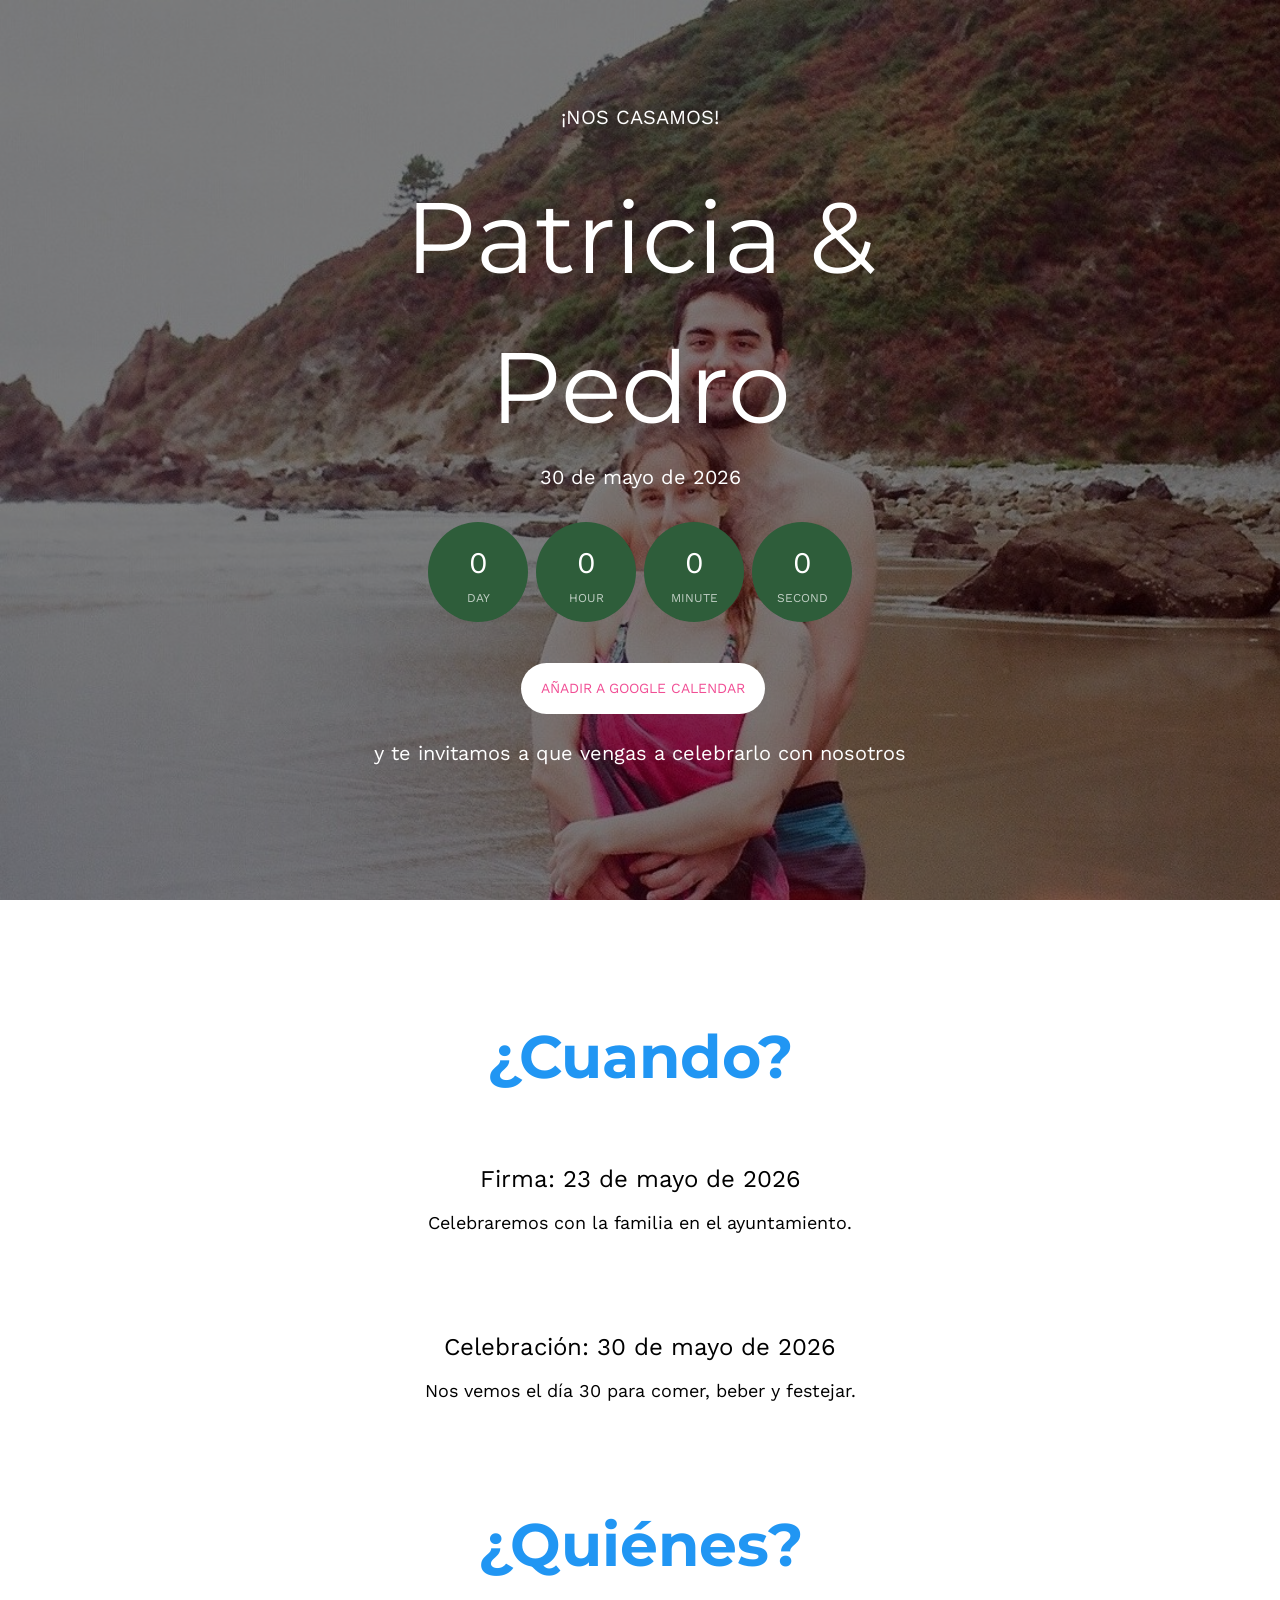
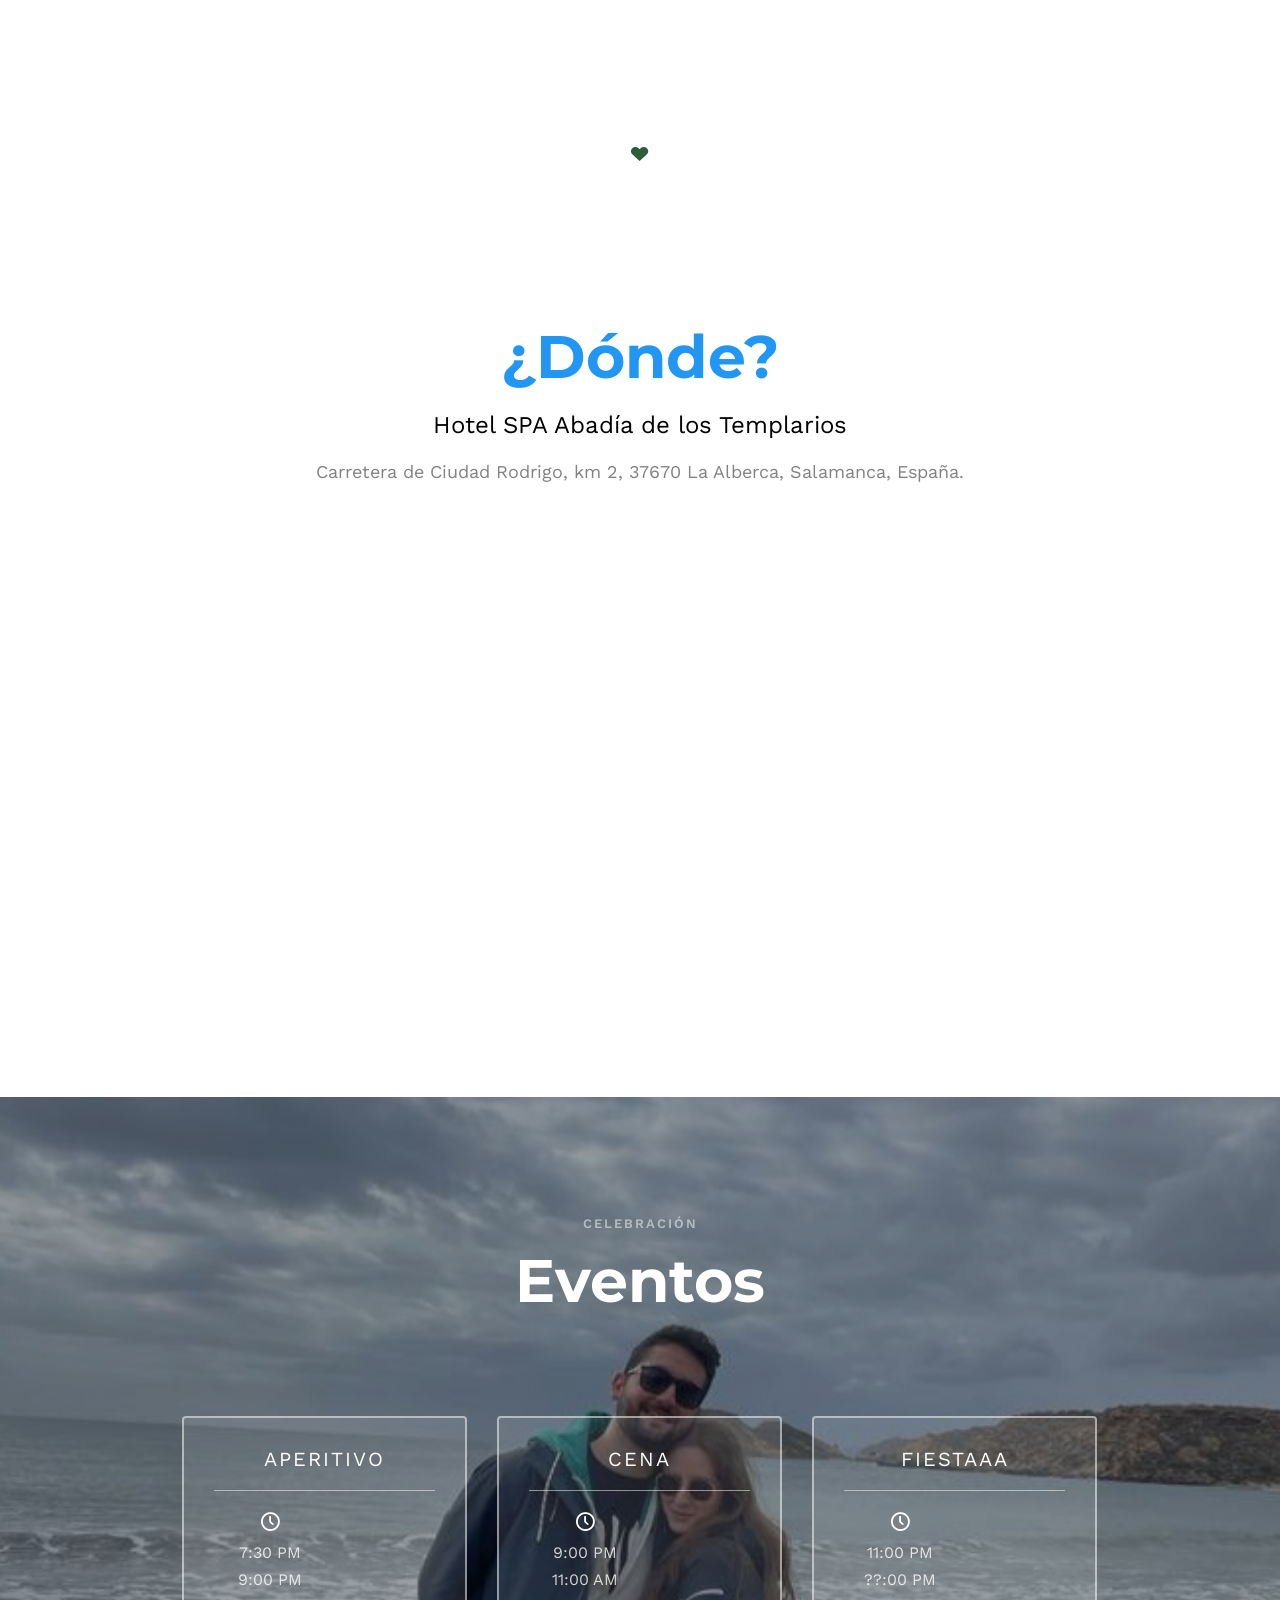
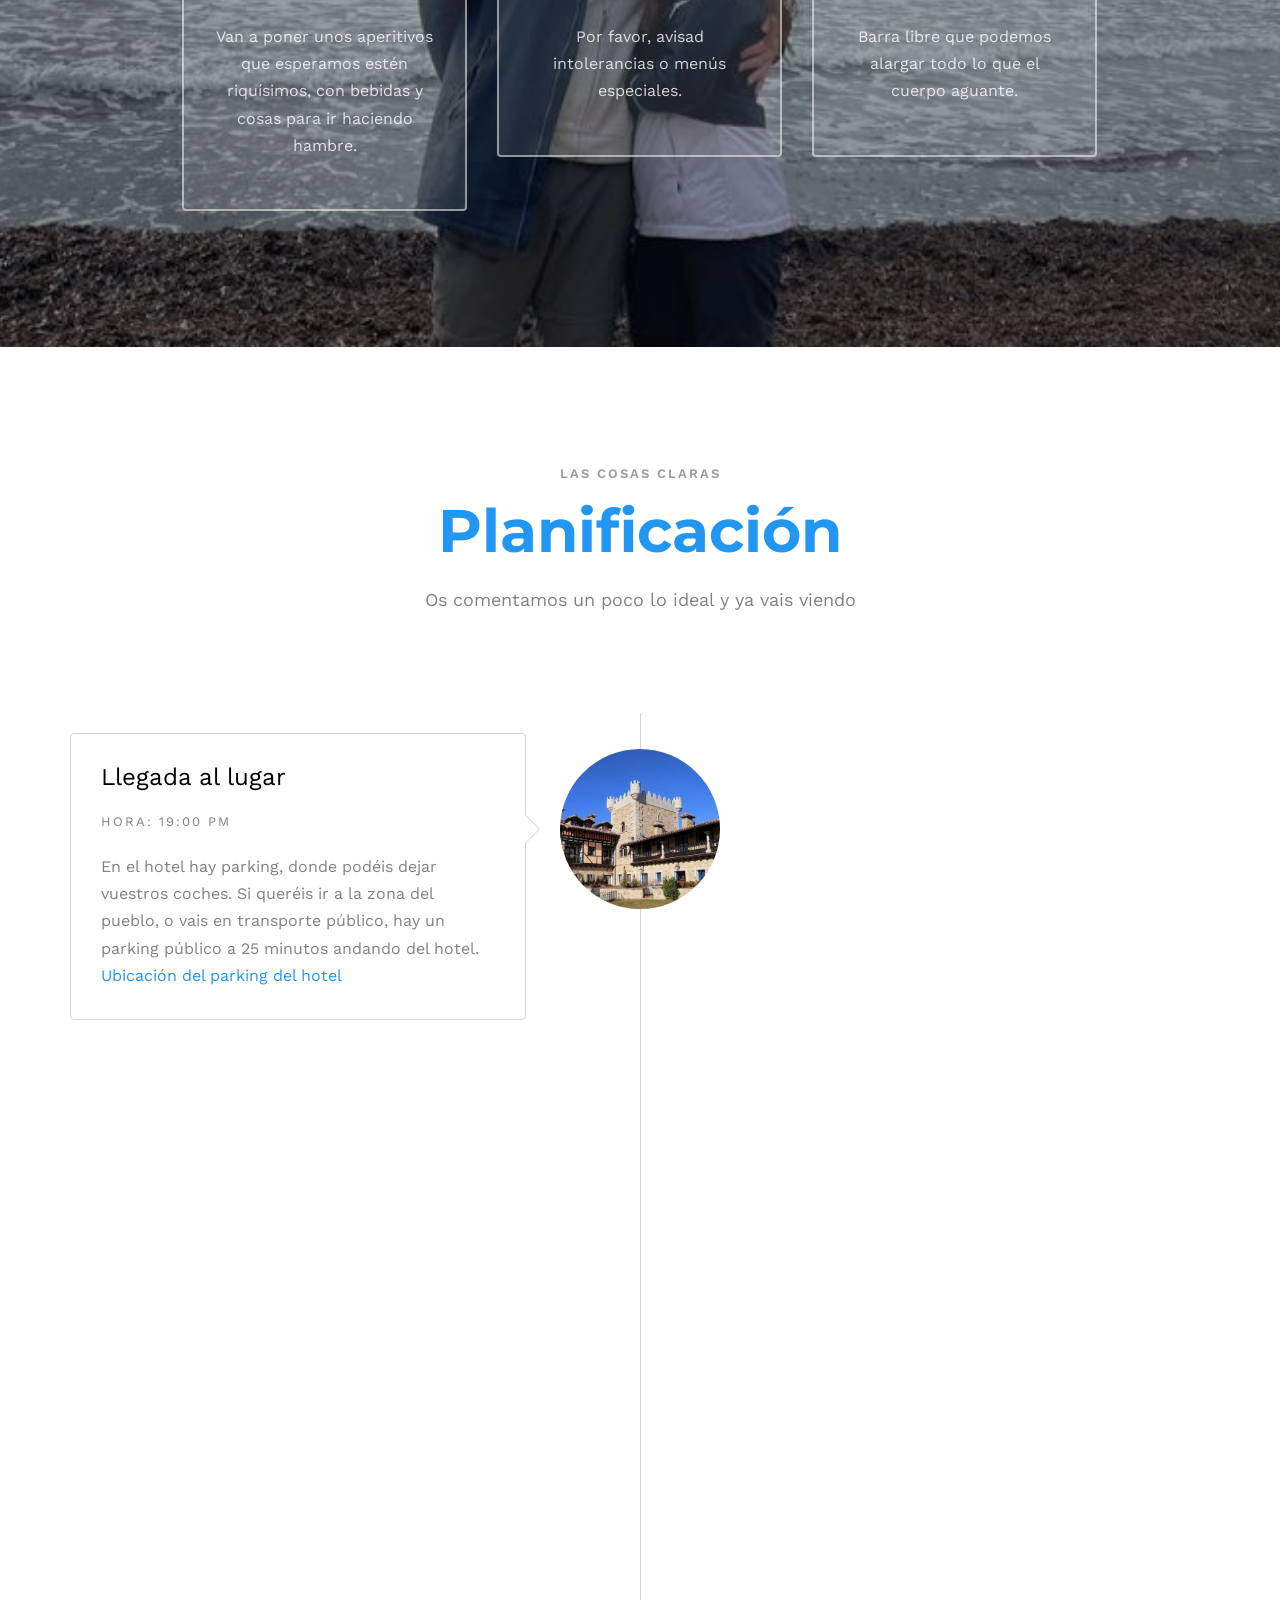
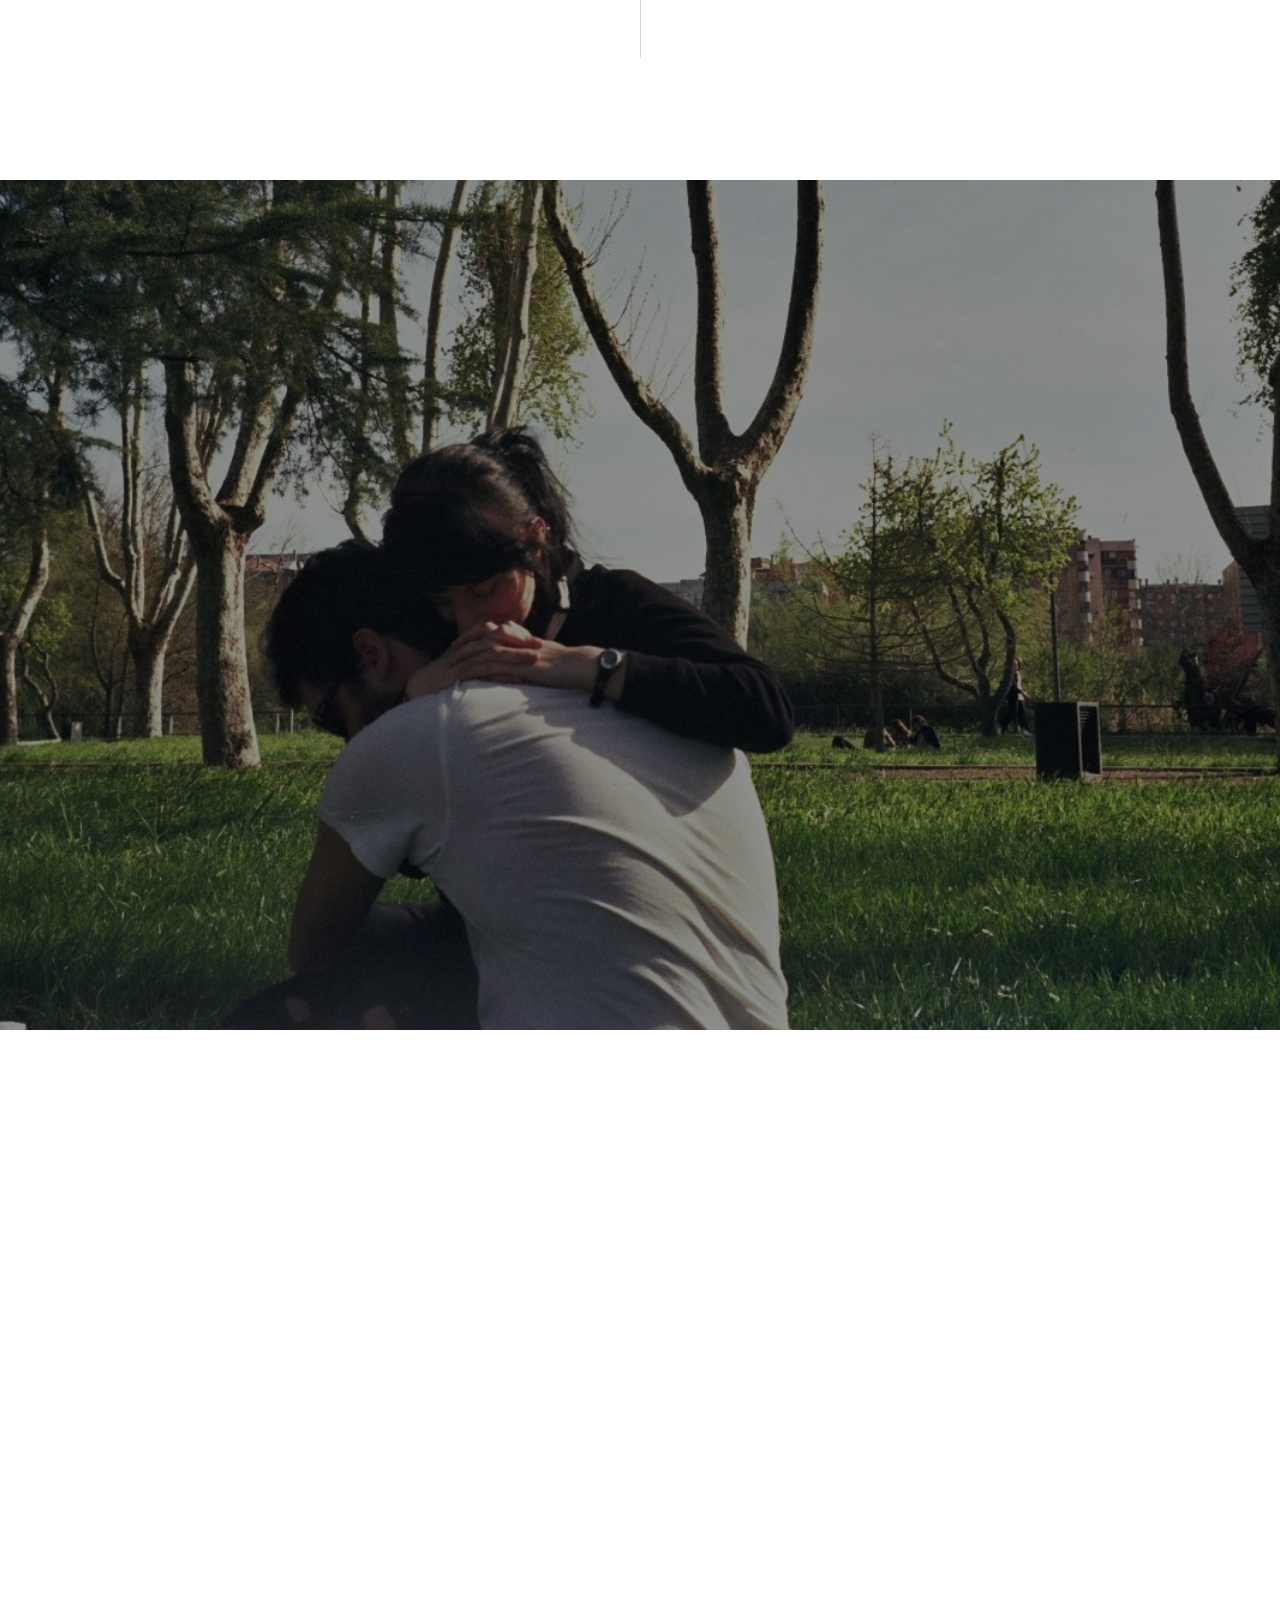
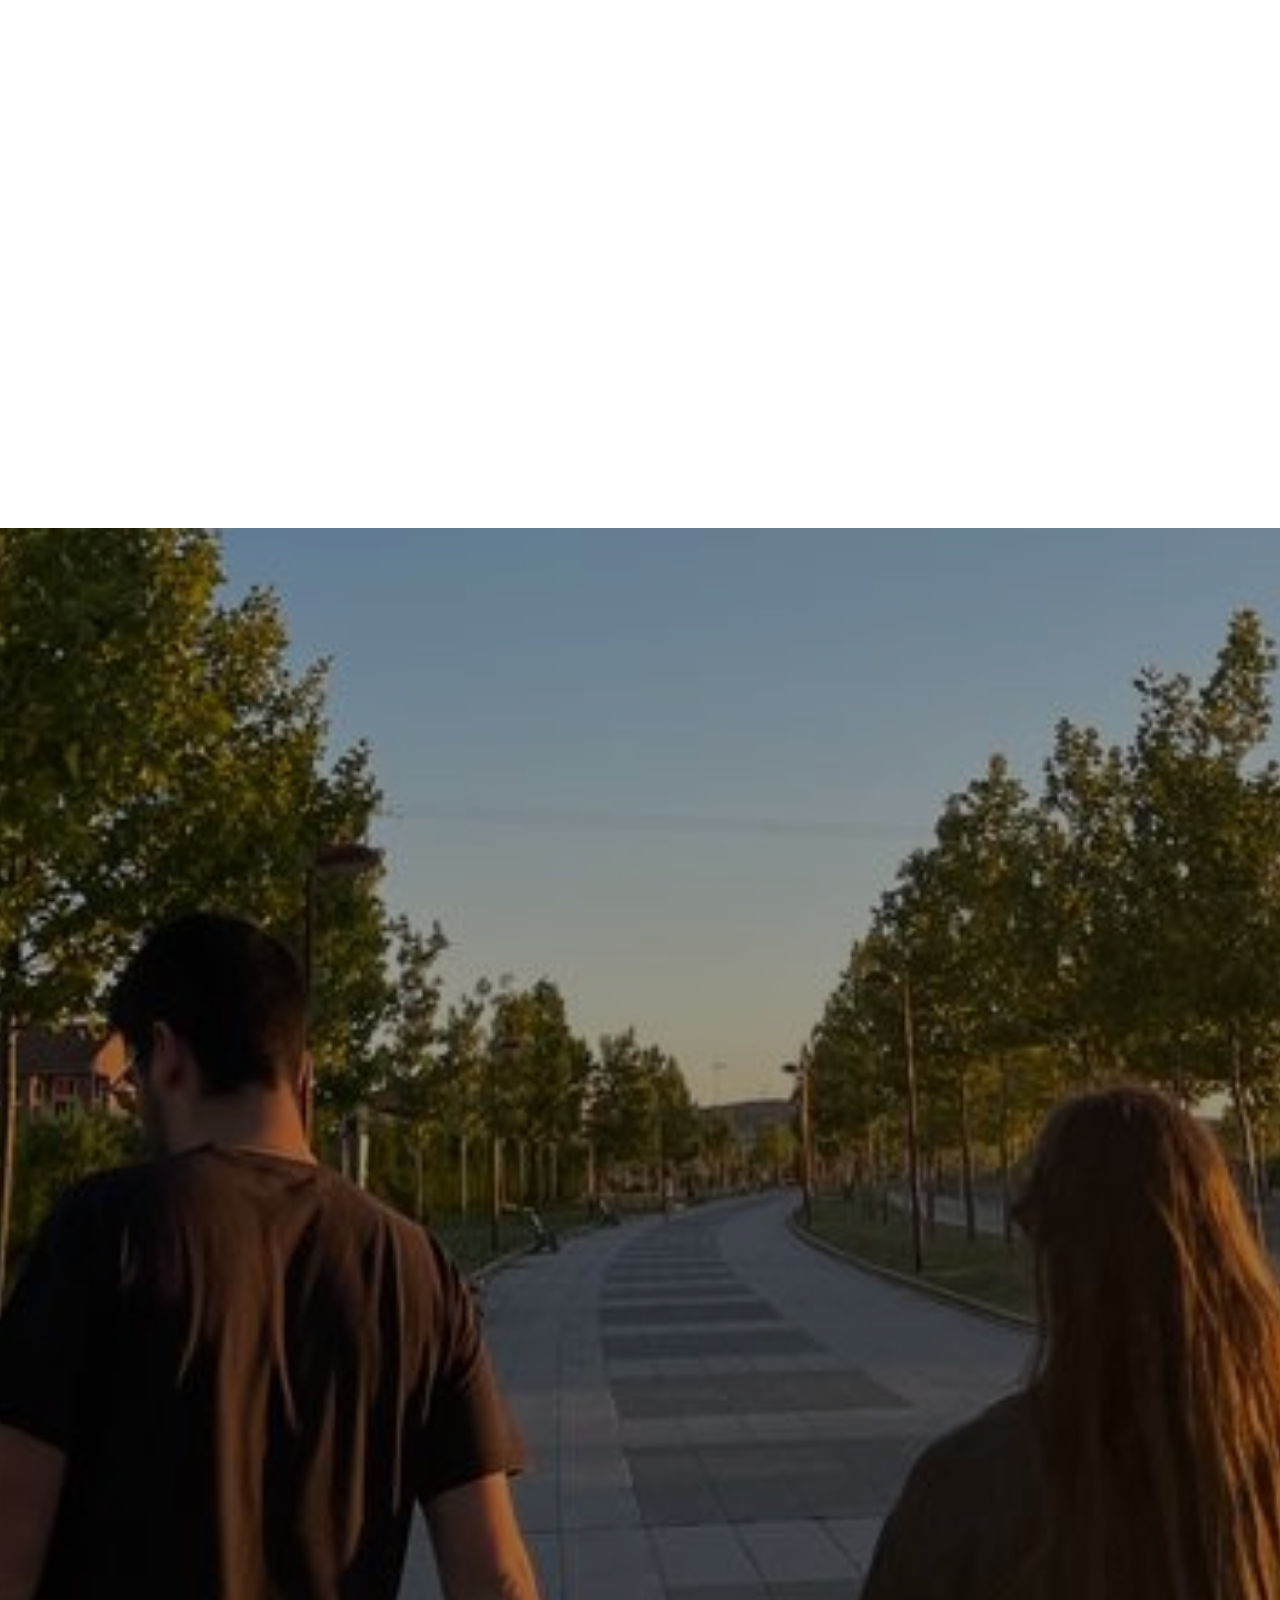
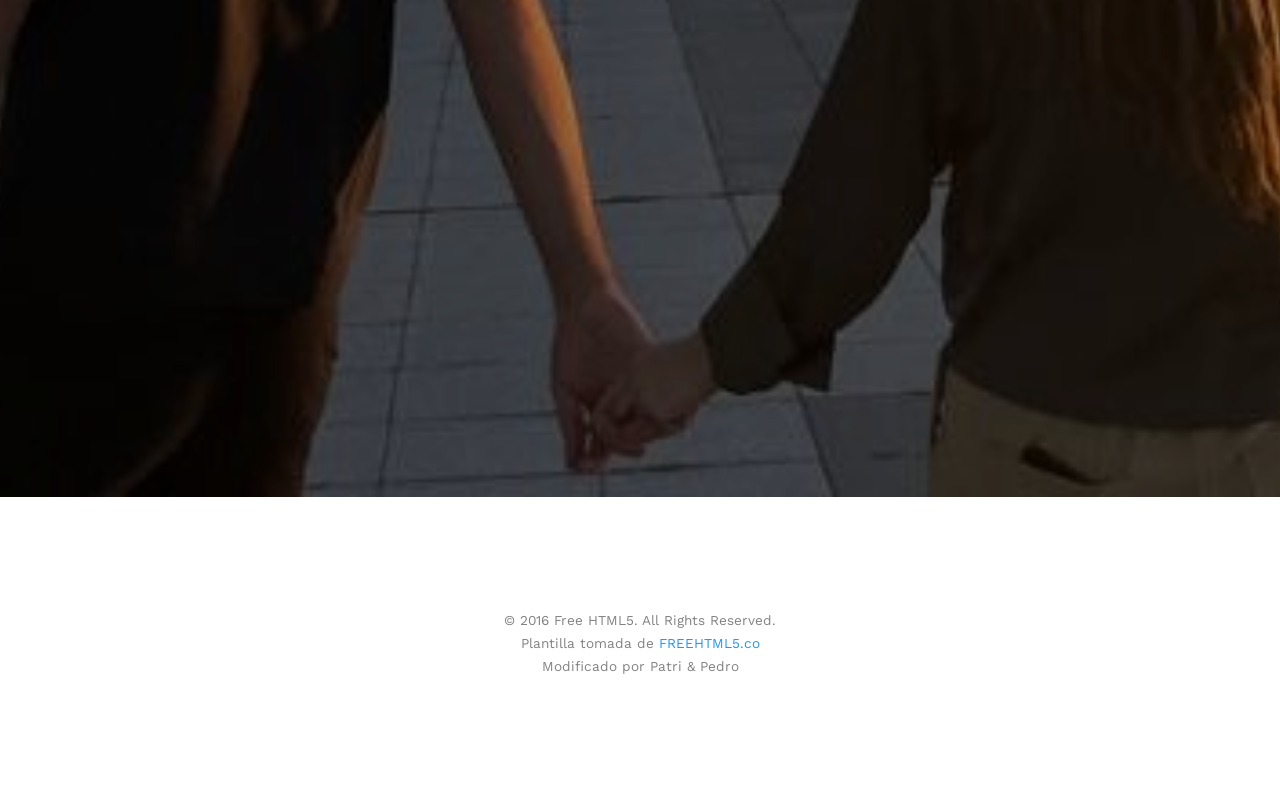
<file: index.html>
<!DOCTYPE html>
<!--[if lt IE 7]>      <html class="no-js lt-ie9 lt-ie8 lt-ie7"> <![endif]-->
<!--[if IE 7]>         <html class="no-js lt-ie9 lt-ie8"> <![endif]-->
<!--[if IE 8]>         <html class="no-js lt-ie9"> <![endif]-->
<!--[if gt IE 8]><!--> <html class="no-js"> <!--<![endif]-->
	<head>
	<meta charset="utf-8">
	<meta http-equiv="X-UA-Compatible" content="IE=edge">
	<title>Invitación &mdash; Patricia & Pedro</title>
	<meta name="viewport" content="width=device-width, initial-scale=1">
	<meta name="description" content="¡NOS CASAMOS! y te invitamos a que vengas a celebrarlo con nosotros" />
	<meta name="keywords" content="boda, evento privado" />
	<meta name="author" content="Patricia & Pedro" />

  <!-- 
	//////////////////////////////////////////////////////

	FREE HTML5 TEMPLATE 
	DESIGNED & DEVELOPED by FREEHTML5.CO
		
	Website: 		http://freehtml5.co/
	Email: 			info@freehtml5.co
	Twitter: 		http://twitter.com/fh5co
	Facebook: 		https://www.facebook.com/fh5co

	//////////////////////////////////////////////////////
	 -->

  	<!-- Facebook and Twitter integration -->
	<meta property="og:title" content=""/>
	<meta property="og:image" content=""/>
	<meta property="og:url" content=""/>
	<meta property="og:site_name" content=""/>
	<meta property="og:description" content=""/>
	<meta name="twitter:title" content="" />
	<meta name="twitter:image" content="" />
	<meta name="twitter:url" content="" />
	<meta name="twitter:card" content="" />

	<link href='https://fonts.googleapis.com/css?family=Work+Sans:400,300,600,400italic,700' rel='stylesheet' type='text/css'>
	<link href="https://fonts.googleapis.com/css?family=Sacramento" rel="stylesheet">
	
	<!-- Animate.css -->
	<link rel="stylesheet" href="css/animate.css">
	<!-- Icomoon Icon Fonts-->
	<link rel="stylesheet" href="css/icomoon.css">
	<!-- Bootstrap  -->
	<link rel="stylesheet" href="css/bootstrap.css">

	<!-- Magnific Popup -->
	<link rel="stylesheet" href="css/magnific-popup.css">

	<!-- Owl Carousel  -->
	<link rel="stylesheet" href="css/owl.carousel.min.css">
	<link rel="stylesheet" href="css/owl.theme.default.min.css">

	<!-- Theme style  -->
	<link rel="stylesheet" href="css/style.css">

	<!-- Modernizr JS -->
	<script src="js/modernizr-2.6.2.min.js"></script>
	<!-- FOR IE9 below -->
	<!--[if lt IE 9]>
	<script src="js/respond.min.js"></script>
	<![endif]-->
<meta charset="UTF-8">
<link href="https://fonts.googleapis.com/css?family=Work+Sans:400,700&display=swap" rel="stylesheet">
<link href="https://fonts.googleapis.com/css?family=Montserrat:400,700&display=swap" rel="stylesheet">
		<style>
			/* Oculta el menú hamburguesa si existe */
			.fh5co-nav-toggle {
				display: none !important;
			}
		</style>
	</head>
	<body>
		
	<div class="fh5co-loader"></div>
	
	<div id="page">

	<header id="fh5co-header" class="fh5co-cover" role="banner" style="background-image:url(images/personales/04830017-horizontal.JPG);" data-stellar-background-ratio="0.5">
		<div class="overlay"></div>
		<div class="container">
			<div class="row">
				<div class="col-md-8 col-md-offset-2 text-center">
					<div class="display-t">
						<div class="display-tc animate-box" data-animate-effect="fadeIn">
							<h2> ¡NOS CASAMOS!</h2>
							<h1>Patricia &amp; Pedro</h1>
							<h2> 30 de mayo de 2026</h2>

							<div class="simply-countdown simply-countdown-one"></div>
							<p>
								<!--<a href="#" class="btn btn-default btn-sm">Guárdate esta fecha</a>-->
								<a href="https://calendar.google.com/calendar/render?action=TEMPLATE&text=Patricia+%26+Pedro+Boda&ctz=Europe/Madrid&dates=20260530T190000/20260531T020000&details=Celebración+de+la+boda+de+Patricia+y+Pedro+en+Hotel+SPA+Abadía+de+los+Templarios%2C+Salamanca%2C+España.&location=Hotel+SPA+Abadía+de+los+Templarios%2C+Salamanca%2C+España" target="_blank" class="btn btn-primary btn-sm" style="margin-left:10px;">
									Añadir a Google Calendar
								</a>
							</p>
							<h2> y te invitamos a que vengas a celebrarlo con nosotros</h2>
						</div>
					</div>
				</div>
			</div>
		</div>
	</header>

	<div id="fh5co-couple">
    <div class="container">
        <div class="row">
            <div class="col-md-8 col-md-offset-2 text-center fh5co-heading animate-box">
                <h2>¿Cuando?</h2>
				<br><br>
                <h3>Firma: 23 de mayo de 2026</h3>
				<h4>Celebraremos con la familia en el ayuntamiento.</h4>
				<br><br><br>
                <h3>Celebración: 30 de mayo de 2026</h3>
				<h4>Nos vemos el día 30 para comer, beber y festejar.</h4>
            </div>
        </div>
        <div class="row">
            <div class="col-md-8 col-md-offset-2 text-center fh5co-heading animate-box">
                <h2>¿Quiénes?</h2>
            </div>
        </div>
        <div class="couple-wrap animate-box">
            <div class="couple-half">
                <div class="groom">
                    <img src="images/personales/gato2.jpg" alt="groom" class="img-responsive">
                </div>
                <div class="desc-groom">
                    <h3>Patricia S. Gracia Artero</h3>
                    <p>La señora cero fiestas, gracias.</p>
                </div>
            </div>

            <p class="heart text-center"><i class="icon-heart2"></i></p>

            <div class="couple-half">
                <div class="bride">
                    <img src="images/personales/gato1.jpg" alt="bride" class="img-responsive">
                </div>
                <div class="desc-bride">
                    <h3>Pedro Hernández Vegas</h3>
                    <p>El señor que congela pan.</p>
                </div>
            </div>
        </div>
	        <!-- Espaciador -->
        <div style="margin-top: 60px;"></div>
        <!-- Mapa de ubicación -->
        <div class="row">
            <div class="col-md-12 text-center fh5co-heading animate-box">
				<br><br><br>
                <h2>¿Dónde?</h2>
                <h3>Hotel SPA Abadía de los Templarios</h3>
				<p>Carretera de Ciudad Rodrigo, km 2, 37670 La Alberca, Salamanca, España.</p>
            </div>
        </div>
        <div class="map-container" style="width: 100%; height: 400px;">
            <iframe
                width="100%"
                height="100%"
                frameborder="0"
                style="border:0"
                src="https://www.google.com/maps/embed?pb=!1m18!1m12!1m3!1d5056.57852788557!2d-6.118720622609601!3d40.49855047142663!2m3!1f0!2f0!3f0!3m2!1i1024!2i768!4f13.1!3m3!1m2!1s0xd637f32259c9955%3A0x1fccfedfb00e240e!2sHotel%20SPA%20Abad%C3%ADa%20de%20los%20Templarios!5e1!3m2!1ses!2ses!4v1754592334912!5m2!1ses!2ses"
                allowfullscreen=""
                loading="lazy"
                referrerpolicy="no-referrer-when-downgrade">
            </iframe>
        </div>
    </div>
</div>

	<div id="fh5co-event" class="fh5co-bg" style="background-image:url(images/personales/1706093877881-horizontal.jpg);">
		<div class="overlay"></div>
		<div class="container">
			<div class="row">
				<div class="col-md-8 col-md-offset-2 text-center fh5co-heading animate-box">
					<span>Celebración</span>
					<h2>Eventos</h2>
				</div>
			</div>
			<div class="row">
				<div class="display-t">
					<div class="display-tc">
						<div class="col-md-10 col-md-offset-1">
							<div class="col-md-4 col-sm-4 text-center">
								<div class="event-wrap animate-box">
									<h3>Aperitivo</h3>
									<div class="event-col">
										<i class="icon-clock"></i>
										<span>7:30 PM</span>
										<span>9:00 PM</span>
									</div>
        							<div class="event-col" style="visibility: hidden;"><i class="icon-calendar"></i>
										<i class="icon-calendar"></i>
										<span>---------</span>
										<span>----</span>
									</div>
									
									<p>Van a poner unos aperitivos que esperamos estén riquísimos, con bebidas y cosas para ir haciendo hambre.</p>
								</div>
							</div>
							<div class="col-md-4 col-sm-4 text-center">
								<div class="event-wrap animate-box">
									<h3>Cena</h3>
									<div class="event-col">
										<i class="icon-clock"></i>
										<span>9:00 PM</span>
										<span>11:00 AM</span>
									</div>
        							<div class="event-col" style="visibility: hidden;"><i class="icon-calendar"></i>
										<i class="icon-calendar"></i>
										<span>-----</span>
										<span>-----</span>
									</div>
									<p>Por favor, avisad intolerancias o menús especiales.</p>
								</div>
							</div>
							<div class="col-md-4 col-sm-4 text-center">
								<div class="event-wrap animate-box">
									<h3>Fiestaaa</h3>
									<div class="event-col">
										<i class="icon-clock"></i>
										<span>11:00 PM</span>
										<span>??:00 PM</span>
									</div>
        							<div class="event-col" style="visibility: hidden;"><i class="icon-calendar"></i>
										<span>-----</span>
										<span>----</span>
									</div>
									<br>
									<p>Barra libre que podemos alargar todo lo que el cuerpo aguante.</p>
								</div>
							</div>
						</div>
					</div>
				</div>
			</div>
		</div>
	</div>

	<div id="fh5co-couple-story">
		<div class="container">
			<div class="row">
				<div class="col-md-8 col-md-offset-2 text-center fh5co-heading animate-box">
					<span>Las cosas claras</span>
					<h2>Planificación</h2>
					<p>Os comentamos un poco lo ideal y ya vais viendo</p>
				</div>
			</div>
			<div class="row">
				<div class="col-md-12 col-md-offset-0">
					<ul class="timeline animate-box">
						<li class="animate-box">
							<div class="timeline-badge" style="background-image:url(images/personales/image.png);"></div>
							<div class="timeline-panel">
								<div class="timeline-heading">
									<h3 class="timeline-title">Llegada al lugar</h3>
									<span class="date">HORA: 19:00 PM</span>
								</div>
								<div class="timeline-body">
									<p>
										En el hotel hay parking, donde podéis dejar vuestros coches. Si queréis ir a la zona del pueblo, o vais en transporte público, hay un parking público a 25 minutos andando del hotel.	
										<br><a href="https://maps.app.goo.gl/VbkJ3s8pn1xzG19w6" target="_blank">
											Ubicación del parking del hotel
										</a>
									</p>
								</div>
									
							</div>
						</li>
						<li class="timeline-inverted animate-box">
							<div class="timeline-badge" style="background-image:url(images/personales/IMG_0637.jpg);"></div>
							<div class="timeline-panel">
								<div class="timeline-heading">
									<h3 class="timeline-title">Aperativo y fiesta</h3>
									<span class="date">HORA: 19:30 PM</span>
								</div>
								<div class="timeline-body">
									<p>En recepción os indicarán dónde debéis ir. El lugar del aperitivo/cóctel es exterior. Posteriormente iremos a la cena y, para finalizar, fiesta y barra libre.</p>
								</div>
							</div>
						</li>
						<li class="animate-box">
							<div class="timeline-badge" style="background-image:url(images/personales/Captura\ de\ pantalla\ 2025-08-07\ 203533.png);"></div>
							<div class="timeline-panel">
								<div class="timeline-heading">
									<h3 class="timeline-title">La noche</h3>

								</div>
								<div class="timeline-body">
									<p>Si vais a beber, os recomendamos encarecidamente dormir en el hotel o en el pueblo (por razones obvias). El hotel tiene apartamentos con varias habitaciones si queréis compartir, o habitaciones preciosas, aunque hay montones de alojamientos en el pueblo. ¡Reservad con antelación!</p>
								</div>
							</div>
						</li>
			    	</ul>
				</div>
			</div>
		</div>
	</div>

<div id="fh5co-event" class="fh5co-bg" style="background-image:url(images/personales/vieja-horizontal.JPG);">
		<div class="overlay"></div>
		<div class="container">
			<div class="row">
				<div class="col-md-8 col-md-offset-2 text-center fh5co-heading animate-box">
					<span>Mandato Real</span>
					<h2>Etiqueta</h2>
				</div>
			</div>
			<div class="row">
				<div class="display-t">
					<div class="display-tc">
						<div class="col-md-10 col-md-offset-1">
								<div class="event-wrap animate-box">
									<h3>Guapetes</h3>								
									<p>Yo creo que ya es hora de tener un evento donde nos pongamos guapos. 
										<br><br>Así que, por favor, arregladitos. No hace falta que sea caro ni nuevo, pero sí que se vea que os habéis puesto algo chulo.
										<br><br>No va a ser el típico bodorrio ni mucho menos, pero al menos algo más elegante y divertido, y tener así la excusa para ponerte ese vestido que nunca te pones, María Antonia.
									</p>
								</div>
							</div>	
						</div>
					</div>
				</div>
			</div>
		</div>
	</div>

	<div id="fh5co-couple-story">
		<div class="container">
			<div class="row">
				<div class="col-md-8 col-md-offset-2 text-center fh5co-heading animate-box">
					<h2>Comunicación</h2>
					<span>Canal oficial</span>
				</div>
			</div>
			<div class="row">
				<div class="col-md-12 col-md-offset-0">
					<ul class="timeline animate-box">
						<li class="animate-box">
							<div class="timeline-badge" style="background-image:url(images/personales/qr.jpg); background-position: center 70%;"></div>
							<div class="timeline-panel">
								<div class="timeline-heading">
									<h3 class="timeline-title">Comunidad de WhatsApp OPCIONAL</h3>
								</div>
								<div class="timeline-body">
									<p>
	No somos ultra mega fans de tener grupos de WhatsApp, pero sí que es cierto que para coordinar todo lo relacionado con la boda es lo más fácil.
	<br>Así que, si quieres, puedes unirte a la comunidad de WhatsApp que hemos creado para la ocasión.
	<br>Ahí iremos poniendo información relevante a través del canal de difusión, y podéis preguntar cualquier duda que tengáis por el chat general.
	<br>También habrá chats internos para organizar temas de transporte, alojamiento, compartir fotos bonitas o cualquier otra cosa que se os ocurra; podéis crear los chats que queráis.
	<br>Si no quieres, no pasa nada, nos escribes directamente y ya 😉
	<br><a href="https://chat.whatsapp.com/Dre0RxSY0B1BilP0qSHhHd" target="_blank">
		Invitación por enlace a la comunidad de WhatsApp
	</a>
</p>
								</div>
							</div>
						</li>						
			    	</ul>
				</div>
			</div>
		</div>
	</div>

	<div id="fh5co-started" class="fh5co-bg" style="background-image:url(images/personales/1661087481581-horizontal.jpg); background-size: cover; background-position: center;">
		<div class="overlay"></div>
		<div class="container">
			<div class="row animate-box">
				<div class="col-md-8 col-md-offset-2 text-center fh5co-heading" style="color: #fff;">
					<h2 style="color: #fff;">¡Apúntate!</h2>
					<p style="font-size: 18px;">Si no quieres o no puedes venir, no hay ningún problema. Lo comprendemos perfectamente y esta invitación no fuerza a nadie. Eso sí, cuanto antes lo supiéramos, mejor.
						<br> <br> Si puedes y quieres venir, nos haces un favor rellenando este formulario. Pero si no quieres, nos escribes directamente y ya 😉</p>
				</div>
			</div>
			<div class="row animate-box">
				<div class="col-md-10 col-md-offset-1">
					<div style="background: rgba(255, 255, 255, 0.95); padding: 30px; border-radius: 10px; box-shadow: 0 0 20px rgba(0,0,0,0.2);">
						<iframe src="https://docs.google.com/forms/d/e/1FAIpQLSeB-c5Mp_4YWOjnpd-VU0xcT3p5u36wtphVD2qWpcsfjfG6tg/viewform?embedded=true" width="100%" height="975" frameborder="0" marginheight="0" marginwidth="0">Cargando…</iframe>
					</div>
				</div>
			</div>
		</div>
	</div>


	<footer id="fh5co-footer" role="contentinfo">
		<div class="container">

			<div class="row copyright">
				<div class="col-md-12 text-center">
					<p>

						<small class="block">&copy; 2016 Free HTML5. All Rights Reserved.</small> 
						<small class="block">Plantilla tomada de <a href="http://freehtml5.co/" target="_blank">FREEHTML5.co</a></small>
						<small class="block">Modificado por Patri & Pedro</small>
					</p>

				</div>
			</div>

		</div>
	</footer>
	</div>

	<div class="gototop js-top">
		<a href="#" class="js-gotop"><i class="icon-arrow-up"></i></a>
	</div>
	
	<!-- jQuery -->
	<script src="js/jquery.min.js"></script>
	<!-- jQuery Easing -->
	<script src="js/jquery.easing.1.3.js"></script>
	<!-- Bootstrap -->
	<script src="js/bootstrap.min.js"></script>
	<!-- Waypoints -->
	<script src="js/jquery.waypoints.min.js"></script>
	<!-- Carousel -->
	<script src="js/owl.carousel.min.js"></script>
	<!-- countTo -->
	<script src="js/jquery.countTo.js"></script>

	<!-- Stellar -->
	<script src="js/jquery.stellar.min.js"></script>
	<!-- Magnific Popup -->
	<script src="js/jquery.magnific-popup.min.js"></script>
	<script src="js/magnific-popup-options.js"></script>

	<!-- // <script src="https://cdnjs.cloudflare.com/ajax/libs/prism/0.0.1/prism.min.js"></script> -->
	<script src="js/simplyCountdown.js"></script>
	<!-- Main -->
	<script src="js/main.js"></script>

	<script>
	// Fecha objetivo: 30 de mayo de 2026, 19:00 hora local en España
	var d = new Date(2026, 4, 30, 19, 0, 0); // Mes 4 = mayo (0-indexed)

    // default example
    simplyCountdown('.simply-countdown-one', {
        year: d.getFullYear(),
        month: d.getMonth() + 1,
        day: d.getDate(),
        hours: d.getHours(),
        minutes: d.getMinutes(),
        enableUtc: false
    });

    // jQuery example
    $('#simply-countdown-losange').simplyCountdown({
        year: d.getFullYear(),
        month: d.getMonth() + 1,
        day: d.getDate(),
        hours: d.getHours(),
        minutes: d.getMinutes(),
        enableUtc: false
    });
</script>

	</body>
</html>
</file>
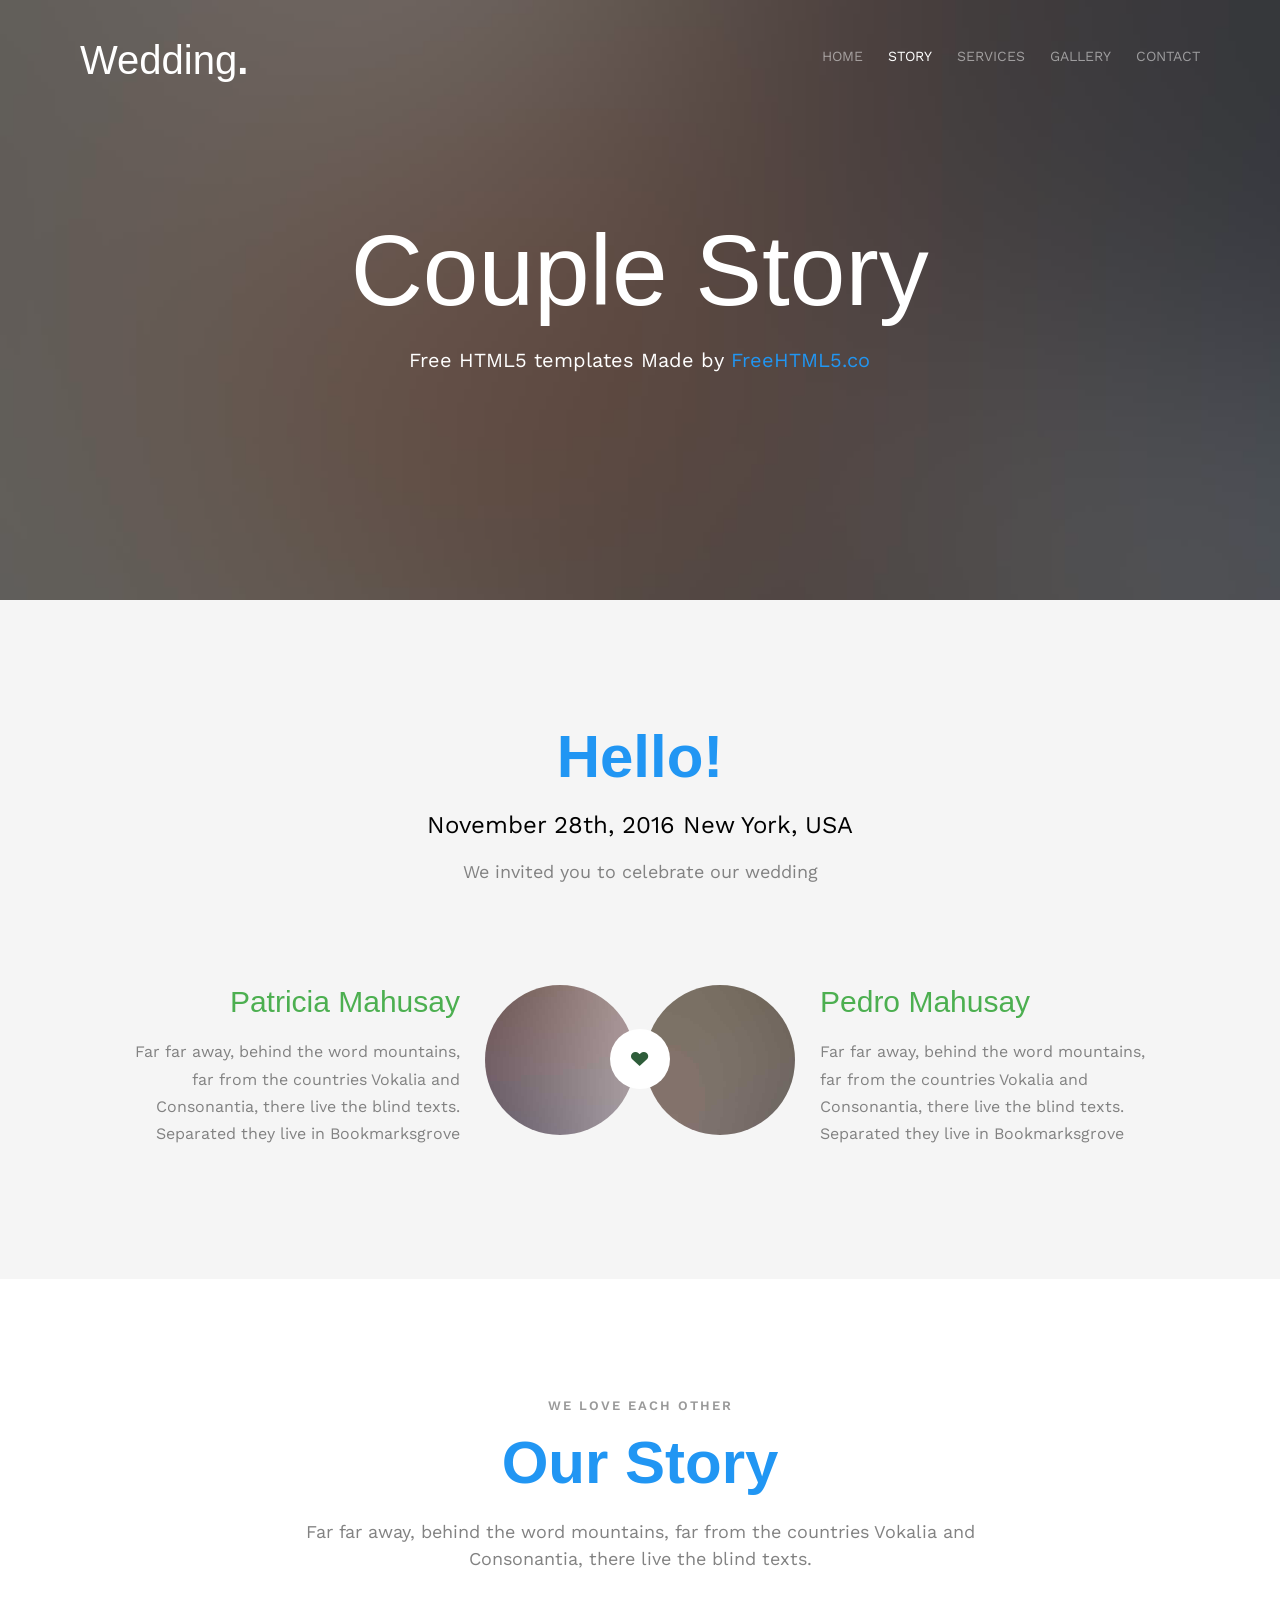
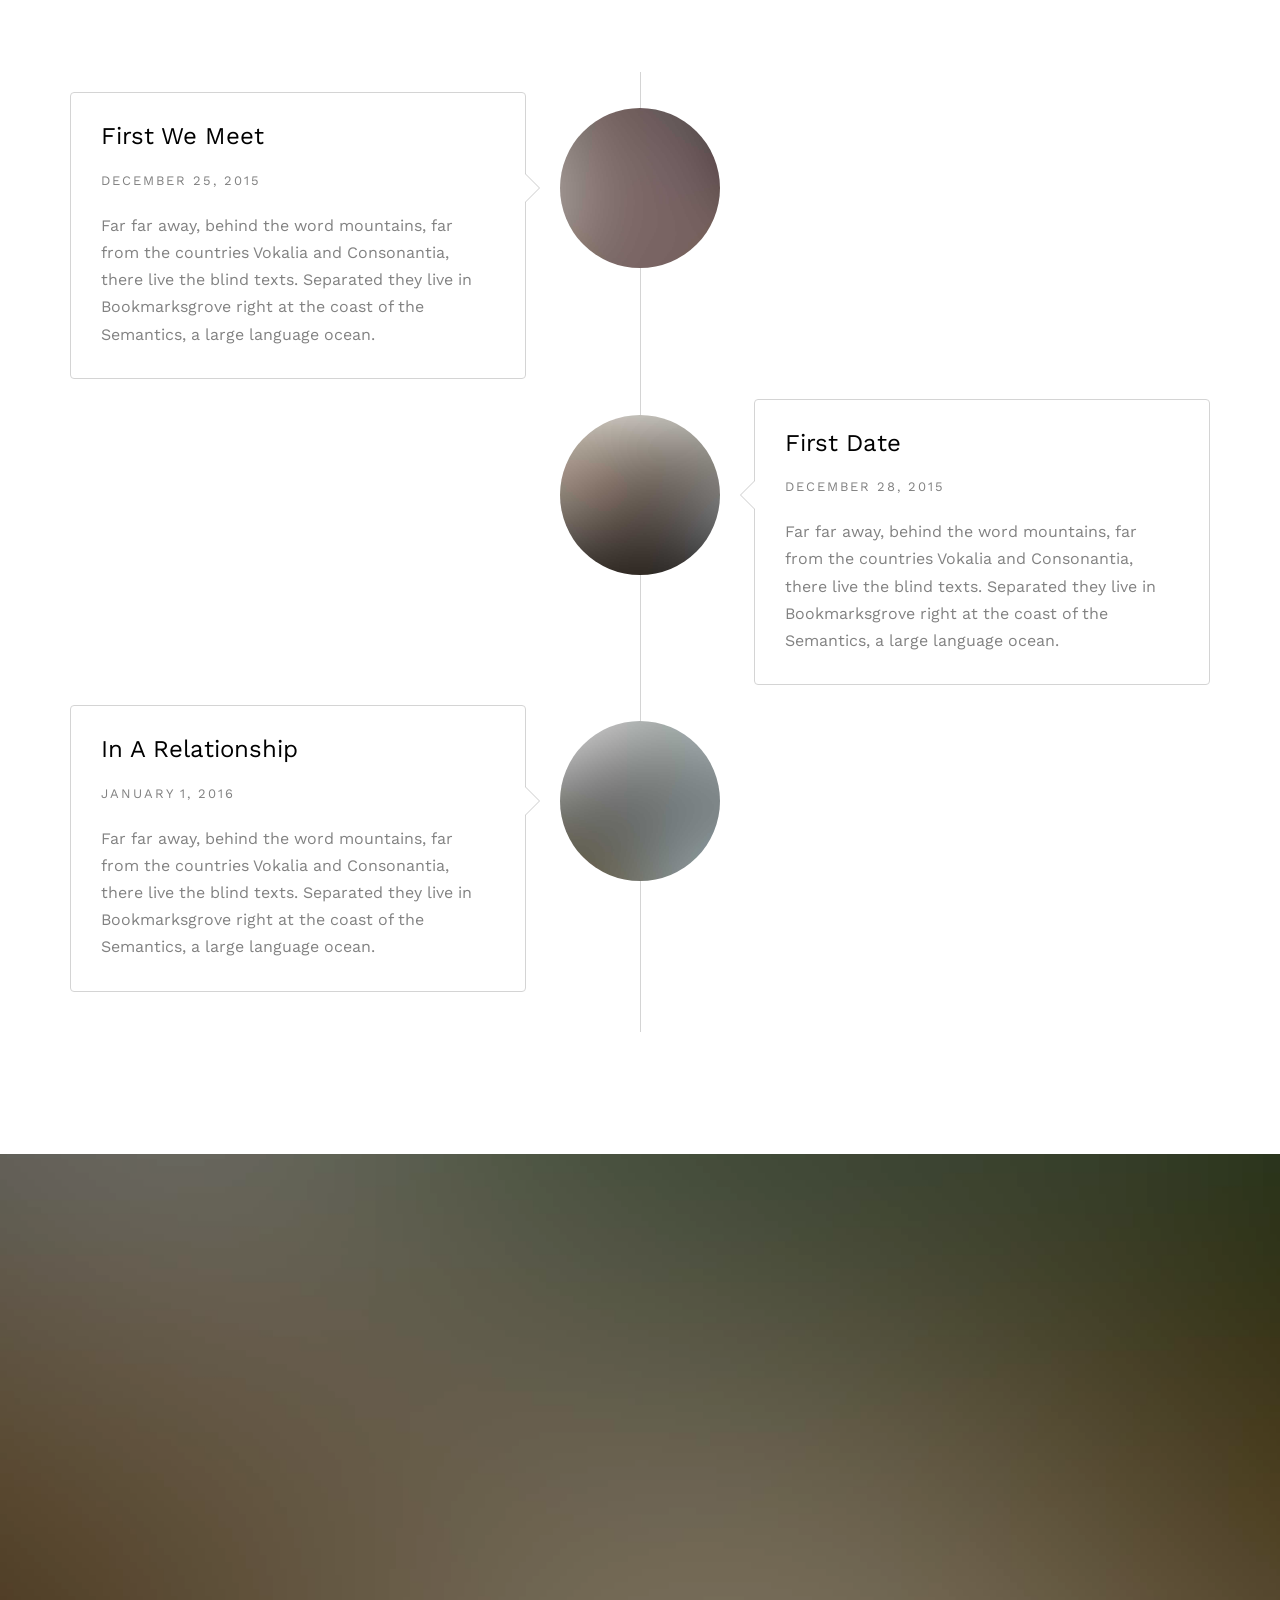
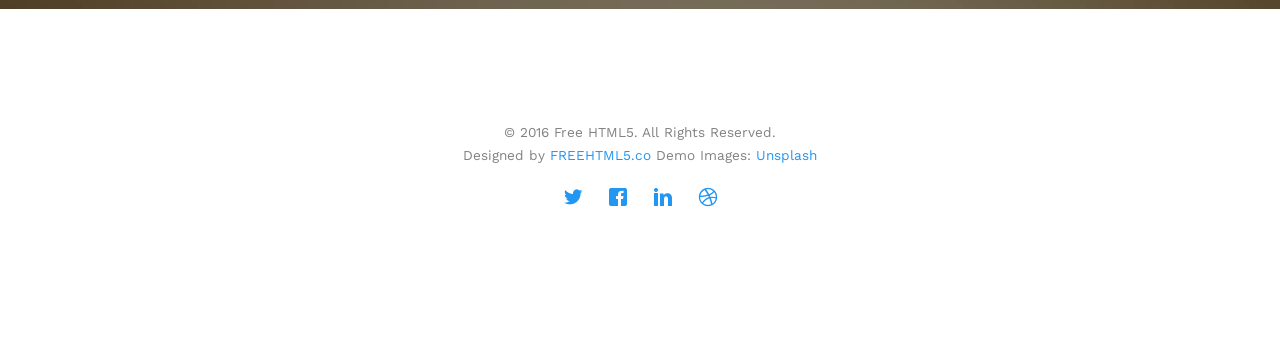
<file: about.html>
<!DOCTYPE html>
<!--[if lt IE 7]>      <html class="no-js lt-ie9 lt-ie8 lt-ie7"> <![endif]-->
<!--[if IE 7]>         <html class="no-js lt-ie9 lt-ie8"> <![endif]-->
<!--[if IE 8]>         <html class="no-js lt-ie9"> <![endif]-->
<!--[if gt IE 8]><!--> <html class="no-js"> <!--<![endif]-->
	<head>
	<meta charset="utf-8">
	<meta http-equiv="X-UA-Compatible" content="IE=edge">
	<title>Wedding &mdash; 100% Free Fully Responsive HTML5 Template by FREEHTML5.co</title>
	<meta name="viewport" content="width=device-width, initial-scale=1">
	<meta name="description" content="Free HTML5 Template by FREEHTML5.CO" />
	<meta name="keywords" content="free html5, free template, free bootstrap, html5, css3, mobile first, responsive" />
	<meta name="author" content="FREEHTML5.CO" />

  <!-- 
	//////////////////////////////////////////////////////

	FREE HTML5 TEMPLATE 
	DESIGNED & DEVELOPED by FREEHTML5.CO
		
	Website: 		http://freehtml5.co/
	Email: 			info@freehtml5.co
	Twitter: 		http://twitter.com/fh5co
	Facebook: 		https://www.facebook.com/fh5co

	//////////////////////////////////////////////////////
	 -->

  	<!-- Facebook and Twitter integration -->
	<meta property="og:title" content=""/>
	<meta property="og:image" content=""/>
	<meta property="og:url" content=""/>
	<meta property="og:site_name" content=""/>
	<meta property="og:description" content=""/>
	<meta name="twitter:title" content="" />
	<meta name="twitter:image" content="" />
	<meta name="twitter:url" content="" />
	<meta name="twitter:card" content="" />

	<link href='https://fonts.googleapis.com/css?family=Work+Sans:400,300,600,400italic,700' rel='stylesheet' type='text/css'>
	<link href="https://fonts.googleapis.com/css?family=Sacramento" rel="stylesheet">
	
	<!-- Animate.css -->
	<link rel="stylesheet" href="css/animate.css">
	<!-- Icomoon Icon Fonts-->
	<link rel="stylesheet" href="css/icomoon.css">
	<!-- Bootstrap  -->
	<link rel="stylesheet" href="css/bootstrap.css">

	<!-- Magnific Popup -->
	<link rel="stylesheet" href="css/magnific-popup.css">

	<!-- Owl Carousel  -->
	<link rel="stylesheet" href="css/owl.carousel.min.css">
	<link rel="stylesheet" href="css/owl.theme.default.min.css">

	<!-- Theme style  -->
	<link rel="stylesheet" href="css/style.css">

	<!-- Modernizr JS -->
	<script src="js/modernizr-2.6.2.min.js"></script>
	<!-- FOR IE9 below -->
	<!--[if lt IE 9]>
	<script src="js/respond.min.js"></script>
	<![endif]-->

	</head>
	<body>
		
	<div class="fh5co-loader"></div>
	
	<div id="page">
	<nav class="fh5co-nav" role="navigation">
		<div class="container">
			<div class="row">
				<div class="col-xs-2">
					<div id="fh5co-logo"><a href="index.html">Wedding<strong>.</strong></a></div>
				</div>
				<div class="col-xs-10 text-right menu-1">
					<ul>
						<li><a href="index.html">Home</a></li>
						<li class="active"><a href="about.html">Story</a></li>
						<li class="has-dropdown">
							<a href="services.html">Services</a>
							<ul class="dropdown">
								<li><a href="#">Web Design</a></li>
								<li><a href="#">eCommerce</a></li>
								<li><a href="#">Branding</a></li>
								<li><a href="#">API</a></li>
							</ul>
						</li>
						<li class="has-dropdown">
							<a href="gallery.html">Gallery</a>
							<ul class="dropdown">
								<li><a href="#">HTML5</a></li>
								<li><a href="#">CSS3</a></li>
								<li><a href="#">Sass</a></li>
								<li><a href="#">jQuery</a></li>
							</ul>
						</li>
						<li><a href="contact.html">Contact</a></li>
					</ul>
				</div>
			</div>
			
		</div>
	</nav>

	<header id="fh5co-header" class="fh5co-cover fh5co-cover-sm" role="banner" style="background-image:url(images/img_bg_1.jpg);">
		<div class="overlay"></div>
		<div class="fh5co-container">
			<div class="row">
				<div class="col-md-8 col-md-offset-2 text-center">
					<div class="display-t">
						<div class="display-tc animate-box" data-animate-effect="fadeIn">
							<h1>Couple Story</h1>
							<h2>Free HTML5 templates Made by <a href="http://freehtml5.co" target="_blank">FreeHTML5.co</a></h2>
						</div>
					</div>
				</div>
			</div>
		</div>
	</header>

	<div id="fh5co-couple" class="fh5co-section-gray">
		<div class="container">
			<div class="row">
				<div class="col-md-8 col-md-offset-2 text-center fh5co-heading animate-box">
					<h2>Hello!</h2>
					<h3>November 28th, 2016 New York, USA</h3>
					<p>We invited you to celebrate our wedding</p>
				</div>
			</div>
			<div class="couple-wrap animate-box">
				<div class="couple-half">
					<div class="groom">
						<img src="images/groom.jpg" alt="groom" class="img-responsive">
					</div>
					<div class="desc-groom">
						<h3>Patricia Mahusay</h3>
						<p>Far far away, behind the word mountains, far from the countries Vokalia and Consonantia, there live the blind texts. Separated they live in Bookmarksgrove</p>
					</div>
				</div>
				<p class="heart text-center"><i class="icon-heart2"></i></p>
				<div class="couple-half">
					<div class="bride">
						<img src="images/bride.jpg" alt="groom" class="img-responsive">
					</div>
					<div class="desc-bride">
						<h3>Pedro Mahusay</h3>
						<p>Far far away, behind the word mountains, far from the countries Vokalia and Consonantia, there live the blind texts. Separated they live in Bookmarksgrove</p>
					</div>
				</div>
			</div>
		</div>
	</div>

	<div id="fh5co-couple-story">
		<div class="container">
			<div class="row">
				<div class="col-md-8 col-md-offset-2 text-center fh5co-heading animate-box">
					<span>We Love Each Other</span>
					<h2>Our Story</h2>
					<p>Far far away, behind the word mountains, far from the countries Vokalia and Consonantia, there live the blind texts.</p>
				</div>
			</div>
			<div class="row">
				<div class="col-md-12 col-md-offset-0">
					<ul class="timeline animate-box">
						<li class="animate-box">
							<div class="timeline-badge" style="background-image:url(images/couple-1.jpg);"></div>
							<div class="timeline-panel">
								<div class="timeline-heading">
									<h3 class="timeline-title">First We Meet</h3>
									<span class="date">December 25, 2015</span>
								</div>
								<div class="timeline-body">
									<p>Far far away, behind the word mountains, far from the countries Vokalia and Consonantia, there live the blind texts. Separated they live in Bookmarksgrove right at the coast of the Semantics, a large language ocean.</p>
								</div>
							</div>
						</li>
						<li class="timeline-inverted animate-box">
							<div class="timeline-badge" style="background-image:url(images/couple-2.jpg);"></div>
							<div class="timeline-panel">
								<div class="timeline-heading">
									<h3 class="timeline-title">First Date</h3>
									<span class="date">December 28, 2015</span>
								</div>
								<div class="timeline-body">
									<p>Far far away, behind the word mountains, far from the countries Vokalia and Consonantia, there live the blind texts. Separated they live in Bookmarksgrove right at the coast of the Semantics, a large language ocean.</p>
								</div>
							</div>
						</li>
						<li class="animate-box">
							<div class="timeline-badge" style="background-image:url(images/couple-3.jpg);"></div>
							<div class="timeline-panel">
								<div class="timeline-heading">
									<h3 class="timeline-title">In A Relationship</h3>
									<span class="date">January 1, 2016</span>
								</div>
								<div class="timeline-body">
									<p>Far far away, behind the word mountains, far from the countries Vokalia and Consonantia, there live the blind texts. Separated they live in Bookmarksgrove right at the coast of the Semantics, a large language ocean.</p>
								</div>
							</div>
						</li>
			    	</ul>
				</div>
			</div>
		</div>
	</div>

	<div id="fh5co-started" class="fh5co-bg" style="background-image:url(images/img_bg_4.jpg);">
		<div class="overlay"></div>
		<div class="container">
			<div class="row animate-box">
				<div class="col-md-8 col-md-offset-2 text-center fh5co-heading">
					<h2>Are You Attending?</h2>
					<p>Please Fill-up the form to notify you that you're attending. Thanks.</p>
				</div>
			</div>
			<div class="row animate-box">
				<div class="col-md-10 col-md-offset-1">
					<form class="form-inline">
						<div class="col-md-4 col-sm-4">
							<div class="form-group">
								<label for="name" class="sr-only">Name</label>
								<input type="name" class="form-control" id="name" placeholder="Name">
							</div>
						</div>
						<div class="col-md-4 col-sm-4">
							<div class="form-group">
								<label for="email" class="sr-only">Email</label>
								<input type="email" class="form-control" id="email" placeholder="Email">
							</div>
						</div>
						<div class="col-md-4 col-sm-4">
							<button type="submit" class="btn btn-default btn-block">I am Attending</button>
						</div>
					</form>
				</div>
			</div>
		</div>
	</div>

	<footer id="fh5co-footer" role="contentinfo">
		<div class="container">
			<!-- <div class="row row-pb-md">
				<div class="col-md-4 fh5co-widget">
					<h3>The Company</h3>
					<p>Facilis ipsum reprehenderit nemo molestias. Aut cum mollitia reprehenderit. Eos cumque dicta adipisci architecto culpa amet.</p>
					<p><a href="#">Learn More</a></p>
				</div>
				<div class="col-md-2 col-sm-4 col-xs-6 col-md-push-1">
					<ul class="fh5co-footer-links">
						<li><a href="#">About</a></li>
						<li><a href="#">Help</a></li>
						<li><a href="#">Contact</a></li>
						<li><a href="#">Terms</a></li>
						<li><a href="#">Meetups</a></li>
					</ul>
				</div>

				<div class="col-md-2 col-sm-4 col-xs-6 col-md-push-1">
					<ul class="fh5co-footer-links">
						<li><a href="#">Shop</a></li>
						<li><a href="#">Privacy</a></li>
						<li><a href="#">Testimonials</a></li>
						<li><a href="#">Handbook</a></li>
						<li><a href="#">Held Desk</a></li>
					</ul>
				</div>

				<div class="col-md-2 col-sm-4 col-xs-6 col-md-push-1">
					<ul class="fh5co-footer-links">
						<li><a href="#">Find Designers</a></li>
						<li><a href="#">Find Deelopers</a></li>
						<li><a href="#">Teams</a></li>
						<li><a href="#">Advertise</a></li>
						<li><a href="#">API</a></li>
					</ul>
				</div>
			</div> -->

			<div class="row copyright">
				<div class="col-md-12 text-center">
					<p>
						<small class="block">&copy; 2016 Free HTML5. All Rights Reserved.</small> 
						<small class="block">Designed by <a href="http://freehtml5.co/" target="_blank">FREEHTML5.co</a> Demo Images: <a href="http://unsplash.co/" target="_blank">Unsplash</a></small>
					</p>
					<p>
						<ul class="fh5co-social-icons">
							<li><a href="#"><i class="icon-twitter"></i></a></li>
							<li><a href="#"><i class="icon-facebook"></i></a></li>
							<li><a href="#"><i class="icon-linkedin"></i></a></li>
							<li><a href="#"><i class="icon-dribbble"></i></a></li>
						</ul>
					</p>
				</div>
			</div>

		</div>
	</footer>
	</div>

	<div class="gototop js-top">
		<a href="#" class="js-gotop"><i class="icon-arrow-up"></i></a>
	</div>
	
	<!-- jQuery -->
	<script src="js/jquery.min.js"></script>
	<!-- jQuery Easing -->
	<script src="js/jquery.easing.1.3.js"></script>
	<!-- Bootstrap -->
	<script src="js/bootstrap.min.js"></script>
	<!-- Waypoints -->
	<script src="js/jquery.waypoints.min.js"></script>
	<!-- Carousel -->
	<script src="js/owl.carousel.min.js"></script>
	<!-- countTo -->
	<script src="js/jquery.countTo.js"></script>

	<!-- Stellar -->
	<script src="js/jquery.stellar.min.js"></script>
	<!-- Magnific Popup -->
	<script src="js/jquery.magnific-popup.min.js"></script>
	<script src="js/magnific-popup-options.js"></script>

	<!-- Main -->
	<script src="js/main.js"></script>

	</body>
</html>
</file>
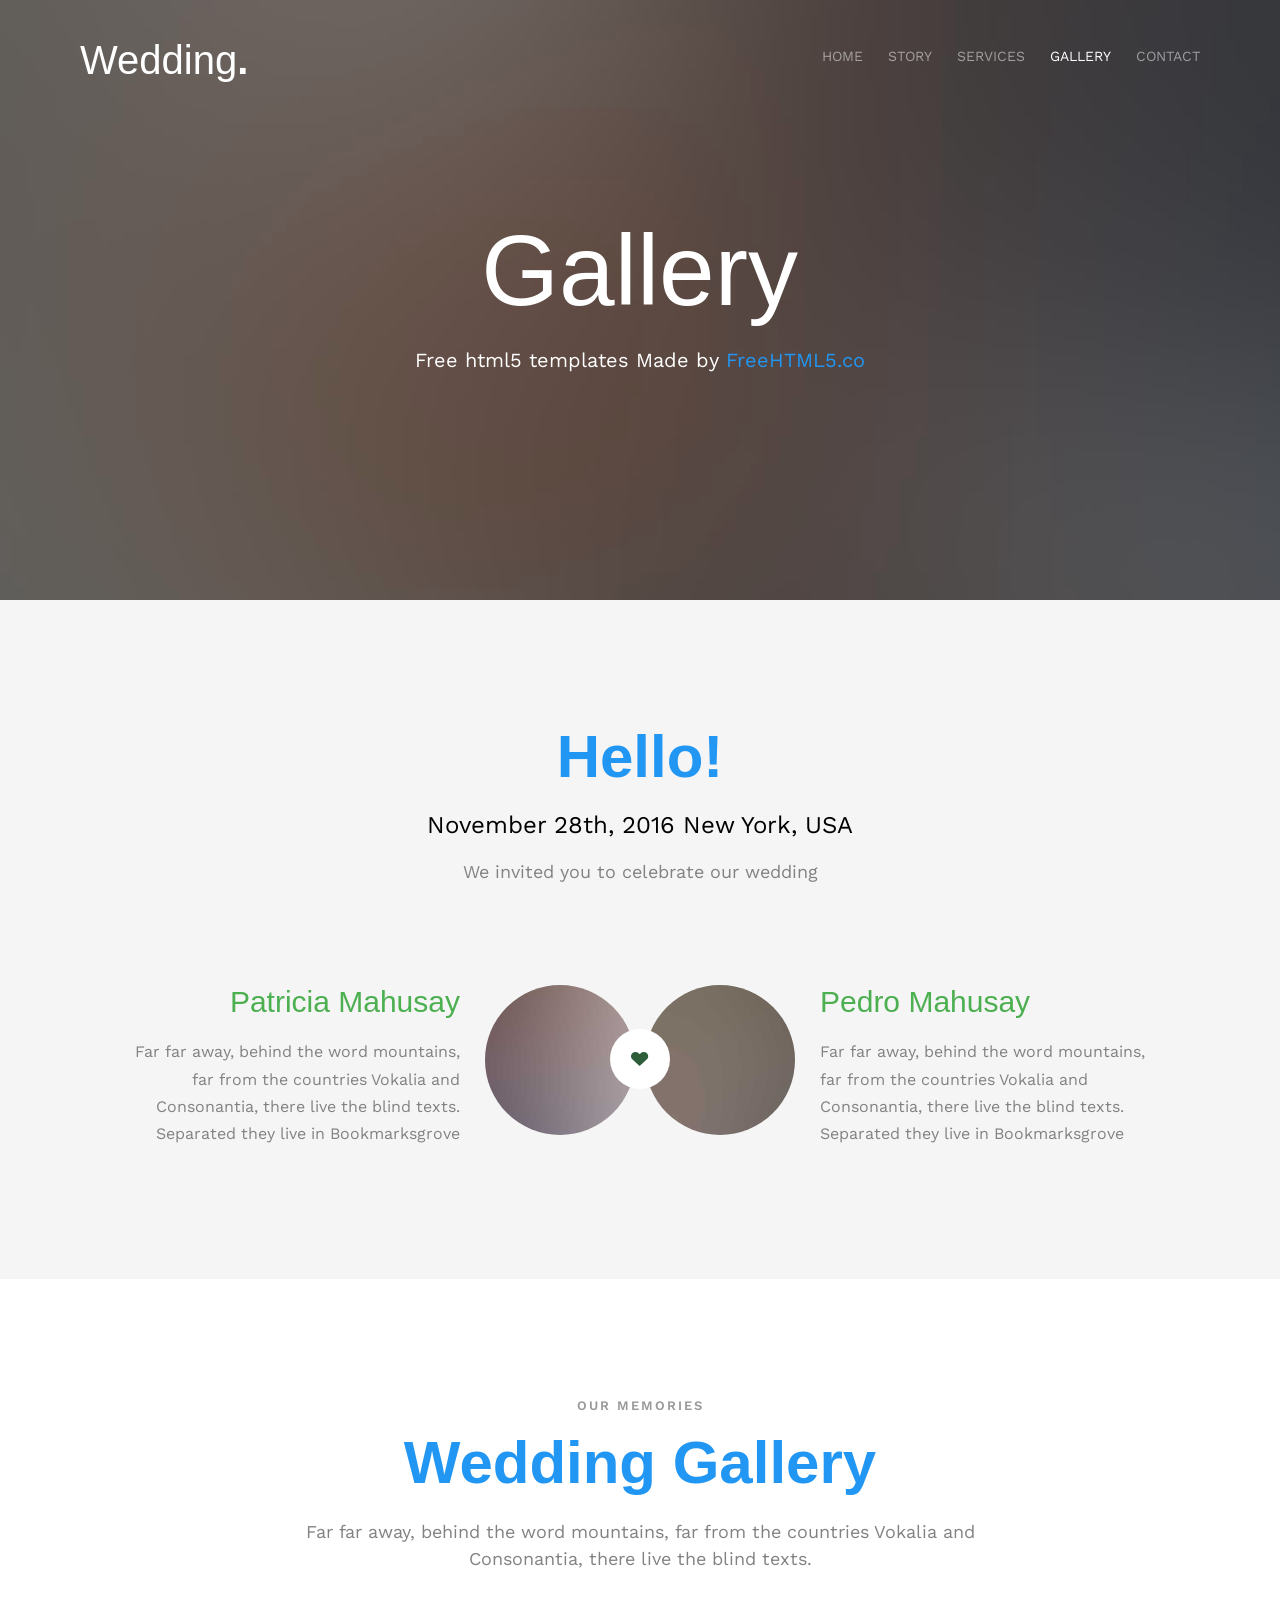
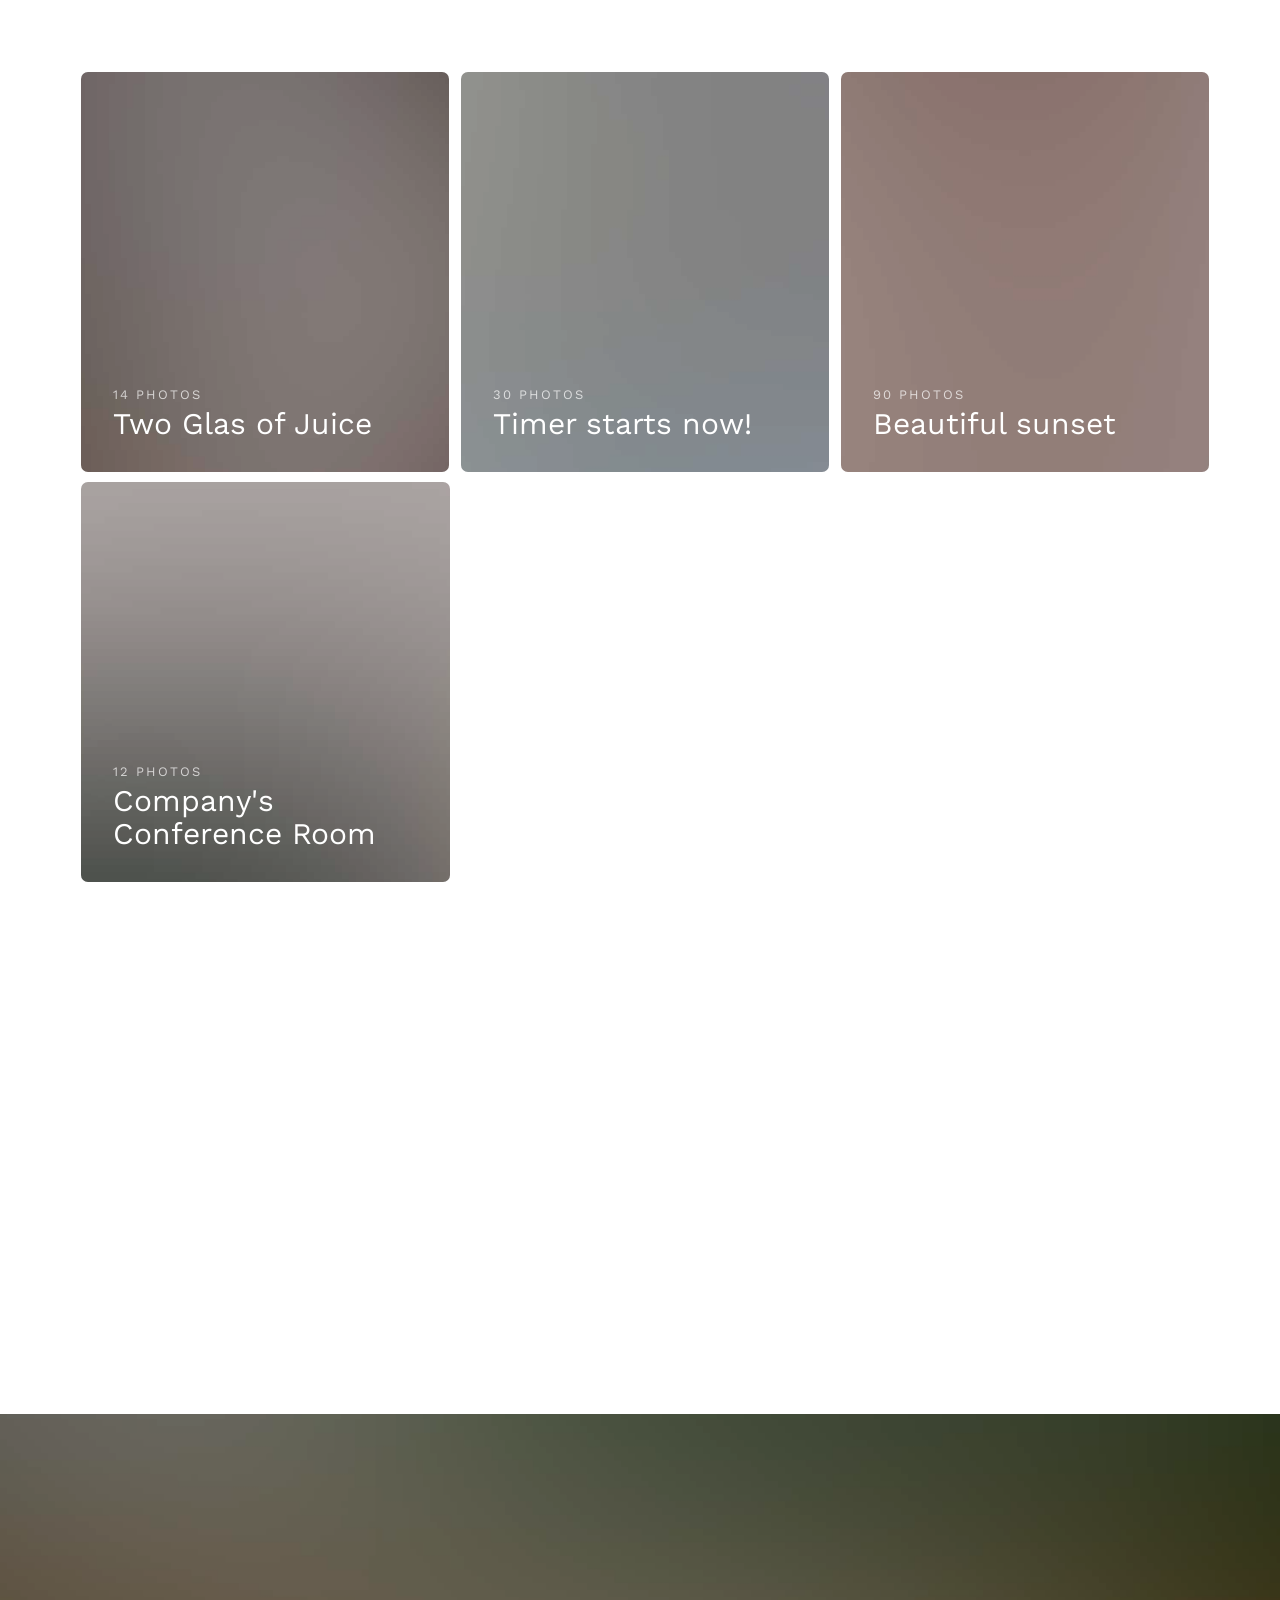
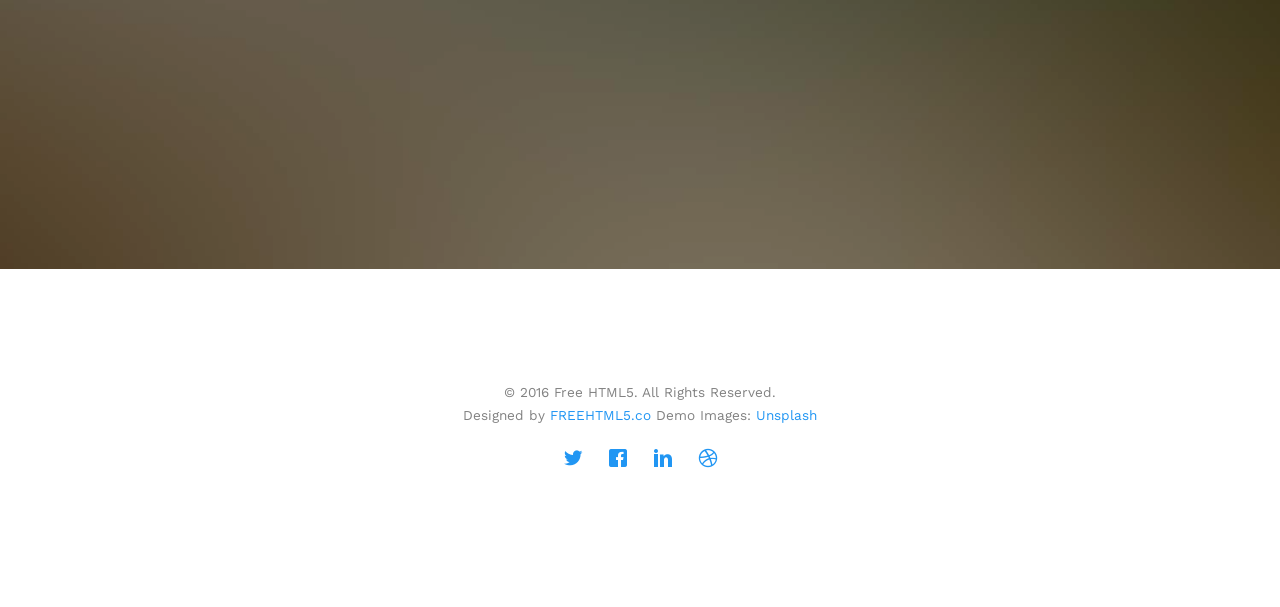
<file: gallery.html>
<!DOCTYPE html>
<!--[if lt IE 7]>      <html class="no-js lt-ie9 lt-ie8 lt-ie7"> <![endif]-->
<!--[if IE 7]>         <html class="no-js lt-ie9 lt-ie8"> <![endif]-->
<!--[if IE 8]>         <html class="no-js lt-ie9"> <![endif]-->
<!--[if gt IE 8]><!--> <html class="no-js"> <!--<![endif]-->
	<head>
	<meta charset="utf-8">
	<meta http-equiv="X-UA-Compatible" content="IE=edge">
	<title>Wedding &mdash; 100% Free Fully Responsive HTML5 Template by FREEHTML5.co</title>
	<meta name="viewport" content="width=device-width, initial-scale=1">
	<meta name="description" content="Free HTML5 Template by FREEHTML5.CO" />
	<meta name="keywords" content="free html5, free template, free bootstrap, html5, css3, mobile first, responsive" />
	<meta name="author" content="FREEHTML5.CO" />

  <!-- 
	//////////////////////////////////////////////////////

	FREE HTML5 TEMPLATE 
	DESIGNED & DEVELOPED by FREEHTML5.CO
		
	Website: 		http://freehtml5.co/
	Email: 			info@freehtml5.co
	Twitter: 		http://twitter.com/fh5co
	Facebook: 		https://www.facebook.com/fh5co

	//////////////////////////////////////////////////////
	 -->

  	<!-- Facebook and Twitter integration -->
	<meta property="og:title" content=""/>
	<meta property="og:image" content=""/>
	<meta property="og:url" content=""/>
	<meta property="og:site_name" content=""/>
	<meta property="og:description" content=""/>
	<meta name="twitter:title" content="" />
	<meta name="twitter:image" content="" />
	<meta name="twitter:url" content="" />
	<meta name="twitter:card" content="" />

	<link href='https://fonts.googleapis.com/css?family=Work+Sans:400,300,600,400italic,700' rel='stylesheet' type='text/css'>
	<link href="https://fonts.googleapis.com/css?family=Sacramento" rel="stylesheet">
	
	<!-- Animate.css -->
	<link rel="stylesheet" href="css/animate.css">
	<!-- Icomoon Icon Fonts-->
	<link rel="stylesheet" href="css/icomoon.css">
	<!-- Bootstrap  -->
	<link rel="stylesheet" href="css/bootstrap.css">

	<!-- Magnific Popup -->
	<link rel="stylesheet" href="css/magnific-popup.css">

	<!-- Owl Carousel  -->
	<link rel="stylesheet" href="css/owl.carousel.min.css">
	<link rel="stylesheet" href="css/owl.theme.default.min.css">

	<!-- Theme style  -->
	<link rel="stylesheet" href="css/style.css">

	<!-- Modernizr JS -->
	<script src="js/modernizr-2.6.2.min.js"></script>
	<!-- FOR IE9 below -->
	<!--[if lt IE 9]>
	<script src="js/respond.min.js"></script>
	<![endif]-->

	</head>
	<body>
		
	<div class="fh5co-loader"></div>
	
	<div id="page">
	<nav class="fh5co-nav" role="navigation">
		<div class="container">
			<div class="row">
				<div class="col-xs-2">
					<div id="fh5co-logo"><a href="index.html">Wedding<strong>.</strong></a></div>
				</div>
				<div class="col-xs-10 text-right menu-1">
					<ul>
						<li><a href="index.html">Home</a></li>
						<li><a href="about.html">Story</a></li>
						<li class="has-dropdown">
							<a href="services.html">Services</a>
							<ul class="dropdown">
								<li><a href="#">Web Design</a></li>
								<li><a href="#">eCommerce</a></li>
								<li><a href="#">Branding</a></li>
								<li><a href="#">API</a></li>
							</ul>
						</li>
						<li class="has-dropdown active">
							<a href="gallery.html">Gallery</a>
							<ul class="dropdown">
								<li><a href="#">HTML5</a></li>
								<li><a href="#">CSS3</a></li>
								<li><a href="#">Sass</a></li>
								<li><a href="#">jQuery</a></li>
							</ul>
						</li>
						<li><a href="contact.html">Contact</a></li>
					</ul>
				</div>
			</div>
			
		</div>
	</nav>

	<header id="fh5co-header" class="fh5co-cover fh5co-cover-sm" role="banner" style="background-image:url(images/img_bg_1.jpg);">
		<div class="overlay"></div>
		<div class="fh5co-container">
			<div class="row">
				<div class="col-md-8 col-md-offset-2 text-center">
					<div class="display-t">
						<div class="display-tc animate-box" data-animate-effect="fadeIn">
							<h1>Gallery</h1>
							<h2>Free html5 templates Made by <a href="http://freehtml5.co" target="_blank">FreeHTML5.co</a></h2>
						</div>
					</div>
				</div>
			</div>
		</div>
	</header>

	<div id="fh5co-couple" class="fh5co-section-gray">
		<div class="container">
			<div class="row">
				<div class="col-md-8 col-md-offset-2 text-center fh5co-heading animate-box">
					<h2>Hello!</h2>
					<h3>November 28th, 2016 New York, USA</h3>
					<p>We invited you to celebrate our wedding</p>
				</div>
			</div>
			<div class="couple-wrap animate-box">
				<div class="couple-half">
					<div class="groom">
						<img src="images/groom.jpg" alt="groom" class="img-responsive">
					</div>
					<div class="desc-groom">
						<h3>Patricia Mahusay</h3>
						<p>Far far away, behind the word mountains, far from the countries Vokalia and Consonantia, there live the blind texts. Separated they live in Bookmarksgrove</p>
					</div>
				</div>
				<p class="heart text-center"><i class="icon-heart2"></i></p>
				<div class="couple-half">
					<div class="bride">
						<img src="images/bride.jpg" alt="groom" class="img-responsive">
					</div>
					<div class="desc-bride">
						<h3>Pedro Mahusay</h3>
						<p>Far far away, behind the word mountains, far from the countries Vokalia and Consonantia, there live the blind texts. Separated they live in Bookmarksgrove</p>
					</div>
				</div>
			</div>
		</div>
	</div>

	<div id="fh5co-gallery">
		<div class="container">
			<div class="row">
				<div class="col-md-8 col-md-offset-2 text-center fh5co-heading animate-box">
					<span>Our Memories</span>
					<h2>Wedding Gallery</h2>
					<p>Far far away, behind the word mountains, far from the countries Vokalia and Consonantia, there live the blind texts.</p>
				</div>
			</div>
			<div class="row row-bottom-padded-md">
				<div class="col-md-12">
					<ul id="fh5co-gallery-list">
						
						<li class="one-third animate-box" data-animate-effect="fadeIn" style="background-image: url(images/gallery-1.jpg); "> 
						<a href="images/gallery-1.jpg">
							<div class="case-studies-summary">
								<span>14 Photos</span>
								<h2>Two Glas of Juice</h2>
							</div>
						</a>
					</li>
					<li class="one-third animate-box" data-animate-effect="fadeIn" style="background-image: url(images/gallery-2.jpg); ">
						<a href="#" class="color-2">
							<div class="case-studies-summary">
								<span>30 Photos</span>
								<h2>Timer starts now!</h2>
							</div>
						</a>
					</li>


					<li class="one-third animate-box" data-animate-effect="fadeIn" style="background-image: url(images/gallery-3.jpg); ">
						<a href="#" class="color-3">
							<div class="case-studies-summary">
								<span>90 Photos</span>
								<h2>Beautiful sunset</h2>
							</div>
						</a>
					</li>
					<li class="one-third animate-box" data-animate-effect="fadeIn" style="background-image: url(images/gallery-4.jpg); ">
						<a href="#" class="color-4">
							<div class="case-studies-summary">
								<span>12 Photos</span>
								<h2>Company's Conference Room</h2>
							</div>
						</a>
					</li>

						<li class="one-third animate-box" data-animate-effect="fadeIn" style="background-image: url(images/gallery-5.jpg); ">
							<a href="#" class="color-3">
								<div class="case-studies-summary">
									<span>50 Photos</span>
									<h2>Useful baskets</h2>
								</div>
							</a>
						</li>
						<li class="one-third animate-box" data-animate-effect="fadeIn" style="background-image: url(images/gallery-6.jpg); ">
							<a href="#" class="color-4">
								<div class="case-studies-summary">
									<span>45 Photos</span>
									<h2>Skater man in the road</h2>
								</div>
							</a>
						</li>

						<li class="one-third animate-box" data-animate-effect="fadeIn" style="background-image: url(images/gallery-7.jpg); ">
							<a href="#" class="color-4">
								<div class="case-studies-summary">
									<span>35 Photos</span>
									<h2>Two Glas of Juice</h2>
								</div>
							</a>
						</li>

						<li class="one-third animate-box" data-animate-effect="fadeIn" style="background-image: url(images/gallery-8.jpg); "> 
							<a href="#" class="color-5">
								<div class="case-studies-summary">
									<span>90 Photos</span>
									<h2>Timer starts now!</h2>
								</div>
							</a>
						</li>
						<li class="one-third animate-box" data-animate-effect="fadeIn" style="background-image: url(images/gallery-9.jpg); ">
							<a href="#" class="color-6">
								<div class="case-studies-summary">
									<span>56 Photos</span>
									<h2>Beautiful sunset</h2>
								</div>
							</a>
						</li>
					</ul>		
				</div>
			</div>
		</div>
	</div>

	<div id="fh5co-started" class="fh5co-bg" style="background-image:url(images/img_bg_4.jpg);">
		<div class="overlay"></div>
		<div class="container">
			<div class="row animate-box">
				<div class="col-md-8 col-md-offset-2 text-center fh5co-heading">
					<h2>Are You Attending?</h2>
					<p>Please Fill-up the form to notify you that you're attending. Thanks.</p>
				</div>
			</div>
			<div class="row animate-box">
				<div class="col-md-10 col-md-offset-1">
					<form class="form-inline">
						<div class="col-md-4 col-sm-4">
							<div class="form-group">
								<label for="name" class="sr-only">Name</label>
								<input type="name" class="form-control" id="name" placeholder="Name">
							</div>
						</div>
						<div class="col-md-4 col-sm-4">
							<div class="form-group">
								<label for="email" class="sr-only">Email</label>
								<input type="email" class="form-control" id="email" placeholder="Email">
							</div>
						</div>
						<div class="col-md-4 col-sm-4">
							<button type="submit" class="btn btn-default btn-block">I am Attending</button>
						</div>
					</form>
				</div>
			</div>
		</div>
	</div>

	<footer id="fh5co-footer" role="contentinfo">
		<div class="container">

			<div class="row copyright">
				<div class="col-md-12 text-center">
					<p>
						<small class="block">&copy; 2016 Free HTML5. All Rights Reserved.</small> 
						<small class="block">Designed by <a href="http://freehtml5.co/" target="_blank">FREEHTML5.co</a> Demo Images: <a href="http://unsplash.co/" target="_blank">Unsplash</a></small>
					</p>
					<p>
						<ul class="fh5co-social-icons">
							<li><a href="#"><i class="icon-twitter"></i></a></li>
							<li><a href="#"><i class="icon-facebook"></i></a></li>
							<li><a href="#"><i class="icon-linkedin"></i></a></li>
							<li><a href="#"><i class="icon-dribbble"></i></a></li>
						</ul>
					</p>
				</div>
			</div>

		</div>
	</footer>
	</div>

	<div class="gototop js-top">
		<a href="#" class="js-gotop"><i class="icon-arrow-up"></i></a>
	</div>
	
	<!-- jQuery -->
	<script src="js/jquery.min.js"></script>
	<!-- jQuery Easing -->
	<script src="js/jquery.easing.1.3.js"></script>
	<!-- Bootstrap -->
	<script src="js/bootstrap.min.js"></script>
	<!-- Waypoints -->
	<script src="js/jquery.waypoints.min.js"></script>
	<!-- Carousel -->
	<script src="js/owl.carousel.min.js"></script>
	<!-- countTo -->
	<script src="js/jquery.countTo.js"></script>

	<!-- Stellar -->
	<script src="js/jquery.stellar.min.js"></script>
	<!-- Magnific Popup -->
	<script src="js/jquery.magnific-popup.min.js"></script>
	<script src="js/magnific-popup-options.js"></script>

	<!-- Main -->
	<script src="js/main.js"></script>


	</body>
</html>
</file>
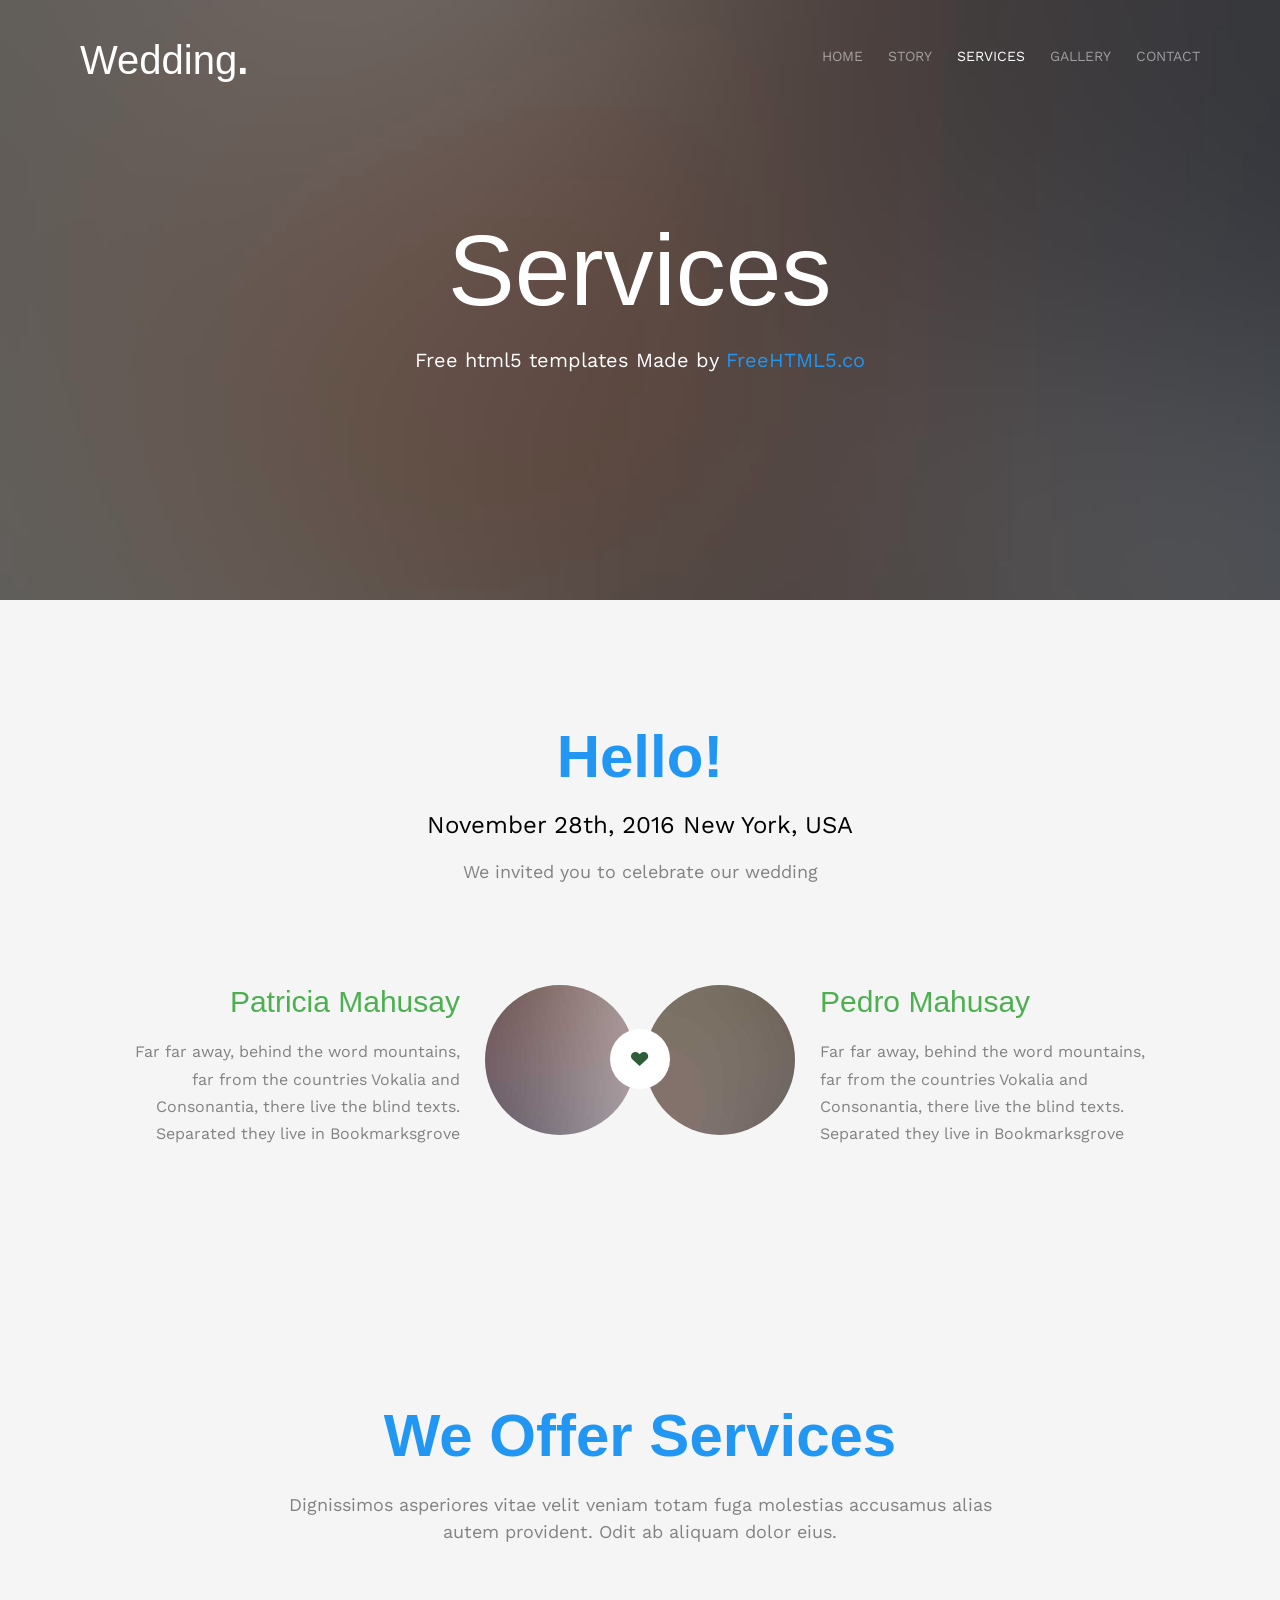
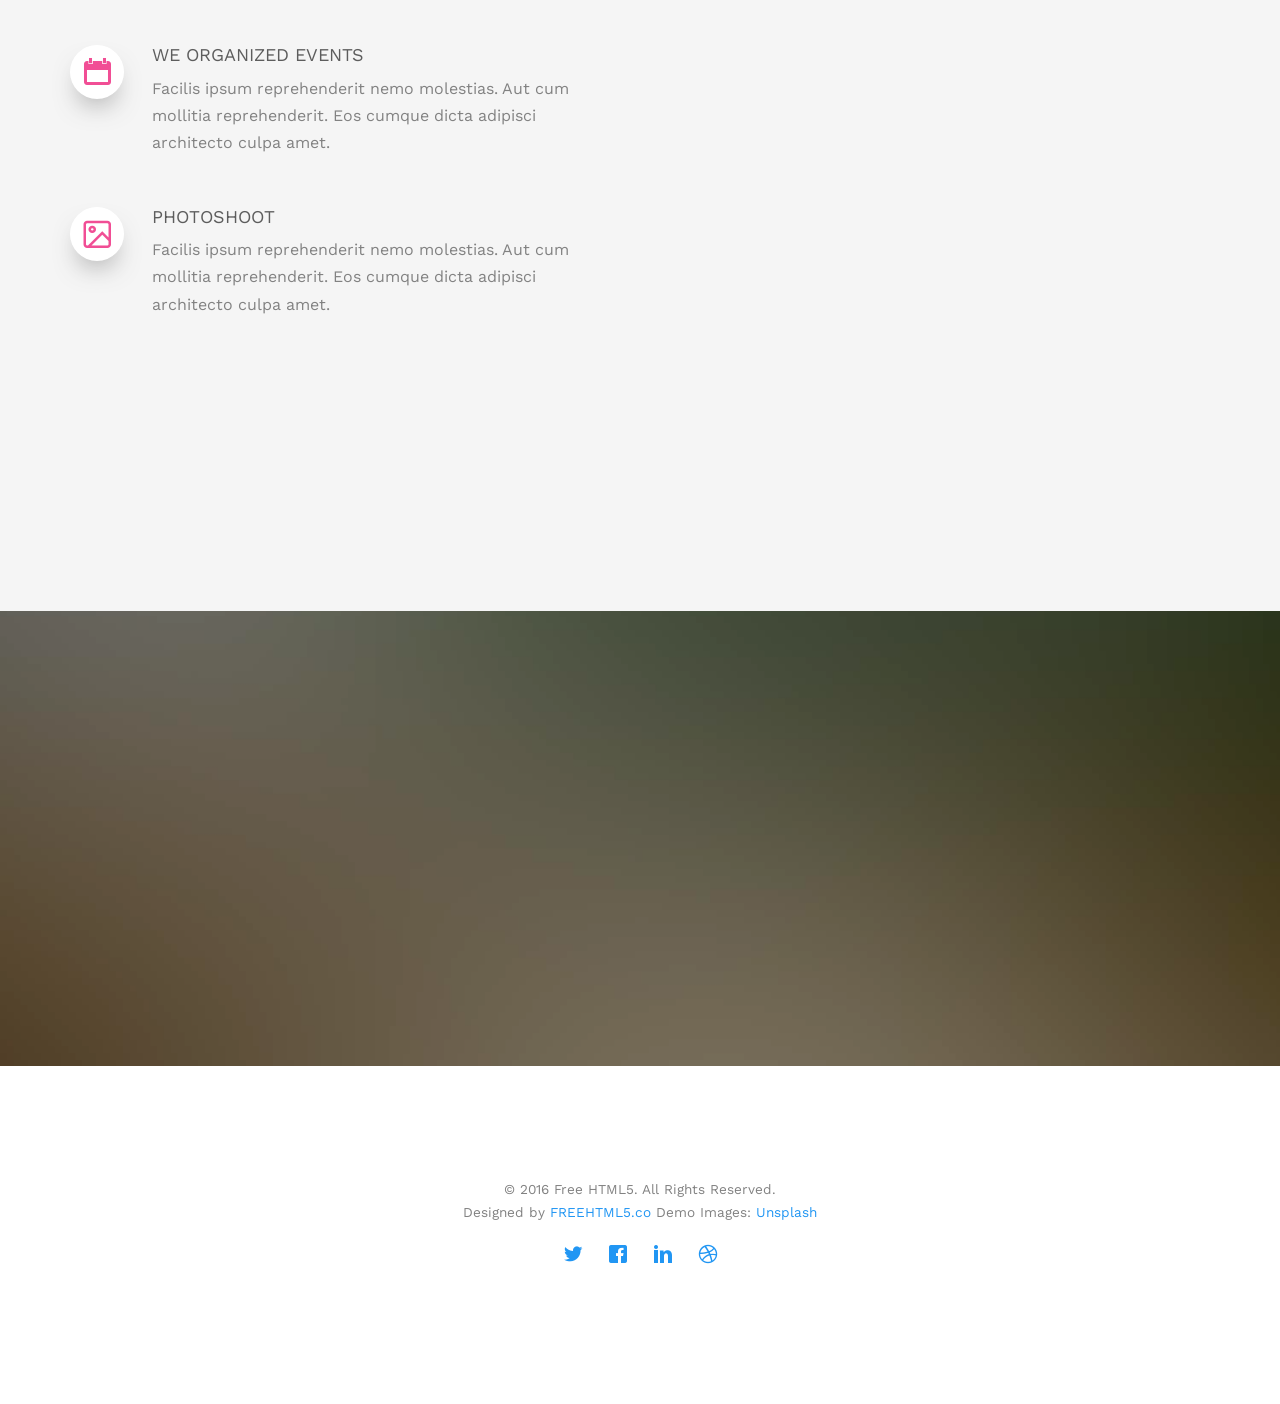
<file: services.html>
<!DOCTYPE html>
<!--[if lt IE 7]>      <html class="no-js lt-ie9 lt-ie8 lt-ie7"> <![endif]-->
<!--[if IE 7]>         <html class="no-js lt-ie9 lt-ie8"> <![endif]-->
<!--[if IE 8]>         <html class="no-js lt-ie9"> <![endif]-->
<!--[if gt IE 8]><!--> <html class="no-js"> <!--<![endif]-->
	<head>
	<meta charset="utf-8">
	<meta http-equiv="X-UA-Compatible" content="IE=edge">
	<title>Wedding &mdash; 100% Free Fully Responsive HTML5 Template by FREEHTML5.co</title>
	<meta name="viewport" content="width=device-width, initial-scale=1">
	<meta name="description" content="Free HTML5 Template by FREEHTML5.CO" />
	<meta name="keywords" content="free html5, free template, free bootstrap, html5, css3, mobile first, responsive" />
	<meta name="author" content="FREEHTML5.CO" />

  <!-- 
	//////////////////////////////////////////////////////

	FREE HTML5 TEMPLATE 
	DESIGNED & DEVELOPED by FREEHTML5.CO
		
	Website: 		http://freehtml5.co/
	Email: 			info@freehtml5.co
	Twitter: 		http://twitter.com/fh5co
	Facebook: 		https://www.facebook.com/fh5co

	//////////////////////////////////////////////////////
	 -->

  	<!-- Facebook and Twitter integration -->
	<meta property="og:title" content=""/>
	<meta property="og:image" content=""/>
	<meta property="og:url" content=""/>
	<meta property="og:site_name" content=""/>
	<meta property="og:description" content=""/>
	<meta name="twitter:title" content="" />
	<meta name="twitter:image" content="" />
	<meta name="twitter:url" content="" />
	<meta name="twitter:card" content="" />

	<link href='https://fonts.googleapis.com/css?family=Work+Sans:400,300,600,400italic,700' rel='stylesheet' type='text/css'>
	<link href="https://fonts.googleapis.com/css?family=Sacramento" rel="stylesheet">
	
	<!-- Animate.css -->
	<link rel="stylesheet" href="css/animate.css">
	<!-- Icomoon Icon Fonts-->
	<link rel="stylesheet" href="css/icomoon.css">
	<!-- Bootstrap  -->
	<link rel="stylesheet" href="css/bootstrap.css">

	<!-- Magnific Popup -->
	<link rel="stylesheet" href="css/magnific-popup.css">

	<!-- Owl Carousel  -->
	<link rel="stylesheet" href="css/owl.carousel.min.css">
	<link rel="stylesheet" href="css/owl.theme.default.min.css">

	<!-- Theme style  -->
	<link rel="stylesheet" href="css/style.css">

	<!-- Modernizr JS -->
	<script src="js/modernizr-2.6.2.min.js"></script>
	<!-- FOR IE9 below -->
	<!--[if lt IE 9]>
	<script src="js/respond.min.js"></script>
	<![endif]-->

	</head>
	<body>
		
	<div class="fh5co-loader"></div>
	
	<div id="page">
	<nav class="fh5co-nav" role="navigation">
		<div class="container">
			<div class="row">
				<div class="col-xs-2">
					<div id="fh5co-logo"><a href="index.html">Wedding<strong>.</strong></a></div>
				</div>
				<div class="col-xs-10 text-right menu-1">
					<ul>
						<li><a href="index.html">Home</a></li>
						<li><a href="about.html">Story</a></li>
						<li class="has-dropdown active">
							<a href="services.html">Services</a>
							<ul class="dropdown">
								<li><a href="#">Web Design</a></li>
								<li><a href="#">eCommerce</a></li>
								<li><a href="#">Branding</a></li>
								<li><a href="#">API</a></li>
							</ul>
						</li>
						<li class="has-dropdown">
							<a href="gallery.html">Gallery</a>
							<ul class="dropdown">
								<li><a href="#">HTML5</a></li>
								<li><a href="#">CSS3</a></li>
								<li><a href="#">Sass</a></li>
								<li><a href="#">jQuery</a></li>
							</ul>
						</li>
						<li><a href="contact.html">Contact</a></li>
					</ul>
				</div>
			</div>
			
		</div>
	</nav>

	<header id="fh5co-header" class="fh5co-cover fh5co-cover-sm" role="banner" style="background-image:url(images/img_bg_1.jpg);">
		<div class="overlay"></div>
		<div class="fh5co-container">
			<div class="row">
				<div class="col-md-8 col-md-offset-2 text-center">
					<div class="display-t">
						<div class="display-tc animate-box" data-animate-effect="fadeIn">
							<h1>Services</h1>
							<h2>Free html5 templates Made by <a href="http://freehtml5.co" target="_blank">FreeHTML5.co</a></h2>
						</div>
					</div>
				</div>
			</div>
		</div>
	</header>

	<div id="fh5co-couple" class="fh5co-section-gray">
		<div class="container">
			<div class="row">
				<div class="col-md-8 col-md-offset-2 text-center fh5co-heading animate-box">
					<h2>Hello!</h2>
					<h3>November 28th, 2016 New York, USA</h3>
					<p>We invited you to celebrate our wedding</p>
				</div>
			</div>
			<div class="couple-wrap animate-box">
				<div class="couple-half">
					<div class="groom">
						<img src="images/groom.jpg" alt="groom" class="img-responsive">
					</div>
					<div class="desc-groom">
						<h3>Patricia Mahusay</h3>
						<p>Far far away, behind the word mountains, far from the countries Vokalia and Consonantia, there live the blind texts. Separated they live in Bookmarksgrove</p>
					</div>
				</div>
				<p class="heart text-center"><i class="icon-heart2"></i></p>
				<div class="couple-half">
					<div class="bride">
						<img src="images/bride.jpg" alt="groom" class="img-responsive">
					</div>
					<div class="desc-bride">
						<h3>Pedro Mahusay</h3>
						<p>Far far away, behind the word mountains, far from the countries Vokalia and Consonantia, there live the blind texts. Separated they live in Bookmarksgrove</p>
					</div>
				</div>
			</div>
		</div>
	</div>

	<div id="fh5co-services" class="fh5co-section-gray">
		<div class="container">
			
			<div class="row animate-box">
				<div class="col-md-8 col-md-offset-2 text-center fh5co-heading">
					<h2>We Offer Services</h2>
					<p>Dignissimos asperiores vitae velit veniam totam fuga molestias accusamus alias autem provident. Odit ab aliquam dolor eius.</p>
				</div>
			</div>

			<div class="row">
				<div class="col-md-6">
					<div class="feature-left animate-box" data-animate-effect="fadeInLeft">
						<span class="icon">
							<i class="icon-calendar"></i>
						</span>
						<div class="feature-copy">
							<h3>We Organized Events</h3>
							<p>Facilis ipsum reprehenderit nemo molestias. Aut cum mollitia reprehenderit. Eos cumque dicta adipisci architecto culpa amet.</p>
						</div>
					</div>

					<div class="feature-left animate-box" data-animate-effect="fadeInLeft">
						<span class="icon">
							<i class="icon-image"></i>
						</span>
						<div class="feature-copy">
							<h3>Photoshoot</h3>
							<p>Facilis ipsum reprehenderit nemo molestias. Aut cum mollitia reprehenderit. Eos cumque dicta adipisci architecto culpa amet.</p>
						</div>
					</div>

					<div class="feature-left animate-box" data-animate-effect="fadeInLeft">
						<span class="icon">
							<i class="icon-video"></i>
						</span>
						<div class="feature-copy">
							<h3>Video Editing</h3>
							<p>Facilis ipsum reprehenderit nemo molestias. Aut cum mollitia reprehenderit. Eos cumque dicta adipisci architecto culpa amet.</p>
						</div>
					</div>

				</div>

				<div class="col-md-6 animate-box">
					<div class="fh5co-video fh5co-bg" style="background-image: url(images/img_bg_3.jpg); ">
						<a  href="https://vimeo.com/channels/staffpicks/93951774" class="popup-vimeo"><i class="icon-video2"></i></a>
						<div class="overlay"></div>
					</div>
				</div>
			</div>

			
		</div>
	</div>

	<div id="fh5co-started" class="fh5co-bg" style="background-image:url(images/img_bg_4.jpg);">
		<div class="overlay"></div>
		<div class="container">
			<div class="row animate-box">
				<div class="col-md-8 col-md-offset-2 text-center fh5co-heading">
					<h2>Are You Attending?</h2>
					<p>Please Fill-up the form to notify you that you're attending. Thanks.</p>
				</div>
			</div>
			<div class="row animate-box">
				<div class="col-md-10 col-md-offset-1">
					<form class="form-inline">
						<div class="col-md-4 col-sm-4">
							<div class="form-group">
								<label for="name" class="sr-only">Name</label>
								<input type="name" class="form-control" id="name" placeholder="Name">
							</div>
						</div>
						<div class="col-md-4 col-sm-4">
							<div class="form-group">
								<label for="email" class="sr-only">Email</label>
								<input type="email" class="form-control" id="email" placeholder="Email">
							</div>
						</div>
						<div class="col-md-4 col-sm-4">
							<button type="submit" class="btn btn-default btn-block">I am Attending</button>
						</div>
					</form>
				</div>
			</div>
		</div>
	</div>

	<footer id="fh5co-footer" role="contentinfo">
		<div class="container">

			<div class="row copyright">
				<div class="col-md-12 text-center">
					<p>
						<small class="block">&copy; 2016 Free HTML5. All Rights Reserved.</small> 
						<small class="block">Designed by <a href="http://freehtml5.co/" target="_blank">FREEHTML5.co</a> Demo Images: <a href="http://unsplash.co/" target="_blank">Unsplash</a></small>
					</p>
					<p>
						<ul class="fh5co-social-icons">
							<li><a href="#"><i class="icon-twitter"></i></a></li>
							<li><a href="#"><i class="icon-facebook"></i></a></li>
							<li><a href="#"><i class="icon-linkedin"></i></a></li>
							<li><a href="#"><i class="icon-dribbble"></i></a></li>
						</ul>
					</p>
				</div>
			</div>

		</div>
	</footer>
	</div>

	<div class="gototop js-top">
		<a href="#" class="js-gotop"><i class="icon-arrow-up"></i></a>
	</div>
	
	<!-- jQuery -->
	<script src="js/jquery.min.js"></script>
	<!-- jQuery Easing -->
	<script src="js/jquery.easing.1.3.js"></script>
	<!-- Bootstrap -->
	<script src="js/bootstrap.min.js"></script>
	<!-- Waypoints -->
	<script src="js/jquery.waypoints.min.js"></script>
	<!-- Carousel -->
	<script src="js/owl.carousel.min.js"></script>
	<!-- countTo -->
	<script src="js/jquery.countTo.js"></script>

	<!-- Stellar -->
	<script src="js/jquery.stellar.min.js"></script>
	<!-- Magnific Popup -->
	<script src="js/jquery.magnific-popup.min.js"></script>
	<script src="js/magnific-popup-options.js"></script>

	<!-- Main -->
	<script src="js/main.js"></script>

	</body>
</html>
</file>
<file: css/icomoon.css>
@font-face {
  font-family: 'icomoon';
  src:  url('../fonts/icomoon/icomoon.eot?6iuir');
  src:  url('../fonts/icomoon/icomoon.eot?6iuir#iefix') format('embedded-opentype'),
    url('../fonts/icomoon/icomoon.ttf?6iuir') format('truetype'),
    url('../fonts/icomoon/icomoon.woff?6iuir') format('woff'),
    url('../fonts/icomoon/icomoon.svg?6iuir#icomoon') format('svg');
  font-weight: normal;
  font-style: normal;
}

[class^="icon-"], [class*=" icon-"] {
  /* use !important to prevent issues with browser extensions that change fonts */
  font-family: 'icomoon' !important;
  speak: none;
  font-style: normal;
  font-weight: normal;
  font-variant: normal;
  text-transform: none;
  line-height: 1;

  /* Better Font Rendering =========== */
  -webkit-font-smoothing: antialiased;
  -moz-osx-font-smoothing: grayscale;
}

.icon-eye:before {
  content: "\e000";
}
.icon-paper-clip:before {
  content: "\e001";
}
.icon-mail:before {
  content: "\e002";
}
.icon-toggle:before {
  content: "\e003";
}
.icon-layout:before {
  content: "\e004";
}
.icon-link:before {
  content: "\e005";
}
.icon-bell:before {
  content: "\e006";
}
.icon-lock:before {
  content: "\e007";
}
.icon-unlock:before {
  content: "\e008";
}
.icon-ribbon:before {
  content: "\e009";
}
.icon-image:before {
  content: "\e010";
}
.icon-signal:before {
  content: "\e011";
}
.icon-target:before {
  content: "\e012";
}
.icon-clipboard:before {
  content: "\e013";
}
.icon-clock:before {
  content: "\e014";
}
.icon-watch:before {
  content: "\e015";
}
.icon-air-play:before {
  content: "\e016";
}
.icon-camera:before {
  content: "\e017";
}
.icon-video:before {
  content: "\e018";
}
.icon-disc:before {
  content: "\e019";
}
.icon-printer:before {
  content: "\e020";
}
.icon-monitor:before {
  content: "\e021";
}
.icon-server:before {
  content: "\e022";
}
.icon-cog:before {
  content: "\e023";
}
.icon-heart:before {
  content: "\e024";
}
.icon-paragraph:before {
  content: "\e025";
}
.icon-align-justify:before {
  content: "\e026";
}
.icon-align-left:before {
  content: "\e027";
}
.icon-align-center:before {
  content: "\e028";
}
.icon-align-right:before {
  content: "\e029";
}
.icon-book:before {
  content: "\e030";
}
.icon-layers:before {
  content: "\e031";
}
.icon-stack:before {
  content: "\e032";
}
.icon-stack-2:before {
  content: "\e033";
}
.icon-paper:before {
  content: "\e034";
}
.icon-paper-stack:before {
  content: "\e035";
}
.icon-search:before {
  content: "\e036";
}
.icon-zoom-in:before {
  content: "\e037";
}
.icon-zoom-out:before {
  content: "\e038";
}
.icon-reply:before {
  content: "\e039";
}
.icon-circle-plus:before {
  content: "\e040";
}
.icon-circle-minus:before {
  content: "\e041";
}
.icon-circle-check:before {
  content: "\e042";
}
.icon-circle-cross:before {
  content: "\e043";
}
.icon-square-plus:before {
  content: "\e044";
}
.icon-square-minus:before {
  content: "\e045";
}
.icon-square-check:before {
  content: "\e046";
}
.icon-square-cross:before {
  content: "\e047";
}
.icon-microphone:before {
  content: "\e048";
}
.icon-record:before {
  content: "\e049";
}
.icon-skip-back:before {
  content: "\e050";
}
.icon-rewind:before {
  content: "\e051";
}
.icon-play:before {
  content: "\e052";
}
.icon-pause:before {
  content: "\e053";
}
.icon-stop:before {
  content: "\e054";
}
.icon-fast-forward:before {
  content: "\e055";
}
.icon-skip-forward:before {
  content: "\e056";
}
.icon-shuffle:before {
  content: "\e057";
}
.icon-repeat:before {
  content: "\e058";
}
.icon-folder:before {
  content: "\e059";
}
.icon-umbrella:before {
  content: "\e060";
}
.icon-moon:before {
  content: "\e061";
}
.icon-thermometer:before {
  content: "\e062";
}
.icon-drop:before {
  content: "\e063";
}
.icon-sun:before {
  content: "\e064";
}
.icon-cloud:before {
  content: "\e065";
}
.icon-cloud-upload:before {
  content: "\e066";
}
.icon-cloud-download:before {
  content: "\e067";
}
.icon-upload:before {
  content: "\e068";
}
.icon-download:before {
  content: "\e069";
}
.icon-location:before {
  content: "\e070";
}
.icon-location-2:before {
  content: "\e071";
}
.icon-map:before {
  content: "\e072";
}
.icon-battery:before {
  content: "\e073";
}
.icon-head:before {
  content: "\e074";
}
.icon-briefcase:before {
  content: "\e075";
}
.icon-speech-bubble:before {
  content: "\e076";
}
.icon-anchor:before {
  content: "\e077";
}
.icon-globe:before {
  content: "\e078";
}
.icon-box:before {
  content: "\e079";
}
.icon-reload:before {
  content: "\e080";
}
.icon-share:before {
  content: "\e081";
}
.icon-marquee:before {
  content: "\e082";
}
.icon-marquee-plus:before {
  content: "\e083";
}
.icon-marquee-minus:before {
  content: "\e084";
}
.icon-tag:before {
  content: "\e085";
}
.icon-power:before {
  content: "\e086";
}
.icon-command:before {
  content: "\e087";
}
.icon-alt:before {
  content: "\e088";
}
.icon-esc:before {
  content: "\e089";
}
.icon-bar-graph:before {
  content: "\e090";
}
.icon-bar-graph-2:before {
  content: "\e091";
}
.icon-pie-graph:before {
  content: "\e092";
}
.icon-star:before {
  content: "\e093";
}
.icon-arrow-left:before {
  content: "\e094";
}
.icon-arrow-right:before {
  content: "\e095";
}
.icon-arrow-up:before {
  content: "\e096";
}
.icon-arrow-down:before {
  content: "\e097";
}
.icon-volume:before {
  content: "\e098";
}
.icon-mute:before {
  content: "\e099";
}
.icon-content-right:before {
  content: "\e100";
}
.icon-content-left:before {
  content: "\e101";
}
.icon-grid:before {
  content: "\e102";
}
.icon-grid-2:before {
  content: "\e103";
}
.icon-columns:before {
  content: "\e104";
}
.icon-loader:before {
  content: "\e105";
}
.icon-bag:before {
  content: "\e106";
}
.icon-ban:before {
  content: "\e107";
}
.icon-flag:before {
  content: "\e108";
}
.icon-trash:before {
  content: "\e109";
}
.icon-expand:before {
  content: "\e110";
}
.icon-contract:before {
  content: "\e111";
}
.icon-maximize:before {
  content: "\e112";
}
.icon-minimize:before {
  content: "\e113";
}
.icon-plus:before {
  content: "\e114";
}
.icon-minus:before {
  content: "\e115";
}
.icon-check:before {
  content: "\e116";
}
.icon-cross:before {
  content: "\e117";
}
.icon-move:before {
  content: "\e118";
}
.icon-delete:before {
  content: "\e119";
}
.icon-menu:before {
  content: "\e120";
}
.icon-archive:before {
  content: "\e121";
}
.icon-inbox:before {
  content: "\e122";
}
.icon-outbox:before {
  content: "\e123";
}
.icon-file:before {
  content: "\e124";
}
.icon-file-add:before {
  content: "\e125";
}
.icon-file-subtract:before {
  content: "\e126";
}
.icon-help:before {
  content: "\e127";
}
.icon-open:before {
  content: "\e128";
}
.icon-ellipsis:before {
  content: "\e129";
}
.icon-add-to-list:before {
  content: "\e900";
}
.icon-classic-computer:before {
  content: "\e901";
}
.icon-controller-fast-backward:before {
  content: "\e902";
}
.icon-creative-commons-attribution:before {
  content: "\e903";
}
.icon-creative-commons-noderivs:before {
  content: "\e904";
}
.icon-creative-commons-noncommercial-eu:before {
  content: "\e905";
}
.icon-creative-commons-noncommercial-us:before {
  content: "\e906";
}
.icon-creative-commons-public-domain:before {
  content: "\e907";
}
.icon-creative-commons-remix:before {
  content: "\e908";
}
.icon-creative-commons-share:before {
  content: "\e909";
}
.icon-creative-commons-sharealike:before {
  content: "\e90a";
}
.icon-creative-commons:before {
  content: "\e90b";
}
.icon-document-landscape:before {
  content: "\e90c";
}
.icon-remove-user:before {
  content: "\e90d";
}
.icon-warning:before {
  content: "\e90e";
}
.icon-arrow-bold-down:before {
  content: "\e90f";
}
.icon-arrow-bold-left:before {
  content: "\e910";
}
.icon-arrow-bold-right:before {
  content: "\e911";
}
.icon-arrow-bold-up:before {
  content: "\e912";
}
.icon-arrow-down2:before {
  content: "\e913";
}
.icon-arrow-left2:before {
  content: "\e914";
}
.icon-arrow-long-down:before {
  content: "\e915";
}
.icon-arrow-long-left:before {
  content: "\e916";
}
.icon-arrow-long-right:before {
  content: "\e917";
}
.icon-arrow-long-up:before {
  content: "\e918";
}
.icon-arrow-right2:before {
  content: "\e919";
}
.icon-arrow-up2:before {
  content: "\e91a";
}
.icon-arrow-with-circle-down:before {
  content: "\e91b";
}
.icon-arrow-with-circle-left:before {
  content: "\e91c";
}
.icon-arrow-with-circle-right:before {
  content: "\e91d";
}
.icon-arrow-with-circle-up:before {
  content: "\e91e";
}
.icon-bookmark:before {
  content: "\e91f";
}
.icon-bookmarks:before {
  content: "\e920";
}
.icon-chevron-down:before {
  content: "\e921";
}
.icon-chevron-left:before {
  content: "\e922";
}
.icon-chevron-right:before {
  content: "\e923";
}
.icon-chevron-small-down:before {
  content: "\e924";
}
.icon-chevron-small-left:before {
  content: "\e925";
}
.icon-chevron-small-right:before {
  content: "\e926";
}
.icon-chevron-small-up:before {
  content: "\e927";
}
.icon-chevron-thin-down:before {
  content: "\e928";
}
.icon-chevron-thin-left:before {
  content: "\e929";
}
.icon-chevron-thin-right:before {
  content: "\e92a";
}
.icon-chevron-thin-up:before {
  content: "\e92b";
}
.icon-chevron-up:before {
  content: "\e92c";
}
.icon-chevron-with-circle-down:before {
  content: "\e92d";
}
.icon-chevron-with-circle-left:before {
  content: "\e92e";
}
.icon-chevron-with-circle-right:before {
  content: "\e92f";
}
.icon-chevron-with-circle-up:before {
  content: "\e930";
}
.icon-cloud2:before {
  content: "\e931";
}
.icon-controller-fast-forward:before {
  content: "\e932";
}
.icon-controller-jump-to-start:before {
  content: "\e933";
}
.icon-controller-next:before {
  content: "\e934";
}
.icon-controller-paus:before {
  content: "\e935";
}
.icon-controller-play:before {
  content: "\e936";
}
.icon-controller-record:before {
  content: "\e937";
}
.icon-controller-stop:before {
  content: "\e938";
}
.icon-controller-volume:before {
  content: "\e939";
}
.icon-dot-single:before {
  content: "\e93a";
}
.icon-dots-three-horizontal:before {
  content: "\e93b";
}
.icon-dots-three-vertical:before {
  content: "\e93c";
}
.icon-dots-two-horizontal:before {
  content: "\e93d";
}
.icon-dots-two-vertical:before {
  content: "\e93e";
}
.icon-download2:before {
  content: "\e93f";
}
.icon-emoji-flirt:before {
  content: "\e940";
}
.icon-flow-branch:before {
  content: "\e941";
}
.icon-flow-cascade:before {
  content: "\e942";
}
.icon-flow-line:before {
  content: "\e943";
}
.icon-flow-parallel:before {
  content: "\e944";
}
.icon-flow-tree:before {
  content: "\e945";
}
.icon-install:before {
  content: "\e946";
}
.icon-layers2:before {
  content: "\e947";
}
.icon-open-book:before {
  content: "\e948";
}
.icon-resize-100:before {
  content: "\e949";
}
.icon-resize-full-screen:before {
  content: "\e94a";
}
.icon-save:before {
  content: "\e94b";
}
.icon-select-arrows:before {
  content: "\e94c";
}
.icon-sound-mute:before {
  content: "\e94d";
}
.icon-sound:before {
  content: "\e94e";
}
.icon-trash2:before {
  content: "\e94f";
}
.icon-triangle-down:before {
  content: "\e950";
}
.icon-triangle-left:before {
  content: "\e951";
}
.icon-triangle-right:before {
  content: "\e952";
}
.icon-triangle-up:before {
  content: "\e953";
}
.icon-uninstall:before {
  content: "\e954";
}
.icon-upload-to-cloud:before {
  content: "\e955";
}
.icon-upload2:before {
  content: "\e956";
}
.icon-add-user:before {
  content: "\e957";
}
.icon-address:before {
  content: "\e958";
}
.icon-adjust:before {
  content: "\e959";
}
.icon-air:before {
  content: "\e95a";
}
.icon-aircraft-landing:before {
  content: "\e95b";
}
.icon-aircraft-take-off:before {
  content: "\e95c";
}
.icon-aircraft:before {
  content: "\e95d";
}
.icon-align-bottom:before {
  content: "\e95e";
}
.icon-align-horizontal-middle:before {
  content: "\e95f";
}
.icon-align-left2:before {
  content: "\e960";
}
.icon-align-right2:before {
  content: "\e961";
}
.icon-align-top:before {
  content: "\e962";
}
.icon-align-vertical-middle:before {
  content: "\e963";
}
.icon-archive2:before {
  content: "\e964";
}
.icon-area-graph:before {
  content: "\e965";
}
.icon-attachment:before {
  content: "\e966";
}
.icon-awareness-ribbon:before {
  content: "\e967";
}
.icon-back-in-time:before {
  content: "\e968";
}
.icon-back:before {
  content: "\e969";
}
.icon-bar-graph2:before {
  content: "\e96a";
}
.icon-battery2:before {
  content: "\e96b";
}
.icon-beamed-note:before {
  content: "\e96c";
}
.icon-bell2:before {
  content: "\e96d";
}
.icon-blackboard:before {
  content: "\e96e";
}
.icon-block:before {
  content: "\e96f";
}
.icon-book2:before {
  content: "\e970";
}
.icon-bowl:before {
  content: "\e971";
}
.icon-box2:before {
  content: "\e972";
}
.icon-briefcase2:before {
  content: "\e973";
}
.icon-browser:before {
  content: "\e974";
}
.icon-brush:before {
  content: "\e975";
}
.icon-bucket:before {
  content: "\e976";
}
.icon-cake:before {
  content: "\e977";
}
.icon-calculator:before {
  content: "\e978";
}
.icon-calendar:before {
  content: "\e979";
}
.icon-camera2:before {
  content: "\e97a";
}
.icon-ccw:before {
  content: "\e97b";
}
.icon-chat:before {
  content: "\e97c";
}
.icon-check2:before {
  content: "\e97d";
}
.icon-circle-with-cross:before {
  content: "\e97e";
}
.icon-circle-with-minus:before {
  content: "\e97f";
}
.icon-circle-with-plus:before {
  content: "\e980";
}
.icon-circle:before {
  content: "\e981";
}
.icon-circular-graph:before {
  content: "\e982";
}
.icon-clapperboard:before {
  content: "\e983";
}
.icon-clipboard2:before {
  content: "\e984";
}
.icon-clock2:before {
  content: "\e985";
}
.icon-code:before {
  content: "\e986";
}
.icon-cog2:before {
  content: "\e987";
}
.icon-colours:before {
  content: "\e988";
}
.icon-compass:before {
  content: "\e989";
}
.icon-copy:before {
  content: "\e98a";
}
.icon-credit-card:before {
  content: "\e98b";
}
.icon-credit:before {
  content: "\e98c";
}
.icon-cross2:before {
  content: "\e98d";
}
.icon-cup:before {
  content: "\e98e";
}
.icon-cw:before {
  content: "\e98f";
}
.icon-cycle:before {
  content: "\e990";
}
.icon-database:before {
  content: "\e991";
}
.icon-dial-pad:before {
  content: "\e992";
}
.icon-direction:before {
  content: "\e993";
}
.icon-document:before {
  content: "\e994";
}
.icon-documents:before {
  content: "\e995";
}
.icon-drink:before {
  content: "\e996";
}
.icon-drive:before {
  content: "\e997";
}
.icon-drop2:before {
  content: "\e998";
}
.icon-edit:before {
  content: "\e999";
}
.icon-email:before {
  content: "\e99a";
}
.icon-emoji-happy:before {
  content: "\e99b";
}
.icon-emoji-neutral:before {
  content: "\e99c";
}
.icon-emoji-sad:before {
  content: "\e99d";
}
.icon-erase:before {
  content: "\e99e";
}
.icon-eraser:before {
  content: "\e99f";
}
.icon-export:before {
  content: "\e9a0";
}
.icon-eye2:before {
  content: "\e9a1";
}
.icon-feather:before {
  content: "\e9a2";
}
.icon-flag2:before {
  content: "\e9a3";
}
.icon-flash:before {
  content: "\e9a4";
}
.icon-flashlight:before {
  content: "\e9a5";
}
.icon-flat-brush:before {
  content: "\e9a6";
}
.icon-folder-images:before {
  content: "\e9a7";
}
.icon-folder-music:before {
  content: "\e9a8";
}
.icon-folder-video:before {
  content: "\e9a9";
}
.icon-folder2:before {
  content: "\e9aa";
}
.icon-forward:before {
  content: "\e9ab";
}
.icon-funnel:before {
  content: "\e9ac";
}
.icon-game-controller:before {
  content: "\e9ad";
}
.icon-gauge:before {
  content: "\e9ae";
}
.icon-globe2:before {
  content: "\e9af";
}
.icon-graduation-cap:before {
  content: "\e9b0";
}
.icon-grid2:before {
  content: "\e9b1";
}
.icon-hair-cross:before {
  content: "\e9b2";
}
.icon-hand:before {
  content: "\e9b3";
}
.icon-heart-outlined:before {
  content: "\e9b4";
}
.icon-heart2:before {
  content: "\e9b5";
}
.icon-help-with-circle:before {
  content: "\e9b6";
}
.icon-help2:before {
  content: "\e9b7";
}
.icon-home:before {
  content: "\e9b8";
}
.icon-hour-glass:before {
  content: "\e9b9";
}
.icon-image-inverted:before {
  content: "\e9ba";
}
.icon-image2:before {
  content: "\e9bb";
}
.icon-images:before {
  content: "\e9bc";
}
.icon-inbox2:before {
  content: "\e9bd";
}
.icon-infinity:before {
  content: "\e9be";
}
.icon-info-with-circle:before {
  content: "\e9bf";
}
.icon-info:before {
  content: "\e9c0";
}
.icon-key:before {
  content: "\e9c1";
}
.icon-keyboard:before {
  content: "\e9c2";
}
.icon-lab-flask:before {
  content: "\e9c3";
}
.icon-landline:before {
  content: "\e9c4";
}
.icon-language:before {
  content: "\e9c5";
}
.icon-laptop:before {
  content: "\e9c6";
}
.icon-leaf:before {
  content: "\e9c7";
}
.icon-level-down:before {
  content: "\e9c8";
}
.icon-level-up:before {
  content: "\e9c9";
}
.icon-lifebuoy:before {
  content: "\e9ca";
}
.icon-light-bulb:before {
  content: "\e9cb";
}
.icon-light-down:before {
  content: "\e9cc";
}
.icon-light-up:before {
  content: "\e9cd";
}
.icon-line-graph:before {
  content: "\e9ce";
}
.icon-link2:before {
  content: "\e9cf";
}
.icon-list:before {
  content: "\e9d0";
}
.icon-location-pin:before {
  content: "\e9d1";
}
.icon-location2:before {
  content: "\e9d2";
}
.icon-lock-open:before {
  content: "\e9d3";
}
.icon-lock2:before {
  content: "\e9d4";
}
.icon-log-out:before {
  content: "\e9d5";
}
.icon-login:before {
  content: "\e9d6";
}
.icon-loop:before {
  content: "\e9d7";
}
.icon-magnet:before {
  content: "\e9d8";
}
.icon-magnifying-glass:before {
  content: "\e9d9";
}
.icon-mail2:before {
  content: "\e9da";
}
.icon-man:before {
  content: "\e9db";
}
.icon-map2:before {
  content: "\e9dc";
}
.icon-mask:before {
  content: "\e9dd";
}
.icon-medal:before {
  content: "\e9de";
}
.icon-megaphone:before {
  content: "\e9df";
}
.icon-menu2:before {
  content: "\e9e0";
}
.icon-message:before {
  content: "\e9e1";
}
.icon-mic:before {
  content: "\e9e2";
}
.icon-minus2:before {
  content: "\e9e3";
}
.icon-mobile:before {
  content: "\e9e4";
}
.icon-modern-mic:before {
  content: "\e9e5";
}
.icon-moon2:before {
  content: "\e9e6";
}
.icon-mouse:before {
  content: "\e9e7";
}
.icon-music:before {
  content: "\e9e8";
}
.icon-network:before {
  content: "\e9e9";
}
.icon-new-message:before {
  content: "\e9ea";
}
.icon-new:before {
  content: "\e9eb";
}
.icon-news:before {
  content: "\e9ec";
}
.icon-note:before {
  content: "\e9ed";
}
.icon-notification:before {
  content: "\e9ee";
}
.icon-old-mobile:before {
  content: "\e9ef";
}
.icon-old-phone:before {
  content: "\e9f0";
}
.icon-palette:before {
  content: "\e9f1";
}
.icon-paper-plane:before {
  content: "\e9f2";
}
.icon-pencil:before {
  content: "\e9f3";
}
.icon-phone:before {
  content: "\e9f4";
}
.icon-pie-chart:before {
  content: "\e9f5";
}
.icon-pin:before {
  content: "\e9f6";
}
.icon-plus2:before {
  content: "\e9f7";
}
.icon-popup:before {
  content: "\e9f8";
}
.icon-power-plug:before {
  content: "\e9f9";
}
.icon-price-ribbon:before {
  content: "\e9fa";
}
.icon-price-tag:before {
  content: "\e9fb";
}
.icon-print:before {
  content: "\e9fc";
}
.icon-progress-empty:before {
  content: "\e9fd";
}
.icon-progress-full:before {
  content: "\e9fe";
}
.icon-progress-one:before {
  content: "\e9ff";
}
.icon-progress-two:before {
  content: "\ea00";
}
.icon-publish:before {
  content: "\ea01";
}
.icon-quote:before {
  content: "\ea02";
}
.icon-radio:before {
  content: "\ea03";
}
.icon-reply-all:before {
  content: "\ea04";
}
.icon-reply2:before {
  content: "\ea05";
}
.icon-retweet:before {
  content: "\ea06";
}
.icon-rocket:before {
  content: "\ea07";
}
.icon-round-brush:before {
  content: "\ea08";
}
.icon-rss:before {
  content: "\ea09";
}
.icon-ruler:before {
  content: "\ea0a";
}
.icon-scissors:before {
  content: "\ea0b";
}
.icon-share-alternitive:before {
  content: "\ea0c";
}
.icon-share2:before {
  content: "\ea0d";
}
.icon-shareable:before {
  content: "\ea0e";
}
.icon-shield:before {
  content: "\ea0f";
}
.icon-shop:before {
  content: "\ea10";
}
.icon-shopping-bag:before {
  content: "\ea11";
}
.icon-shopping-basket:before {
  content: "\ea12";
}
.icon-shopping-cart:before {
  content: "\ea13";
}
.icon-shuffle2:before {
  content: "\ea14";
}
.icon-signal2:before {
  content: "\ea15";
}
.icon-sound-mix:before {
  content: "\ea16";
}
.icon-sports-club:before {
  content: "\ea17";
}
.icon-spreadsheet:before {
  content: "\ea18";
}
.icon-squared-cross:before {
  content: "\ea19";
}
.icon-squared-minus:before {
  content: "\ea1a";
}
.icon-squared-plus:before {
  content: "\ea1b";
}
.icon-star-outlined:before {
  content: "\ea1c";
}
.icon-star2:before {
  content: "\ea1d";
}
.icon-stopwatch:before {
  content: "\ea1e";
}
.icon-suitcase:before {
  content: "\ea1f";
}
.icon-swap:before {
  content: "\ea20";
}
.icon-sweden:before {
  content: "\ea21";
}
.icon-switch:before {
  content: "\ea22";
}
.icon-tablet:before {
  content: "\ea23";
}
.icon-tag2:before {
  content: "\ea24";
}
.icon-text-document-inverted:before {
  content: "\ea25";
}
.icon-text-document:before {
  content: "\ea26";
}
.icon-text:before {
  content: "\ea27";
}
.icon-thermometer2:before {
  content: "\ea28";
}
.icon-thumbs-down:before {
  content: "\ea29";
}
.icon-thumbs-up:before {
  content: "\ea2a";
}
.icon-thunder-cloud:before {
  content: "\ea2b";
}
.icon-ticket:before {
  content: "\ea2c";
}
.icon-time-slot:before {
  content: "\ea2d";
}
.icon-tools:before {
  content: "\ea2e";
}
.icon-traffic-cone:before {
  content: "\ea2f";
}
.icon-tree:before {
  content: "\ea30";
}
.icon-trophy:before {
  content: "\ea31";
}
.icon-tv:before {
  content: "\ea32";
}
.icon-typing:before {
  content: "\ea33";
}
.icon-unread:before {
  content: "\ea34";
}
.icon-untag:before {
  content: "\ea35";
}
.icon-user:before {
  content: "\ea36";
}
.icon-users:before {
  content: "\ea37";
}
.icon-v-card:before {
  content: "\ea38";
}
.icon-video2:before {
  content: "\ea39";
}
.icon-vinyl:before {
  content: "\ea3a";
}
.icon-voicemail:before {
  content: "\ea3b";
}
.icon-wallet:before {
  content: "\ea3c";
}
.icon-water:before {
  content: "\ea3d";
}
.icon-px-with-circle:before {
  content: "\ea3e";
}
.icon-px:before {
  content: "\ea3f";
}
.icon-basecamp:before {
  content: "\ea40";
}
.icon-behance:before {
  content: "\ea41";
}
.icon-creative-cloud:before {
  content: "\ea42";
}
.icon-dropbox:before {
  content: "\ea43";
}
.icon-evernote:before {
  content: "\ea44";
}
.icon-flattr:before {
  content: "\ea45";
}
.icon-foursquare:before {
  content: "\ea46";
}
.icon-google-drive:before {
  content: "\ea47";
}
.icon-google-hangouts:before {
  content: "\ea48";
}
.icon-grooveshark:before {
  content: "\ea49";
}
.icon-icloud:before {
  content: "\ea4a";
}
.icon-mixi:before {
  content: "\ea4b";
}
.icon-onedrive:before {
  content: "\ea4c";
}
.icon-paypal:before {
  content: "\ea4d";
}
.icon-picasa:before {
  content: "\ea4e";
}
.icon-qq:before {
  content: "\ea4f";
}
.icon-rdio-with-circle:before {
  content: "\ea50";
}
.icon-renren:before {
  content: "\ea51";
}
.icon-scribd:before {
  content: "\ea52";
}
.icon-sina-weibo:before {
  content: "\ea53";
}
.icon-skype-with-circle:before {
  content: "\ea54";
}
.icon-skype:before {
  content: "\ea55";
}
.icon-slideshare:before {
  content: "\ea56";
}
.icon-smashing:before {
  content: "\ea57";
}
.icon-soundcloud:before {
  content: "\ea58";
}
.icon-spotify-with-circle:before {
  content: "\ea59";
}
.icon-spotify:before {
  content: "\ea5a";
}
.icon-swarm:before {
  content: "\ea5b";
}
.icon-vine-with-circle:before {
  content: "\ea5c";
}
.icon-vine:before {
  content: "\ea5d";
}
.icon-vk-alternitive:before {
  content: "\ea5e";
}
.icon-vk-with-circle:before {
  content: "\ea5f";
}
.icon-vk:before {
  content: "\ea60";
}
.icon-xing-with-circle:before {
  content: "\ea61";
}
.icon-xing:before {
  content: "\ea62";
}
.icon-yelp:before {
  content: "\ea63";
}
.icon-dribbble-with-circle:before {
  content: "\ea64";
}
.icon-dribbble:before {
  content: "\ea65";
}
.icon-facebook-with-circle:before {
  content: "\ea66";
}
.icon-facebook:before {
  content: "\ea67";
}
.icon-flickr-with-circle:before {
  content: "\ea68";
}
.icon-flickr:before {
  content: "\ea69";
}
.icon-github-with-circle:before {
  content: "\ea6a";
}
.icon-github:before {
  content: "\ea6b";
}
.icon-google-with-circle:before {
  content: "\ea6c";
}
.icon-google:before {
  content: "\ea6d";
}
.icon-instagram-with-circle:before {
  content: "\ea6e";
}
.icon-instagram:before {
  content: "\ea6f";
}
.icon-lastfm-with-circle:before {
  content: "\ea70";
}
.icon-lastfm:before {
  content: "\ea71";
}
.icon-linkedin-with-circle:before {
  content: "\ea72";
}
.icon-linkedin:before {
  content: "\ea73";
}
.icon-pinterest-with-circle:before {
  content: "\ea74";
}
.icon-pinterest:before {
  content: "\ea75";
}
.icon-rdio:before {
  content: "\ea76";
}
.icon-stumbleupon-with-circle:before {
  content: "\ea77";
}
.icon-stumbleupon:before {
  content: "\ea78";
}
.icon-tumblr-with-circle:before {
  content: "\ea79";
}
.icon-tumblr:before {
  content: "\ea7a";
}
.icon-twitter-with-circle:before {
  content: "\ea7b";
}
.icon-twitter:before {
  content: "\ea7c";
}
.icon-vimeo-with-circle:before {
  content: "\ea7d";
}
.icon-vimeo:before {
  content: "\ea7e";
}
.icon-youtube-with-circle:before {
  content: "\ea7f";
}
.icon-youtube:before {
  content: "\ea80";
}
</file>
<file: css/style.css>
@font-face {
  font-family: 'icomoon';
  src: url("../fonts/icomoon/icomoon.eot?srf3rx");
  src: url("../fonts/icomoon/icomoon.eot?srf3rx#iefix") format("embedded-opentype"), url("../fonts/icomoon/icomoon.ttf?srf3rx") format("truetype"), url("../fonts/icomoon/icomoon.woff?srf3rx") format("woff"), url("../fonts/icomoon/icomoon.svg?srf3rx#icomoon") format("svg");
  font-weight: normal;
  font-style: normal;
}
/* =======================================================
*
* 	Template Style 
*
* ======================================================= */
body {
  font-family: "Work Sans", Arial, sans-serif;
  font-weight: 400;
  font-size: 16px;
  line-height: 1.7;
  color: #828282;
  background: #fff;
}

#page {
  position: relative;
  overflow-x: hidden;
  width: 100%;
  height: 100%;
  -webkit-transition: 0.5s;
  -o-transition: 0.5s;
  transition: 0.5s;
}
.offcanvas #page {
  overflow: hidden;
  position: absolute;
}
.offcanvas #page:after {
  -webkit-transition: 2s;
  -o-transition: 2s;
  transition: 2s;
  position: absolute;
  top: 0;
  right: 0;
  bottom: 0;
  left: 0;
  z-index: 101;
  background: rgba(0, 0, 0, 0.7);
  content: "";
}

a {
  color: #2196F3; /* azul */
  -webkit-transition: 0.5s;
  -o-transition: 0.5s;
  transition: 0.5s;
}
a:hover, a:active, a:focus {
  color: #4CAF50; /* verde */
  outline: none;
  text-decoration: none;
}

p {
  margin-bottom: 20px;
}

h1, h2, h3, h4, h5, h6, figure {
  color: #000;
  font-family: "Work Sans", Arial, sans-serif;
  font-weight: 400;
  margin: 0 0 20px 0;
}

::-webkit-selection {
  color: #fff;
  background: #2196F3; /* azul */
}

::-moz-selection {
  color: #fff;
  background: #2196F3; /* azul */
}

::selection {
  color: #fff;
  background: #2196F3; /* azul */
}

.fh5co-nav {
  position: absolute;
  top: 0;
  margin: 0;
  padding: 0;
  width: 100%;
  padding: 40px 0;
  z-index: 1001;
}
@media screen and (max-width: 768px) {
  .fh5co-nav {
    padding: 20px 0;
  }
}
.fh5co-nav #fh5co-logo {
  font-size: 40px;
  margin: 0;
  padding: 0;
  line-height: 40px;
  font-family: "Montserrat", Arial, sans-serif;
}
.fh5co-nav a {
  padding: 5px 10px;
  color: #fff;
}
@media screen and (max-width: 768px) {
  .fh5co-nav .menu-1, .fh5co-nav .menu-2 {
    display: none;
  }
}
.fh5co-nav ul {
  padding: 0;
  margin: 2px 0 0 0;
}
.fh5co-nav ul li {
  padding: 0;
  margin: 0;
  list-style: none;
  display: inline;
}
.fh5co-nav ul li a {
  font-size: 14px;
  padding: 30px 10px;
  text-transform: uppercase;
  color: rgba(255, 255, 255, 0.5);
  -webkit-transition: 0.5s;
  -o-transition: 0.5s;
  transition: 0.5s;
}
.fh5co-nav ul li a:hover, .fh5co-nav ul li a:focus, .fh5co-nav ul li a:active {
  color: white;
}
.fh5co-nav ul li.has-dropdown {
  position: relative;
}
.fh5co-nav ul li.has-dropdown .dropdown {
  width: 130px;
  -webkit-box-shadow: 0px 14px 33px -9px rgba(0, 0, 0, 0.75);
  -moz-box-shadow: 0px 14px 33px -9px rgba(0, 0, 0, 0.75);
  box-shadow: 0px 14px 33px -9px rgba(0, 0, 0, 0.75);
  z-index: 1002;
  visibility: hidden;
  opacity: 0;
  position: absolute;
  top: 40px;
  left: 0;
  text-align: left;
  background: #fff;
  padding: 20px;
  -webkit-border-radius: 4px;
  -moz-border-radius: 4px;
  -ms-border-radius: 4px;
  border-radius: 4px;
  -webkit-transition: 0s;
  -o-transition: 0s;
  transition: 0s;
}
.fh5co-nav ul li.has-dropdown .dropdown:before {
  bottom: 100%;
  left: 40px;
  border: solid transparent;
  content: " ";
  height: 0;
  width: 0;
  position: absolute;
  pointer-events: none;
  border-bottom-color: #fff;
  border-width: 8px;
  margin-left: -8px;
}
.fh5co-nav ul li.has-dropdown .dropdown li {
  display: block;
  margin-bottom: 7px;
}
.fh5co-nav ul li.has-dropdown .dropdown li:last-child {
  margin-bottom: 0;
}
.fh5co-nav ul li.has-dropdown .dropdown li a {
  padding: 2px 0;
  display: block;
  color: #999999;
  line-height: 1.2;
  text-transform: none;
  font-size: 15px;
}
.fh5co-nav ul li.has-dropdown .dropdown li a:hover {
  color: #000;
}
.fh5co-nav ul li.has-dropdown:hover a, .fh5co-nav ul li.has-dropdown:focus a {
  color: #fff;
}
.fh5co-nav ul li.btn-cta a {
  color: #2196F3; /* azul */
}
.fh5co-nav ul li.btn-cta a span {
  background: #fff;
  padding: 4px 20px;
  display: -moz-inline-stack;
  display: inline-block;
  zoom: 1;
  display: inline;
  -webkit-transition: 0.3s;
  -o-transition: 0.3s;
  transition: 0.3s;
  -webkit-border-radius: 100px;
  -moz-border-radius: 100px;
  -ms-border-radius: 100px;
  border-radius: 100px;
}
.fh5co-nav ul li.btn-cta a:hover span {
  -webkit-box-shadow: 0px 14px 20px -9px rgba(33, 150, 243, 0.75); /* azul sombra */
  -moz-box-shadow: 0px 14px 20px -9px rgba(33, 150, 243, 0.75);
  box-shadow: 0px 14px 20px -9px rgba(33, 150, 243, 0.75);
}
.fh5co-nav ul li.active > a {
  color: #fff !important;
}

#fh5co-counter,
#fh5co-event,
.fh5co-bg {
  background-size: cover;
  background-position: top center;
  background-repeat: no-repeat;
  position: relative;
}

.fh5co-bg {
  background-position: center center;
  width: 100%;
  float: left;
  position: relative;
}

.fh5co-video {
  height: 450px;
  overflow: hidden;
  -webkit-border-radius: 7px;
  -moz-border-radius: 7px;
  -ms-border-radius: 7px;
  border-radius: 7px;
}
.fh5co-video a {
  z-index: 1001;
  position: absolute;
  top: 50%;
  left: 50%;
  margin-top: -45px;
  margin-left: -45px;
  width: 90px;
  height: 90px;
  display: table;
  text-align: center;
  background: #fff;
  -webkit-box-shadow: 0px 14px 30px -15px rgba(0, 0, 0, 0.75);
  -moz-box-shadow: 0px 14px 30px -15px rgba(0, 0, 0, 0.75);
  box-shadow: 0px 14px 30px -15px rgba(0, 0, 0, 0.75);
  -webkit-border-radius: 50%;
  -moz-border-radius: 50%;
  -ms-border-radius: 50%;
  border-radius: 50%;
}
.fh5co-video a i {
  text-align: center;
  display: table-cell;
  vertical-align: middle;
  font-size: 40px;
}
.fh5co-video .overlay {
  position: absolute;
  top: 0;
  left: 0;
  right: 0;
  bottom: 0;
  background: rgba(0, 0, 0, 0.5);
  -webkit-transition: 0.5s;
  -o-transition: 0.5s;
  transition: 0.5s;
}
.fh5co-video:hover .overlay {
  background: rgba(0, 0, 0, 0.7);
}
.fh5co-video:hover a {
  position: relative;
  -webkit-transform: scale(1.2);
  -moz-transform: scale(1.2);
  -ms-transform: scale(1.2);
  -o-transform: scale(1.2);  #fh5co-header .display-tc .btn,
  #fh5co-counter .display-tc .btn,
  .fh5co-cover .display-tc .btn {
    padding: 15px 20px;
    background: #fff !important;
    color: #F14E95;
    border: none !important;
    font-size: 14px;
    text-transform: uppercase;
  }  #fh5co-header .display-tc .btn,
  #fh5co-counter .display-tc .btn,
  .fh5co-cover .display-tc .btn {
    padding: 15px 20px;
    background: #fff !important;
    color: #F14E95;
    border: none !important;
    font-size: 14px;
    text-transform: uppercase;
  }  #fh5co-header .display-tc .btn,
  #fh5co-counter .display-tc .btn,
  .fh5co-cover .display-tc .btn {
    padding: 15px 20px;
    background: #fff !important;
    color: #F14E95;
    border: none !important;
    font-size: 14px;
    text-transform: uppercase;
  }  #fh5co-header .display-tc .btn,
  #fh5co-counter .display-tc .btn,
  .fh5co-cover .display-tc .btn {
    padding: 15px 20px;
    background: #fff !important;
    color: #F14E95;
    border: none !important;
    font-size: 14px;
    text-transform: uppercase;
  }  #fh5co-header .display-tc .btn,
  #fh5co-counter .display-tc .btn,
  .fh5co-cover .display-tc .btn {
    padding: 15px 20px;
    background: #fff !important;
    color: #F14E95;
    border: none !important;
    font-size: 14px;
    text-transform: uppercase;
  }  #fh5co-header .display-tc .btn,
  #fh5co-counter .display-tc .btn,
  .fh5co-cover .display-tc .btn {
    padding: 15px 20px;
    background: #fff !important;
    color: #F14E95;
    border: none !important;
    font-size: 14px;
    text-transform: uppercase;
  }  #fh5co-header .display-tc .btn,
  #fh5co-counter .display-tc .btn,
  .fh5co-cover .display-tc .btn {
    padding: 15px 20px;
    background: #fff !important;
    color: #F14E95;
    border: none !important;
    font-size: 14px;
    text-transform: uppercase;
  }  #fh5co-header .display-tc .btn,
  #fh5co-counter .display-tc .btn,
  .fh5co-cover .display-tc .btn {
    padding: 15px 20px;
    background: #fff !important;
    color: #F14E95;
    border: none !important;
    font-size: 14px;
    text-transform: uppercase;
  }  #fh5co-header .display-tc .btn,
  #fh5co-counter .display-tc .btn,
  .fh5co-cover .display-tc .btn {
    padding: 15px 20px;
    background: #fff !important;
    color: #F14E95;
    border: none !important;
    font-size: 14px;
    text-transform: uppercase;
  }  #fh5co-header .display-tc .btn,
  #fh5co-counter .display-tc .btn,
  .fh5co-cover .display-tc .btn {
    padding: 15px 20px;
    background: #fff !important;
    color: #F14E95;
    border: none !important;
    font-size: 14px;
    text-transform: uppercase;
  }  #fh5co-header .display-tc .btn,
  #fh5co-counter .display-tc .btn,
  .fh5co-cover .display-tc .btn {
    padding: 15px 20px;
    background: #fff !important;
    color: #F14E95;
    border: none !important;
    font-size: 14px;
    text-transform: uppercase;
  }  #fh5co-header .display-tc .btn,
  #fh5co-counter .display-tc .btn,
  .fh5co-cover .display-tc .btn {
    padding: 15px 20px;
    background: #fff !important;
    color: #F14E95;
    border: none !important;
    font-size: 14px;
    text-transform: uppercase;
  }  #fh5co-header .display-tc .btn,
  #fh5co-counter .display-tc .btn,
  .fh5co-cover .display-tc .btn {
    padding: 15px 20px;
    background: #fff !important;
    color: #F14E95;
    border: none !important;
    font-size: 14px;
    text-transform: uppercase;
  }  #fh5co-header .display-tc .btn,
  #fh5co-counter .display-tc .btn,
  .fh5co-cover .display-tc .btn {
    padding: 15px 20px;
    background: #fff !important;
    color: #F14E95;
    border: none !important;
    font-size: 14px;
    text-transform: uppercase;
  }  #fh5co-header .display-tc .btn,
  #fh5co-counter .display-tc .btn,
  .fh5co-cover .display-tc .btn {
    padding: 15px 20px;
    background: #fff !important;
    color: #F14E95;
    border: none !important;
    font-size: 14px;
    text-transform: uppercase;
  }  #fh5co-header .display-tc .btn,
  #fh5co-counter .display-tc .btn,
  .fh5co-cover .display-tc .btn {
    padding: 15px 20px;
    background: #fff !important;
    color: #F14E95;
    border: none !important;
    font-size: 14px;
    text-transform: uppercase;
  }  #fh5co-header .display-tc .btn,
  #fh5co-counter .display-tc .btn,
  .fh5co-cover .display-tc .btn {
    padding: 15px 20px;
    background: #fff !important;
    color: #F14E95;
    border: none !important;
    font-size: 14px;
    text-transform: uppercase;
  }  #fh5co-header .display-tc .btn,
  #fh5co-counter .display-tc .btn,
  .fh5co-cover .display-tc .btn {
    padding: 15px 20px;
    background: #fff !important;
    color: #F14E95;
    border: none !important;
    font-size: 14px;
    text-transform: uppercase;
  }  #fh5co-header .display-tc .btn,
  #fh5co-counter .display-tc .btn,
  .fh5co-cover .display-tc .btn {
    padding: 15px 20px;
    background: #fff !important;
    color: #F14E95;
    border: none !important;
    font-size: 14px;
    text-transform: uppercase;
  }  #fh5co-header .display-tc .btn,
  #fh5co-counter .display-tc .btn,
  .fh5co-cover .display-tc .btn {
    padding: 15px 20px;
    background: #fff !important;
    color: #F14E95;
    border: none !important;
    font-size: 14px;
    text-transform: uppercase;
  }  #fh5co-header .display-tc .btn,
  #fh5co-counter .display-tc .btn,
  .fh5co-cover .display-tc .btn {
    padding: 15px 20px;
    background: #fff !important;
    color: #F14E95;
    border: none !important;
    font-size: 14px;
    text-transform: uppercase;
  }  #fh5co-header .display-tc .btn,
  #fh5co-counter .display-tc .btn,
  .fh5co-cover .display-tc .btn {
    padding: 15px 20px;
    background: #fff !important;
    color: #F14E95;
    border: none !important;
    font-size: 14px;
    text-transform: uppercase;
  }  #fh5co-header .display-tc .btn,
  #fh5co-counter .display-tc .btn,
  .fh5co-cover .display-tc .btn {
    padding: 15px 20px;
    background: #fff !important;
    color: #F14E95;
    border: none !important;
    font-size: 14px;
    text-transform: uppercase;
  }  #fh5co-header .display-tc .btn,
  #fh5co-counter .display-tc .btn,
  .fh5co-cover .display-tc .btn {
    padding: 15px 20px;
    background: #fff !important;
    color: #F14E95;
    border: none !important;
    font-size: 14px;
    text-transform: uppercase;
  }  #fh5co-header .display-tc .btn,
  #fh5co-counter .display-tc .btn,
  .fh5co-cover .display-tc .btn {
    padding: 15px 20px;
    background: #fff !important;
    color: #F14E95;
    border: none !important;
    font-size: 14px;
    text-transform: uppercase;
  }  #fh5co-header .display-tc .btn,
  #fh5co-counter .display-tc .btn,
  .fh5co-cover .display-tc .btn {
    padding: 15px 20px;
    background: #fff !important;
    color: #F14E95;
    border: none !important;
    font-size: 14px;
    text-transform: uppercase;
  }  #fh5co-header .display-tc .btn,
  #fh5co-counter .display-tc .btn,
  .fh5co-cover .display-tc .btn {
    padding: 15px 20px;
    background: #fff !important;
    color: #F14E95;
    border: none !important;
    font-size: 14px;
    text-transform: uppercase;
  }  #fh5co-header .display-tc .btn,
  #fh5co-counter .display-tc .btn,
  .fh5co-cover .display-tc .btn {
    padding: 15px 20px;
    background: #fff !important;
    color: #F14E95;
    border: none !important;
    font-size: 14px;
    text-transform: uppercase;
  }  #fh5co-header .display-tc .btn,
  #fh5co-counter .display-tc .btn,
  .fh5co-cover .display-tc .btn {
    padding: 15px 20px;
    background: #fff !important;
    color: #F14E95;
    border: none !important;
    font-size: 14px;
    text-transform: uppercase;
  }  #fh5co-header .display-tc .btn,
  #fh5co-counter .display-tc .btn,
  .fh5co-cover .display-tc .btn {
    padding: 15px 20px;
    background: #fff !important;
    color: #F14E95;
    border: none !important;
    font-size: 14px;
    text-transform: uppercase;
  }  #fh5co-header .display-tc .btn,
  #fh5co-counter .display-tc .btn,
  .fh5co-cover .display-tc .btn {
    padding: 15px 20px;
    background: #fff !important;
    color: #F14E95;
    border: none !important;
    font-size: 14px;
    text-transform: uppercase;
  }  #fh5co-header .display-tc .btn,
  #fh5co-counter .display-tc .btn,
  .fh5co-cover .display-tc .btn {
    padding: 15px 20px;
    background: #fff !important;
    color: #F14E95;
    border: none !important;
    font-size: 14px;
    text-transform: uppercase;
  }  #fh5co-header .display-tc .btn,
  #fh5co-counter .display-tc .btn,
  .fh5co-cover .display-tc .btn {
    padding: 15px 20px;
    background: #fff !important;
    color: #F14E95;
    border: none !important;
    font-size: 14px;
    text-transform: uppercase;
  }  #fh5co-header .display-tc .btn,
  #fh5co-counter .display-tc .btn,
  .fh5co-cover .display-tc .btn {
    padding: 15px 20px;
    background: #fff !important;
    color: #F14E95;
    border: none !important;
    font-size: 14px;
    text-transform: uppercase;
  }  #fh5co-header .display-tc .btn,
  #fh5co-counter .display-tc .btn,
  .fh5co-cover .display-tc .btn {
    padding: 15px 20px;
    background: #fff !important;
    color: #F14E95;
    border: none !important;
    font-size: 14px;
    text-transform: uppercase;
  }  #fh5co-header .display-tc .btn,
  #fh5co-counter .display-tc .btn,
  .fh5co-cover .display-tc .btn {
    padding: 15px 20px;
    background: #fff !important;
    color: #F14E95;
    border: none !important;
    font-size: 14px;
    text-transform: uppercase;
  }  #fh5co-header .display-tc .btn,
  #fh5co-counter .display-tc .btn,
  .fh5co-cover .display-tc .btn {
    padding: 15px 20px;
    background: #fff !important;
    color: #F14E95;
    border: none !important;
    font-size: 14px;
    text-transform: uppercase;
  }  #fh5co-header .display-tc .btn,
  #fh5co-counter .display-tc .btn,
  .fh5co-cover .display-tc .btn {
    padding: 15px 20px;
    background: #fff !important;
    color: #F14E95;
    border: none !important;
    font-size: 14px;
    text-transform: uppercase;
  }  #fh5co-header .display-tc .btn,
  #fh5co-counter .display-tc .btn,
  .fh5co-cover .display-tc .btn {
    padding: 15px 20px;
    background: #fff !important;
    color: #F14E95;
    border: none !important;
    font-size: 14px;
    text-transform: uppercase;
  }  #fh5co-header .display-tc .btn,
  #fh5co-counter .display-tc .btn,
  .fh5co-cover .display-tc .btn {
    padding: 15px 20px;
    background: #fff !important;
    color: #F14E95;
    border: none !important;
    font-size: 14px;
    text-transform: uppercase;
  }  #fh5co-header .display-tc .btn,
  #fh5co-counter .display-tc .btn,
  .fh5co-cover .display-tc .btn {
    padding: 15px 20px;
    background: #fff !important;
    color: #F14E95;
    border: none !important;
    font-size: 14px;
    text-transform: uppercase;
  }  #fh5co-header .display-tc .btn,
  #fh5co-counter .display-tc .btn,
  .fh5co-cover .display-tc .btn {
    padding: 15px 20px;
    background: #fff !important;
    color: #F14E95;
    border: none !important;
    font-size: 14px;
    text-transform: uppercase;
  }  #fh5co-header .display-tc .btn,
  #fh5co-counter .display-tc .btn,
  .fh5co-cover .display-tc .btn {
    padding: 15px 20px;
    background: #fff !important;
    color: #F14E95;
    border: none !important;
    font-size: 14px;
    text-transform: uppercase;
  }  #fh5co-header .display-tc .btn,
  #fh5co-counter .display-tc .btn,
  .fh5co-cover .display-tc .btn {
    padding: 15px 20px;
    background: #fff !important;
    color: #F14E95;
    border: none !important;
    font-size: 14px;
    text-transform: uppercase;
  }  #fh5co-header .display-tc .btn,
  #fh5co-counter .display-tc .btn,
  .fh5co-cover .display-tc .btn {
    padding: 15px 20px;
    background: #fff !important;
    color: #F14E95;
    border: none !important;
    font-size: 14px;
    text-transform: uppercase;
  }  #fh5co-header .display-tc .btn,
  #fh5co-counter .display-tc .btn,
  .fh5co-cover .display-tc .btn {
    padding: 15px 20px;
    background: #fff !important;
    color: #F14E95;
    border: none !important;
    font-size: 14px;
    text-transform: uppercase;
  }  #fh5co-header .display-tc .btn,
  #fh5co-counter .display-tc .btn,
  .fh5co-cover .display-tc .btn {
    padding: 15px 20px;
    background: #fff !important;
    color: #F14E95;
    border: none !important;
    font-size: 14px;
    text-transform: uppercase;
  }  #fh5co-header .display-tc .btn,
  #fh5co-counter .display-tc .btn,
  .fh5co-cover .display-tc .btn {
    padding: 15px 20px;
    background: #fff !important;
    color: #F14E95;
    border: none !important;
    font-size: 14px;
    text-transform: uppercase;
  }
  transform: scale(1.2);
}

.fh5co-cover {
  height: 900px;
  background-size: cover;
  background-repeat: no-repeat;
  position: relative;
  width: 100%;
}
.fh5co-cover .overlay {
  z-index: 0;
  position: absolute;
  bottom: 0;
  top: 0;
  left: 0;  .simply-countdown > .simply-section {
    /* coutndown blocks */
    display: inline-block;
    width: 100px;
    height: 100px;
    background: #2E5D3A; /* verde bosque oscuro */
    margin: 0 4px;
    -webkit-border-radius: 50%;
    -moz-border-radius: 50%;
    -ms-border-radius: 50%;
    border-radius: 50%;
    position: relative;
    animation: pulse 1s ease infinite;
  }
  right: 0;
  background: rgba(0, 0, 0, 0.5);
}
.fh5co-cover > .fh5co-container {
  position: relative;
  z-index: 10;
}
@media screen and (max-width: 768px) {
  .fh5co-cover {
    height: 600px;
  }
}
.fh5co-cover .display-t,
.fh5co-cover .display-tc {
  height: 900px;
  display: table;
  width: 100%;
}
@media screen and (max-width: 768px) {
  .fh5co-cover .display-t,
  .fh5co-cover .display-tc {
    height: 600px;
  }
}
.fh5co-cover.fh5co-cover-sm {
  height: 600px;
}
@media screen and (max-width: 768px) {
  .fh5co-cover.fh5co-cover-sm {
    height: 400px;
  }
}
.fh5co-cover.fh5co-cover-sm .display-t,
.fh5co-cover.fh5co-cover-sm .display-tc {
  height: 600px;
  display: table;
  width: 100%;
}
@media screen and (max-width: 768px) {
  .fh5co-cover.fh5co-cover-sm .display-t,
  .fh5co-cover.fh5co-cover-sm .display-tc {
    height: 400px;
  }
}

#fh5co-counter,
#fh5co-event {
  height: 850px;
  float: left;
}
#fh5co-counter .display-t,
#fh5co-counter .display-tc,
#fh5co-event .display-t,
#fh5co-event .display-tc {
  height: 700px;
  display: table;
  width: 100%;
}
#fh5co-counter .fh5co-heading h2,
#fh5co-event .fh5co-heading h2 {
  color: #fff;
}
#fh5co-counter .fh5co-heading span,
#fh5co-event .fh5co-heading span {
  color: rgba(255, 255, 255, 0.5);
  text-transform: uppercase;
  font-size: 13px;
  letter-spacing: 2px;
  font-weight: 600;
}
#fh5co-counter .overlay,
#fh5co-event .overlay {
  position: absolute;
  top: 0;
  left: 0;
  right: 0;
  bottom: 0;
  background: rgba(0, 0, 0, 0.4);
}
@media screen and (max-width: 768px) {
  #fh5co-counter,
  #fh5co-event {
    height: inherit;
    padding: 7em 0;
  }
  #fh5co-counter .display-t,
  #fh5co-counter .display-tc,
  #fh5co-event .display-t,
  #fh5co-event .display-tc {
    height: inherit;
  }
}
#fh5co-counter .event-wrap,
#fh5co-event .event-wrap {
  border: 2px solid rgba(255, 255, 255, 0.5);
  background: rgba(255, 255, 255, 0.1);
  padding: 30px;
  width: 100%;
  float: left;
  -webkit-border-radius: 4px;
  -moz-border-radius: 4px;
  -ms-border-radius: 4px;
  border-radius: 4px;
}
@media screen and (max-width: 768px) {
  #fh5co-counter .event-wrap,
  #fh5co-event .event-wrap {
    margin-bottom: 10px;
  }
}
#fh5co-counter .event-wrap h3,
#fh5co-event .event-wrap h3 {
  font-size: 20px;
  color: #fff;
  border-bottom: 1px solid rgba(255, 255, 255, 0.5);
  display: block;
  padding-bottom: 20px;
  text-transform: uppercase;
  letter-spacing: 2px;
}
#fh5co-counter .event-wrap p, #fh5co-counter .event-wrap span,
#fh5co-event .event-wrap p,
#fh5co-event .event-wrap span {
  display: block;
  color: rgba(255, 255, 255, 0.8);
}
#fh5co-counter .event-wrap i,
#fh5co-event .event-wrap i {
  color: white;
  font-size: 20px;
}
#fh5co-counter .event-wrap .event-col,
#fh5co-event .event-wrap .event-col {
  width: 50%;
  float: left;
  margin-bottom: 30px;
}

#fh5co-counter {
  height: 600px;
}
@media screen and (max-width: 768px) {
  #fh5co-counter {
    height: auto;
  }
}

.timeline {
  list-style: none;
  padding: 20px 0 20px;
  position: relative;
}
.timeline:before {
  top: 0;
  bottom: 0;
  position: absolute;
  content: " ";
  width: 1px;
  background-color: #d4d4d4;
  left: 50%;
  margin-left: 0px;
}
@media screen and (max-width: 480px) {
  .timeline:before {
    margin-left: -64px;
  }
}
.timeline > li {
  margin-bottom: 20px;
  position: relative;
}
.timeline > li:before, .timeline > li:after {
  content: " ";
  display: table;
}
.timeline > li:after {
  clear: both;
}
.timeline > li > .timeline-panel {
  width: 40%;
  float: left;
  border: 1px solid #d4d4d4;
  padding: 30px;
  position: relative;
  -webkit-border-radius: 4px;
  -moz-border-radius: 4px;
  -ms-border-radius: 4px;
  border-radius: 4px;
}
.timeline > li > .timeline-panel:before {
  position: absolute;
  top: 80px;
  right: -15px;
  display: inline-block;
  border-top: 15px solid transparent;
  border-left: 15px solid #ccc;
  border-right: 0 solid #ccc;
  border-bottom: 15px solid transparent;
  content: " ";
}
.timeline > li > .timeline-panel:after {
  position: absolute;
  top: 81px;
  right: -14px;
  display: inline-block;
  border-top: 14px solid transparent;
  border-left: 14px solid #fff;
  border-right: 0 solid #fff;
  border-bottom: 14px solid transparent;
  content: " ";
}
@media screen and (max-width: 480px) {
  .timeline > li > .timeline-panel {
    width: 75% !important;
  }
  .timeline > li > .timeline-panel:before {
    top: 30px;
  }
  .timeline > li > .timeline-panel:after {
    top: 31px;
  }
}
.timeline > li > .timeline-badge {
  background-size: cover;
  background-position: top center;
  background-repeat: no-repeat;
  position: relative;
  color: #fff;
  width: 160px;
  height: 160px;
  line-height: 50px;
  font-size: 1.4em;
  text-align: center;
  position: absolute;
  top: 16px;
  left: 50%;
  margin-left: -80px;
  background-color: #999999;
  z-index: 100;
  -webkit-border-radius: 50%;
  -moz-border-radius: 50%;
  -ms-border-radius: 50%;
  border-radius: 50%;
}
@media screen and (max-width: 480px) {
  .timeline > li > .timeline-badge {
    width: 60px;
    height: 60px;
    margin-left: -20px !important;
  }
}
.timeline > li.timeline-inverted > .timeline-panel {
  float: right;
}
.timeline > li.timeline-inverted > .timeline-panel:before {
  border-left-width: 0;
  border-right-width: 15px;
  left: -15px;
  right: auto;
}
.timeline > li.timeline-inverted > .timeline-panel:after {
  border-left-width: 0;
  border-right-width: 14px;
  left: -14px;
  right: auto;
}

.timeline-title {
  margin-top: 0;
}

.date {
  display: block;
  margin-bottom: 20px;
  font-size: 13px;
  text-transform: uppercase;
  letter-spacing: 2px;
}

.timeline-body > p,
.timeline-body > ul {
  margin-bottom: 0;
}

.timeline-body > p + p {
  margin-top: 5px;
}

@media (max-width: 992px) {
  ul.timeline:before {
    left: 90px;
  }

  ul.timeline > li > .timeline-panel {
    width: calc(100% - 200px);
    width: -moz-calc(100% - 200px);
    width: -webkit-calc(100% - 200px);
  }

  ul.timeline > li > .timeline-badge {
    left: 15px;
    margin-left: 0;
    top: 16px;
  }

  ul.timeline > li > .timeline-panel {
    float: right;
  }

  ul.timeline > li > .timeline-panel:before {
    border-left-width: 0;
    border-right-width: 15px;
    left: -15px;
    right: auto;
  }

  ul.timeline > li > .timeline-panel:after {
    border-left-width: 0;
    border-right-width: 14px;
    left: -14px;
    right: auto;
  }
}
#fh5co-gallery-list {
  flex-wrap: wrap;
  -webkit-flex-wrap: wrap;
  -moz-flex-wrap: wrap;
  display: -webkit-box;
  display: -moz-box;
  display: -ms-flexbox;
  display: -webkit-flex;
  display: flex;
  position: relative;
  float: left;
  padding: 0;
  margin: 0;
  width: 100%;
}
#fh5co-gallery-list li {
  display: block;
  padding: 0;
  margin: 0 0 10px 1%;
  list-style: none;
  min-height: 400px;
  background-position: center center;
  background-size: cover;
  background-repeat: no-repeat;
  float: left;
  clear: left;
  position: relative;
  -webkit-border-radius: 7px;
  -moz-border-radius: 7px;
  -ms-border-radius: 7px;
  border-radius: 7px;
}
@media screen and (max-width: 480px) {
  #fh5co-gallery-list li {
    margin-left: 0;
  }
}
#fh5co-gallery-list li a {
  min-height: 400px;
  padding: 2em;
  position: relative;
  width: 100%;
  display: block;
}
#fh5co-gallery-list li a:before {
  position: absolute;
  top: 0;
  left: 0;
  right: 0;
  bottom: 0;
  content: "";
  z-index: 80;
  -webkit-transition: 0.5s;
  -o-transition: 0.5s;
  transition: 0.5s;
  -webkit-border-radius: 7px;
  -moz-border-radius: 7px;
  -ms-border-radius: 7px;
  border-radius: 7px;
  background: rgba(0, 0, 0, 0.2);
}
#fh5co-gallery-list li a:hover:before {
  background: rgba(0, 0, 0, 0.5);
}
#fh5co-gallery-list li a .case-studies-summary {
  width: auto;
  bottom: 2em;
  left: 2em;
  right: 2em;
  position: absolute;
  z-index: 100;
}
@media screen and (max-width: 768px) {
  #fh5co-gallery-list li a .case-studies-summary {
    bottom: 1em;
    left: 1em;
    right: 1em;
  }
}
#fh5co-gallery-list li a .case-studies-summary span {
  text-transform: uppercase;
  letter-spacing: 2px;
  font-size: 13px;
  color: rgba(255, 255, 255, 0.7);
}
#fh5co-gallery-list li a .case-studies-summary h2 {
  color: #fff;
  margin-bottom: 0;
}
@media screen and (max-width: 768px) {
  #fh5co-gallery-list li a .case-studies-summary h2 {
    font-size: 20px;
  }
}
#fh5co-gallery-list li.one-third {
  width: 32.3%;
}
@media screen and (max-width: 768px) {
  #fh5co-gallery-list li.one-third {
    width: 49%;
  }
}
@media screen and (max-width: 480px) {
  #fh5co-gallery-list li.one-third {
    width: 100%;
  }
}

#map {
  width: 100%;
  height: 500px;
  position: relative;
}
@media screen and (max-width: 768px) {
  #map {
    height: 200px;
  }
}

.fh5co-social-icons {
  margin: 0;
  padding: 0;
}
.fh5co-social-icons li {
  margin: 0;
  padding: 0;
  list-style: none;
  display: -moz-inline-stack;
  display: inline-block;
  zoom: 1;
  display: inline;
}
.fh5co-social-icons li a {
  display: -moz-inline-stack;
  display: inline-block;
  zoom: 1;
  display: inline;
  color: #2196F3; /* azul */
  padding-left: 10px;
  padding-right: 10px;
}
.fh5co-social-icons li a i {
  font-size: 20px;
}

.fh5co-contact-info ul {
  padding: 0;
  margin: 0;
}
.fh5co-contact-info ul li {
  padding: 0 0 0 50px;
  margin: 0 0 30px 0;
  list-style: none;
  position: relative;
}
.fh5co-contact-info ul li:before {
  color: #A68B5B; /* ocre apagado */
  position: absolute;
  left: 0;
  top: .05em;
  font-family: 'icomoon';
  font-style: normal;
  font-weight: normal;
  font-variant: normal;
  text-transform: none;
  line-height: 1;
  /* Better Font Rendering =========== */
  -webkit-font-smoothing: antialiased;
  -moz-osx-font-smoothing: grayscale;
}
.fh5co-contact-info ul li.address:before {
  font-size: 30px;
  content: "\e9d1";
}
.fh5co-contact-info ul li.phone:before {
  font-size: 23px;
  content: "\e9f4";
}
.fh5co-contact-info ul li.email:before {
  font-size: 23px;
  content: "\e9da";
}
.fh5co-contact-info ul li.url:before {
  font-size: 23px;
  content: "\e9af";
}

form label {
  font-weight: normal !important;
}

#fh5co-header .display-tc,
#fh5co-counter .display-tc,
.fh5co-cover .display-tc {
  display: table-cell !important;
  vertical-align: middle;
}
#fh5co-header .display-tc h1, #fh5co-header .display-tc h2,
#fh5co-counter .display-tc h1,
#fh5co-counter .display-tc h2,
.fh5co-cover .display-tc h1,
.fh5co-cover .display-tc h2 {
  margin: 0;
  padding: 0;
  color: white;
}
#fh5co-header .display-tc h1,
#fh5co-counter .display-tc h1,
.fh5co-cover .display-tc h1 {
  margin-bottom: 0px;
  font-size: 100px;
  line-height: 1.5;
  font-family: "Montserrat", Arial, sans-serif;
}
@media screen and (max-width: 768px) {
  #fh5co-header .display-tc h1,
  #fh5co-counter .display-tc h1,
  .fh5co-cover .display-tc h1 {
    font-size: 40px;
  }
}
@media screen and (max-width: 480px) {
  #fh5co-header .display-tc h1,
  #fh5co-counter .display-tc h1,
  .fh5co-cover .display-tc h1 {
    font-size: 30px;
  }
}
#fh5co-header .display-tc h2,
#fh5co-counter .display-tc h2,
.fh5co-cover .display-tc h2 {
  font-size: 20px;
  line-height: 1.5;
  margin-bottom: 30px;
}
@media screen and (max-width: 480px) {
  #fh5co-header .display-tc h2,
  #fh5co-counter .display-tc h2,
  .fh5co-cover .display-tc h2 {
    font-size: 16px;
  }
}
#fh5co-header .display-tc .btn,
#fh5co-counter .display-tc .btn,
.fh5co-cover .display-tc .btn {
  padding: 15px 20px;
  background: #fff !important;
  color: #F14E95;
  border: none !important;
  font-size: 14px;
  text-transform: uppercase;
}
#fh5co-header .display-tc .btn:hover,
#fh5co-counter .display-tc .btn:hover,
.fh5co-cover .display-tc .btn:hover {
  background: #fff !important;
  -webkit-box-shadow: 0px 14px 30px -15px rgba(0, 0, 0, 0.75) !important;
  -moz-box-shadow: 0px 14px 30px -15px rgba(0, 0, 0, 0.75) !important;
  box-shadow: 0px 14px 30px -15px rgba(0, 0, 0, 0.75) !important;
}

#fh5co-counter {
  text-align: center;
}
#fh5co-counter .counter {
  font-size: 50px;
  margin-bottom: 10px;
  color: #fff;
  font-weight: 100;
  display: block;
}
#fh5co-counter .counter-label {
  margin-bottom: 0;
  text-transform: uppercase;
  color: rgba(255, 255, 255, 0.5);
  letter-spacing: .1em;
}
@media screen and (max-width: 768px) {
  #fh5co-counter .feature-center {
    margin-bottom: 50px;
  }
}
#fh5co-counter .icon {
  width: 70px;
  height: 70px;
  text-align: center;
  -webkit-box-shadow: 0px 14px 30px -15px rgba(0, 0, 0, 0.75);
  -moz-box-shadow: 0px 14px 30px -15px rgba(0, 0, 0, 0.75);
  box-shadow: 0px 14px 30px -15px rgba(0, 0, 0, 0.75);
  margin-bottom: 30px;
}
#fh5co-counter .icon i {
  height: 70px;
}
#fh5co-counter .icon i:before {
  display: block;
  text-align: center;
  margin-left: 3px;
}

.simply-countdown {
  /* The countdown */
  margin-bottom: 2em;
}

.simply-countdown > .simply-section {
  /* coutndown blocks */
  display: inline-block;
  width: 100px;
  height: 100px;
  background: #2E5D3A; /* verde bosque oscuro */
  margin: 0 4px;
  -webkit-border-radius: 50%;
  -moz-border-radius: 50%;
  -ms-border-radius: 50%;
  border-radius: 50%;
  position: relative;
  animation: pulse 1s ease infinite;
}

@keyframes pulse {
  0% {
    transform: scale(1);
  }
  50% {
    transform: scale(1.05);
  }
  100% {
    transform: scale(1);
  }
}
.simply-countdown > .simply-section > div {
  /* countdown block inner div */
  display: table-cell;
  vertical-align: middle;
  height: 100px;
  width: 100px;
}

.simply-countdown > .simply-section .simply-amount,
.simply-countdown > .simply-section .simply-word {
  display: block;
  color: white;
  /* amounts and words */
}

.simply-countdown > .simply-section .simply-amount {
  font-size: 30px;
  /* amounts */
}

.simply-countdown > .simply-section .simply-word {
  color: rgba(255, 255, 255, 0.7);
  text-transform: uppercase;
  font-size: 12px;
  /* words */
}

#fh5co-testimonial,
#fh5co-services,
#fh5co-started,
#fh5co-footer,
#fh5co-event,
#fh5co-couple-story,
#fh5co-couple,
#fh5co-gallery,
.fh5co-section {
  padding: 7em 0;
  clear: both;
}
@media screen and (max-width: 768px) {
  #fh5co-testimonial,
  #fh5co-services,
  #fh5co-started,
  #fh5co-footer,
  #fh5co-event,
  #fh5co-couple-story,
  #fh5co-couple,
  #fh5co-gallery,
  .fh5co-section {
    padding: 3em 0;
  }
}

.fh5co-section-gray {
  background: rgba(0, 0, 0, 0.04);
}

.couple-wrap {
  width: 90%;
  margin: 0 auto;
  position: relative;
}
@media screen and (max-width: 768px) {
  .couple-wrap {
    width: 100%;
  }
}

.heart {
  position: absolute;
  top: 4em;
  left: 0;
  right: 0;
  z-index: 99;
  animation: pulse 1s ease infinite;
}
.heart i {
  font-size: 20px;
  background: #fff;
  padding: 20px;
  color: #2E5D3A; /* verde bosque oscuro */
  -webkit-border-radius: 50%;
  -moz-border-radius: 50%;
  -ms-border-radius: 50%;
  border-radius: 50%;
}
@media screen and (max-width: 768px) {
  .heart {
    display: none;
  }
}

.couple-half {
  width: 50%;
  float: left;
}
@media screen and (max-width: 768px) {
  .couple-half {
    width: 100%;
  }
}
.couple-half h3 {
  font-family: "Montserrat", Arial, sans-serif;
  color: #4CAF50;
  font-size: 30px;
}
.couple-half .groom, .couple-half .bride {
  float: left;
  -webkit-border-radius: 50%;
  -moz-border-radius: 50%;
  -ms-border-radius: 50%;
  border-radius: 50%;
  width: 150px;
  height: 150px;
}
.couple-half .groom img, .couple-half .bride img {
  width: 150px;
  height: 150px;
  -webkit-border-radius: 50%;
  -moz-border-radius: 50%;
  -ms-border-radius: 50%;
  border-radius: 50%;
}
@media screen and (max-width: 480px) {
  .couple-half .groom, .couple-half .bride {
    width: 100%;
    height: 140px;
  }
  .couple-half .groom img, .couple-half .bride img {
    width: 120px;
    height: 120px;
    margin: 0 auto;
  }
}
.couple-half .groom {
  float: right;
  margin-right: 5px;
}
.couple-half .bride {
  float: left;
  margin-left: 5px;
}
.couple-half .desc-groom {
  padding-right: 180px;
  text-align: right;
}
.couple-half .desc-bride {
  padding-left: 180px;
  text-align: left;
}
@media screen and (max-width: 480px) {
  .couple-half .groom, .couple-half .bride {
    margin-left: 0;
    margin-right: 0;
  }
  .couple-half .desc-groom {
    padding-right: 0;
    text-align: center;
  }
  .couple-half .desc-bride {
    padding-left: 0;
    text-align: center;
  }
}

.feature-center {
  text-align: center;
  padding-left: 20px;
  padding-right: 20px;
  float: left;
  width: 100%;
  margin-bottom: 40px;
}
@media screen and (max-width: 768px) {
  .feature-center {
    margin-bottom: 50px;
  }
}
.feature-center .icon {
  width: 90px;
  height: 90px;
  background: #efefef;
  display: table;
  text-align: center;
  margin: 0 auto 30px auto;
  -webkit-border-radius: 50%;
  -moz-border-radius: 50%;
  -ms-border-radius: 50%;
  border-radius: 50%;
}
.feature-center .icon i {
  display: table-cell;
  vertical-align: middle;
  height: 90px;
  font-size: 40px;
  line-height: 40px;
  color: #F14E95;
}
.feature-center p, .feature-center h3 {
  margin-bottom: 30px;
}
.feature-center h3 {
  text-transform: uppercase;
  font-size: 18px;
  color: #5d5d5d;
}

.fh5co-heading {
  margin-bottom: 5em;
}
.fh5co-heading.fh5co-heading-sm {
  margin-bottom: 2em;
}
.fh5co-heading h2 {
  font-size: 60px;
  margin-bottom: 10px;
  line-height: 1.5;
  font-weight: bold;
  color: #2196F3; /* azul */
  font-family: "Montserrat", Arial, sans-serif;
}
@media screen and (max-width: 768px) {
  .fh5co-heading h2 {
    font-size: 40px;
  }
}
.fh5co-heading p {
  font-size: 18px;
  line-height: 1.5;
  color: #828282;
}
.fh5co-heading span {
  text-transform: uppercase;
  font-size: 13px;
  letter-spacing: 2px;
  font-weight: 600;
  color: rgba(0, 0, 0, 0.4);
}

#fh5co-testimonial .wrap-testimony {
  position: relative;
}
#fh5co-testimonial .wrap-testimony .testimony-slide {
  text-align: center;
}
#fh5co-testimonial .wrap-testimony .testimony-slide span {
  font-size: 12px;
  text-transform: uppercase;
  letter-spacing: 2px;
  font-weight: 700;
  display: block;
}
#fh5co-testimonial .wrap-testimony .testimony-slide span a.twitter {
  color: #355C7D; /* azul grisáceo */
  font-weight: 300;
}
#fh5co-testimonial .wrap-testimony .testimony-slide figure {
  margin-bottom: 10px;
  display: -moz-inline-stack;
  display: inline-block;
  zoom: 1;
  display: inline;
  width: 100px;
  height: 100px;
}
#fh5co-testimonial .wrap-testimony .testimony-slide figure img {
  width: 100px;
  height: 100px;
  -webkit-border-radius: 50%;
  -moz-border-radius: 50%;
  -ms-border-radius: 50%;
  border-radius: 50%;
}
#fh5co-testimonial .wrap-testimony .testimony-slide blockquote {
  border: none;
  margin: 30px auto;
  width: 50%;
  position: relative;
  -webkit-border-radius: 4px;
  -moz-border-radius: 4px;
  -ms-border-radius: 4px;
  border-radius: 4px;
}
@media screen and (max-width: 992px) {
  #fh5co-testimonial .wrap-testimony .testimony-slide blockquote {
    width: 100%;
  }
}
#fh5co-testimonial .wrap-testimony .testimony-slide blockquote p {
  font-style: italic;
  color: #8f989f;
  font-size: 20px;
  line-height: 1.6em;
}
#fh5co-testimonial .wrap-testimony .testimony-slide.active {
  display: block;
}
#fh5co-testimonial .wrap-testimony .arrow-thumb {
  position: absolute;
  top: 40%;
  display: block;
  width: 100%;
}
#fh5co-testimonial .wrap-testimony .arrow-thumb a {
  font-size: 32px;
  color: #dadada;
}
#fh5co-testimonial .wrap-testimony .arrow-thumb a:hover, #fh5co-testimonial .wrap-testimony .arrow-thumb a:focus, #fh5co-testimonial .wrap-testimony .arrow-thumb a:active {
  text-decoration: none;
}

.feature-left {
  float: left;
  width: 100%;
  margin-bottom: 30px;
  position: relative;
}
.feature-left:last-child {
  margin-bottom: 0;
}
.feature-left .icon {
  float: left;
  margin-right: 5%;
  width: 54px;
  height: 54px;
  background: #fff;
  display: table;
  text-align: center;
  -webkit-box-shadow: 0px 14px 30px -15px rgba(0, 0, 0, 0.75);
  -moz-box-shadow: 0px 14px 30px -15px rgba(0, 0, 0, 0.75);
  box-shadow: 0px 14px 30px -15px rgba(0, 0, 0, 0.75);
  -webkit-border-radius: 50%;
  -moz-border-radius: 50%;
  -ms-border-radius: 50%;
  border-radius: 50%;
}
@media screen and (max-width: 768px) {
  .feature-left .icon {
    margin-right: 5%;
  }
}
.feature-left .icon i {
  display: table-cell;
  vertical-align: middle;
  font-size: 30px;
  color: #F14E95;
}
.feature-left .feature-copy {
  float: left;
  width: 80%;
}
@media screen and (max-width: 768px) {
  .feature-left .feature-copy {
    width: 70%;
    float: left;
  }
}
.feature-left .feature-copy h3 {
  text-transform: uppercase;
  font-size: 18px;
  color: #5d5d5d;
  margin-bottom: 10px;
}

#fh5co-started {
  position: relative;
}
#fh5co-started .overlay {
  position: absolute;
  top: 0;
  left: 0;
  right: 0;
  bottom: 0;
  background: rgba(0, 0, 0, 0.4);
}
#fh5co-started .fh5co-heading h2 {
  color: #fff;
}
#fh5co-started .fh5co-heading p {
  color: rgba(255, 255, 255, 0.5);
}
#fh5co-started .btn {
  height: 54px;
  border: none !important;
  background: #8BC34A; /* verde claro */
  color: #fff;
  font-size: 16px;
  text-transform: uppercase;
  font-weight: 400;
  padding-left: 50px;
  padding-right: 50px;
}
#fh5co-started .form-inline .form-group {
  width: 100% !important;
  margin-bottom: 10px;
}
#fh5co-started .form-inline .form-group .form-control {
  width: 100%;
}
#fh5co-started .fh5co-heading {
  margin-bottom: 30px;
}
#fh5co-started .fh5co-heading h2 {
  margin-bottom: 0;
}

@media screen and (max-width: 768px) {
  #fh5co-footer .copyright .pull-left,
  #fh5co-footer .copyright .pull-right {
    float: none !important;
    text-align: center;
  }
}
#fh5co-footer .copyright .block {
  display: block;
}

.owl-carousel .owl-controls .owl-dot span {
  background: #e6e6e6;
}
.owl-carousel .owl-controls .owl-dot span:hover, .owl-carousel .owl-controls .owl-dot span:focus {
  background: #cccccc;
}
.owl-carousel .owl-controls .owl-dot:hover span, .owl-carousel .owl-controls .owl-dot:focus span {
  background: #cccccc;
}
.owl-carousel .owl-controls .owl-dot.active span {
  background: transparent;
  border: 2px solid #A68B5B; /* ocre apagado */
}

#fh5co-offcanvas {
  position: absolute;
  z-index: 1901;
  width: 270px;
  background: black;
  top: 0;
  right: 0;
  top: 0;
  bottom: 0;
  padding: 45px 40px 40px 40px;
  overflow-y: auto;
  -moz-transform: translateX(270px);
  -webkit-transform: translateX(270px);
  -ms-transform: translateX(270px);
  -o-transform: translateX(270px);
  transform: translateX(270px);
  -webkit-transition: 0.5s;
  -o-transition: 0.5s;
  transition: 0.5s;
}
.offcanvas #fh5co-offcanvas {
  -moz-transform: translateX(0px);
  -webkit-transform: translateX(0px);
  -ms-transform: translateX(0px);
  -o-transform: translateX(0px);
  transform: translateX(0px);
}
#fh5co-offcanvas a {
  color: rgba(255, 255, 255, 0.5);
}
#fh5co-offcanvas a:hover {
  color: rgba(255, 255, 255, 0.8);
}
#fh5co-offcanvas ul {
  padding: 0;
  margin: 0;
}
#fh5co-offcanvas ul li {
  padding: 0;
  margin: 0;
  list-style: none;
}
#fh5co-offcanvas ul li > ul {
  padding-left: 20px;
  display: none;
}
#fh5co-offcanvas ul li.offcanvas-has-dropdown > a {
  display: block;
  position: relative;
}
#fh5co-offcanvas ul li.offcanvas-has-dropdown > a:after {
  position: absolute;
  right: 0px;
  font-family: 'icomoon';
  font-style: normal;
  font-weight: normal;
  font-variant: normal;
  text-transform: none;
  line-height: 1;
  /* Better Font Rendering =========== */
  -webkit-font-smoothing: antialiased;
  -moz-osx-font-smoothing: grayscale;
  content: "\e921";
  font-size: 20px;
  color: rgba(255, 255, 255, 0.2);
  -webkit-transition: 0.5s;
  -o-transition: 0.5s;
  transition: 0.5s;
}
#fh5co-offcanvas ul li.offcanvas-has-dropdown.active a:after {
  -webkit-transform: rotate(-180deg);
  -moz-transform: rotate(-180deg);
  -ms-transform: rotate(-180deg);
  -o-transform: rotate(-180deg);
  transform: rotate(-180deg);
}

.uppercase {
  font-size: 14px;
  color: #000;
  margin-bottom: 10px;
  font-weight: 700;
  text-transform: uppercase;
}

.gototop {
  position: fixed;
  bottom: 20px;
  right: 20px;
  z-index: 999;
  opacity: 0;
  visibility: hidden;
  -webkit-transition: 0.5s;
  -o-transition: 0.5s;
  transition: 0.5s;
}
.gototop.active {
  opacity: 1;
  visibility: visible;
}
.gototop a {
  width: 50px;
  height: 50px;
  display: table;
  background: rgba(0, 0, 0, 0.5);
  color: #fff;
  text-align: center;
  -webkit-border-radius: 4px;
  -moz-border-radius: 4px;
  -ms-border-radius: 4px;
  border-radius: 4px;
}
.gototop a i {
  height: 50px;
  display: table-cell;
  vertical-align: middle;
}
.gototop a:hover, .gototop a:active, .gototop a:focus {
  text-decoration: none;
  outline: none;
}

.fh5co-nav-toggle {
  width: 25px;
  height: 25px;
  cursor: pointer;
  text-decoration: none;
}
.fh5co-nav-toggle.active i::before, .fh5co-nav-toggle.active i::after {
  background: #444;
}
.fh5co-nav-toggle:hover, .fh5co-nav-toggle:focus, .fh5co-nav-toggle:active {
  outline: none;
  border-bottom: none !important;
}
.fh5co-nav-toggle i {
  position: relative;
  display: inline-block;
  width: 25px;
  height: 2px;
  color: #252525;
  font: bold 14px/.4 Helvetica;
  text-transform: uppercase;
  text-indent: -55px;
  background: #252525;
  transition: all .2s ease-out;
}
.fh5co-nav-toggle i::before, .fh5co-nav-toggle i::after {
  content: '';
  width: 25px;
  height: 2px;
  background: #252525;
  position: absolute;
  left: 0;
  transition: all .2s ease-out;
}
.fh5co-nav-toggle.fh5co-nav-white > i {
  color: #fff;
  background: #fff;
}
.fh5co-nav-toggle.fh5co-nav-white > i::before, .fh5co-nav-toggle.fh5co-nav-white > i::after {
  background: #fff;
}

.fh5co-nav-toggle i::before {
  top: -7px;
}

.fh5co-nav-toggle i::after {
  bottom: -7px;
}

.fh5co-nav-toggle:hover i::before {
  top: -10px;
}

.fh5co-nav-toggle:hover i::after {
  bottom: -10px;
}

.fh5co-nav-toggle.active i {
  background: transparent;
}

.fh5co-nav-toggle.active i::before {
  top: 0;
  -webkit-transform: rotateZ(45deg);
  -moz-transform: rotateZ(45deg);
  -ms-transform: rotateZ(45deg);
  -o-transform: rotateZ(45deg);
  transform: rotateZ(45deg);
}

.fh5co-nav-toggle.active i::after {
  bottom: 0;
  -webkit-transform: rotateZ(-45deg);
  -moz-transform: rotateZ(-45deg);
  -ms-transform: rotateZ(-45deg);
  -o-transform: rotateZ(-45deg);
  transform: rotateZ(-45deg);
}

.fh5co-nav-toggle {
  position: absolute;
  right: 0px;
  top: 10px;
  z-index: 21;
  padding: 6px 0 0 0;
  display: block;
  margin: 0 auto;
  display: none;
  height: 44px;
  width: 44px;
  z-index: 2001;
  border-bottom: none !important;
}
@media screen and (max-width: 768px) {
  .fh5co-nav-toggle {
    display: block;
  }
}

.btn {
  margin-right: 4px;
  margin-bottom: 4px;
  font-family: "Work Sans", Arial, sans-serif;
  font-size: 16px;
  font-weight: 400;
  -webkit-border-radius: 30px;
  -moz-border-radius: 30px;
  -ms-border-radius: 30px;
  border-radius: 30px;
  -webkit-transition: 0.5s;
  -o-transition: 0.5s;
  transition: 0.5s;
  padding: 8px 20px;
}
.btn.btn-md {
  padding: 8px 20px !important;
}
.btn.btn-lg {
  padding: 18px 36px !important;
}
.btn:hover, .btn:active, .btn:focus {
  box-shadow: none !important;
  outline: none !important;
}

.btn-primary {
  background: #6B8E6E; /* verde musgo pastel */
  color: #fff;
  border: 2px solid #2E5D3A; /* verde bosque oscuro */
}
.btn-primary:hover, .btn-primary:focus, .btn-primary:active {
  background: #355C7D !important; /* azul grisáceo */
  border-color: #355C7D !important;
}
.btn-primary.btn-outline {
  background: transparent;
  color: #2196F3;
  border: 2px solid #2196F3;
}
.btn-primary.btn-outline:hover, .btn-primary.btn-outline:focus, .btn-primary.btn-outline:active {
  background: #2196F3;
  color: #fff;
}

.btn-success {
  background: #5cb85c;
  color: #fff;
  border: 2px solid #5cb85c;
}
.btn-success:hover, .btn-success:focus, .btn-success:active {
  background: #4cae4c !important;
  border-color: #4cae4c !important;
}
.btn-success.btn-outline {
  background: transparent;
  color: #5cb85c;
  border: 2px solid #5cb85c;
}
.btn-success.btn-outline:hover, .btn-success.btn-outline:focus, .btn-success.btn-outline:active {
  background: #5cb85c;
  color: #fff;
}

.btn-info {
  background: #5bc0de;
  color: #fff;
  border: 2px solid #5bc0de;
}
.btn-info:hover, .btn-info:focus, .btn-info:active {
  background: #46b8da !important;
  border-color: #46b8da !important;
}
.btn-info.btn-outline {
  background: transparent;
  color: #5bc0de;
  border: 2px solid #5bc0de;
}
.btn-info.btn-outline:hover, .btn-info.btn-outline:focus, .btn-info.btn-outline:active {
  background: #5bc0de;
  color: #fff;
}

.btn-warning {
  background: #f0ad4e;
  color: #fff;
  border: 2px solid #f0ad4e;
}
.btn-warning:hover, .btn-warning:focus, .btn-warning:active {
  background: #eea236 !important;
  border-color: #eea236 !important;
}
.btn-warning.btn-outline {
  background: transparent;
  color: #f0ad4e;
  border: 2px solid #f0ad4e;
}
.btn-warning.btn-outline:hover, .btn-warning.btn-outline:focus, .btn-warning.btn-outline:active {
  background: #f0ad4e;
  color: #fff;
}

.btn-danger {
  background: #d9534f;
  color: #fff;
  border: 2px solid #d9534f;
}
.btn-danger:hover, .btn-danger:focus, .btn-danger:active {
  background: #d43f3a !important;
  border-color: #d43f3a !important;
}
.btn-danger.btn-outline {
  background: transparent;
  color: #d9534f;
  border: 2px solid #d9534f;
}
.btn-danger.btn-outline:hover, .btn-danger.btn-outline:focus, .btn-danger.btn-outline:active {
  background: #d9534f;
  color: #fff;
}

.btn-outline {
  background: none;
  border: 2px solid gray;
  font-size: 16px;
  -webkit-transition: 0.3s;
  -o-transition: 0.3s;
  transition: 0.3s;
}
.btn-outline:hover, .btn-outline:focus, .btn-outline:active {
  box-shadow: none;
}

.btn.with-arrow {
  position: relative;
  -webkit-transition: 0.3s;
  -o-transition: 0.3s;
  transition: 0.3s;
}
.btn.with-arrow i {
  visibility: hidden;
  opacity: 0;
  position: absolute;
  right: 0px;
  top: 50%;
  margin-top: -8px;
  -webkit-transition: 0.2s;
  -o-transition: 0.2s;
  transition: 0.2s;
}
.btn.with-arrow:hover {
  padding-right: 50px;
}
.btn.with-arrow:hover i {
  color: #fff;
  right: 18px;
  visibility: visible;
  opacity: 1;
}

.form-control {
  box-shadow: none;
  background: transparent;
  border: 2px solid rgba(0, 0, 0, 0.1);
  height: 54px;
  font-size: 18px;
  font-weight: 300;
}
.form-control:active, .form-control:focus {
  outline: none;
  box-shadow: none;
  border-color: #2E5D3A; /* verde bosque oscuro */
}

.row-pb-md {
  padding-bottom: 4em !important;
}

.row-pb-sm {
  padding-bottom: 2em !important;
}

.fh5co-loader {
  position: fixed;
  left: 0px;
  top: 0px;
  width: 100%;
  height: 100%;
  z-index: 9999;
  background: url(../images/loader.gif) center no-repeat #fff;
}

.js .animate-box {
  opacity: 0;
}

/*# sourceMappingURL=style.css.map */
</file>
